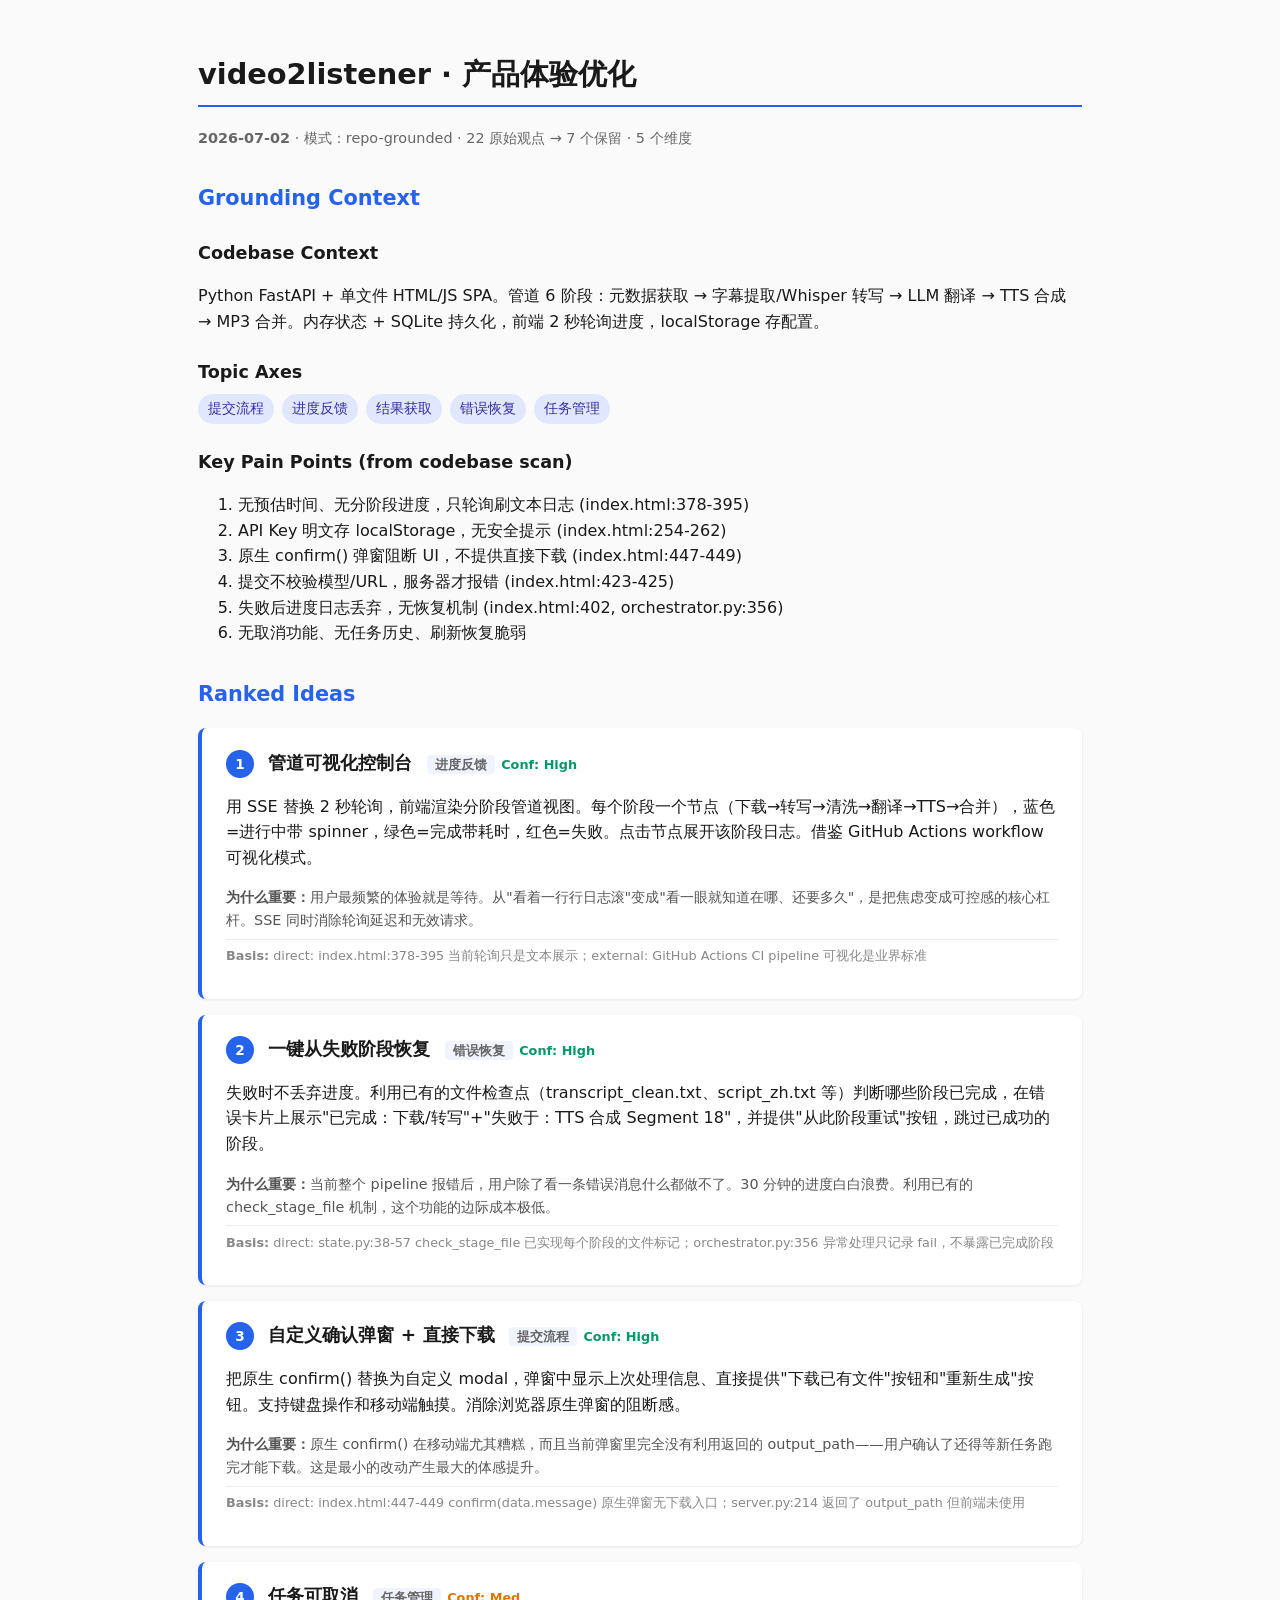
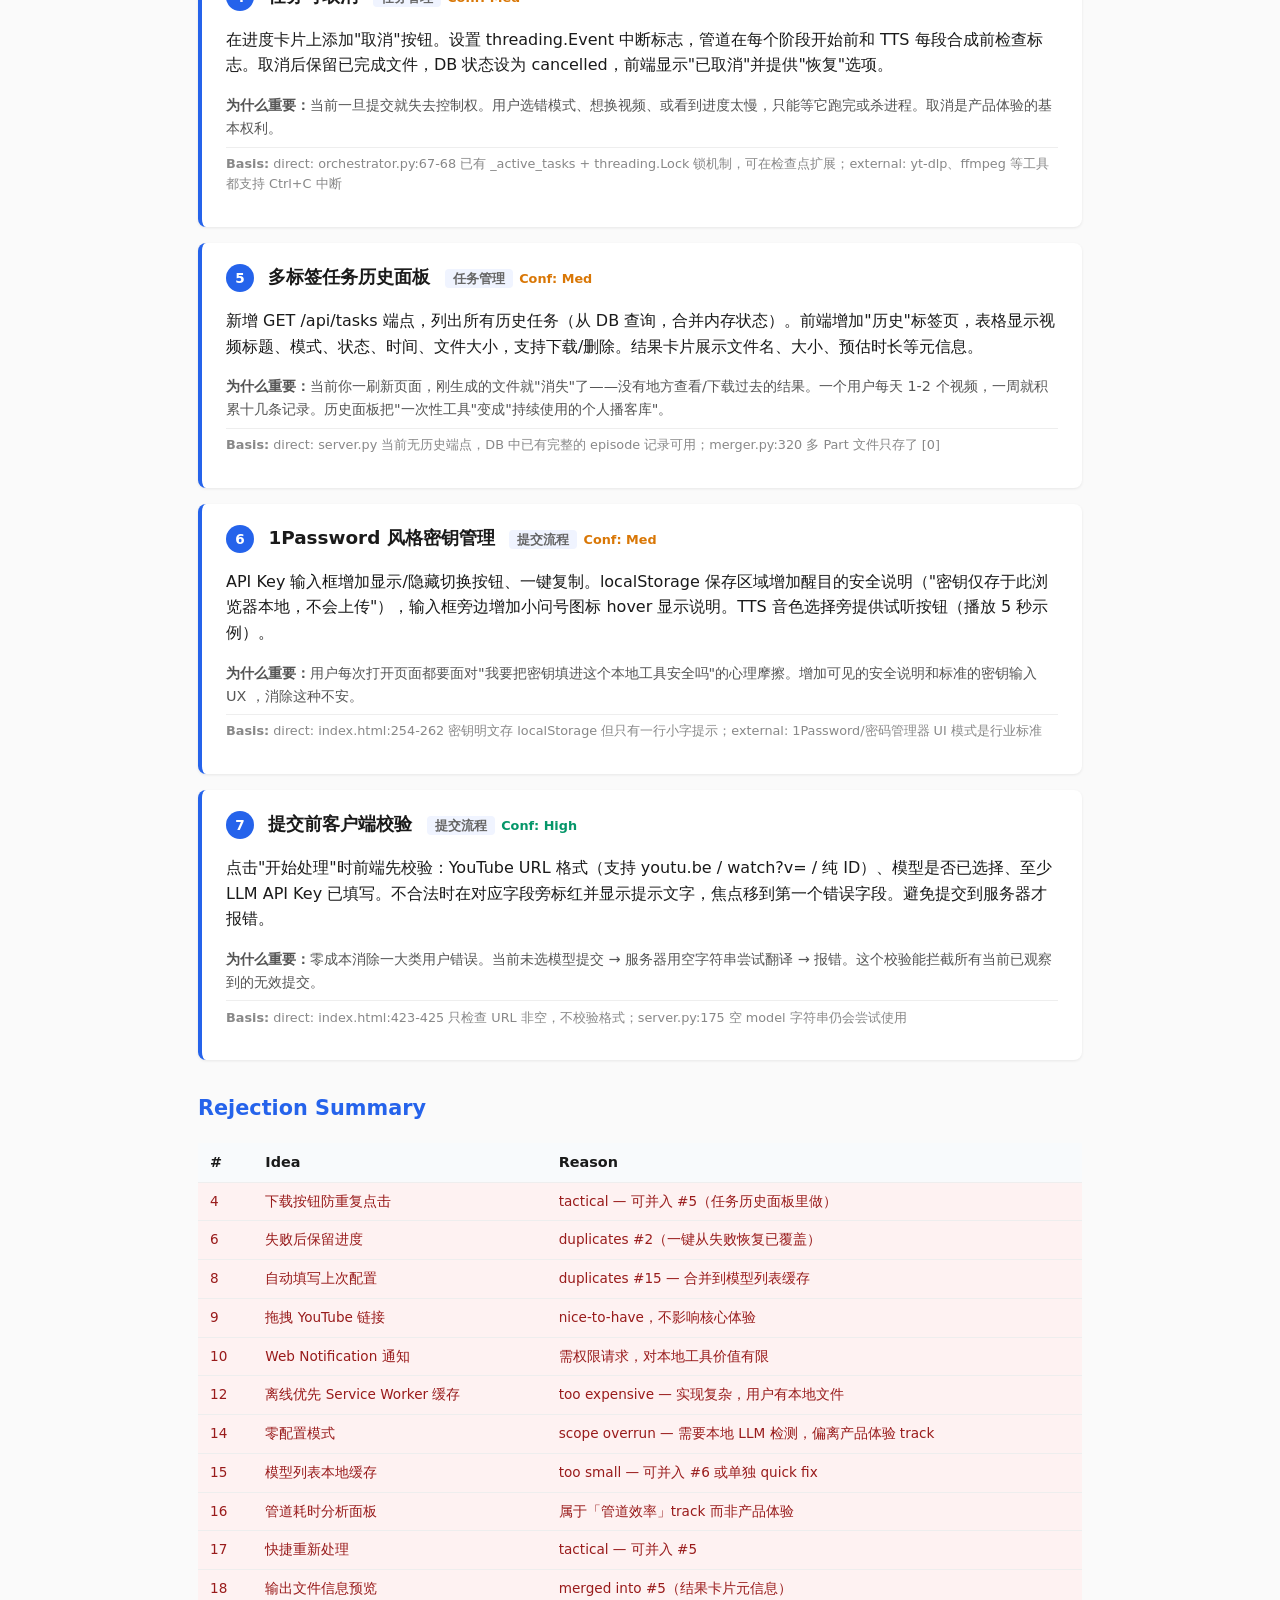
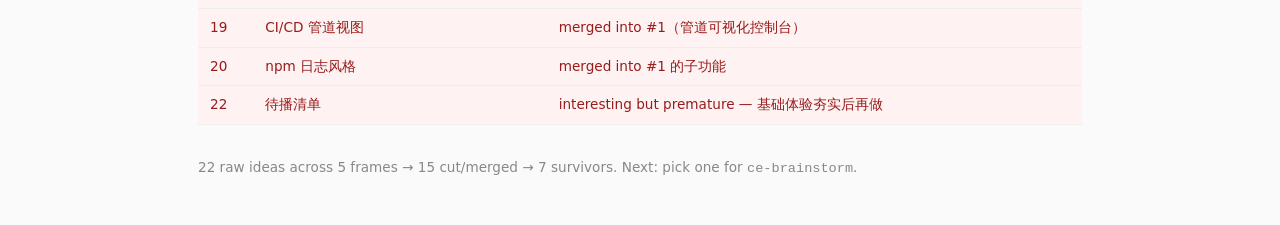
<file: docs/ideation/2026-07-02-product-experience-ideation.html>
<!DOCTYPE html>
<html lang="zh-CN">
<head>
<meta charset="UTF-8">
<meta name="viewport" content="width=device-width, initial-scale=1.0">
<title>video2listener 产品体验优化 — 创意输出</title>
<style>
  :root { font-family: system-ui, -apple-system, sans-serif; line-height: 1.6; color: #1a1a1a; max-width: 900px; margin: 0 auto; padding: 2rem 1rem; background: #fafafa; }
  h1 { font-size: 1.8rem; border-bottom: 2px solid #2563eb; padding-bottom: 0.5rem; }
  h2 { font-size: 1.3rem; margin-top: 2rem; color: #2563eb; }
  h3 { font-size: 1.1rem; margin: 1.5rem 0 0.5rem; }
  .meta { color: #666; font-size: 0.9rem; margin-bottom: 2rem; }
  .idea { background: #fff; border-radius: 8px; padding: 1.2rem 1.5rem; margin: 1rem 0; box-shadow: 0 1px 3px rgba(0,0,0,.08); border-left: 4px solid #2563eb; }
  .idea h3 { margin: 0 0 0.4rem; font-size: 1.15rem; }
  .idea .rank { display: inline-block; background: #2563eb; color: #fff; border-radius: 50%; width: 28px; height: 28px; text-align: center; line-height: 28px; font-weight: 700; font-size: 0.85rem; margin-right: 0.5rem; vertical-align: middle; }
  .idea .axis { font-size: 0.8rem; color: #666; background: #f0f4ff; padding: 2px 8px; border-radius: 4px; margin-left: 0.5rem; }
  .idea .conf { font-size: 0.8rem; font-weight: 600; }
  .conf-high { color: #059669; } .conf-med { color: #d97706; }
  .idea .rationale { color: #555; font-size: 0.9rem; margin: 0.6rem 0 0; }
  .idea .basis { font-size: 0.8rem; color: #888; margin-top: 0.4rem; border-top: 1px solid #eee; padding-top: 0.4rem; }
  table { width: 100%; border-collapse: collapse; margin: 1rem 0; font-size: 0.9rem; }
  th, td { text-align: left; padding: 8px 12px; border-bottom: 1px solid #eee; }
  th { background: #f8fafc; font-weight: 600; }
  .reject { background: #fef2f2; color: #991b1b; font-size: 0.85rem; }
  .axes { display: flex; gap: 0.5rem; flex-wrap: wrap; margin: 0.5rem 0; }
  .axis-tag { background: #e0e7ff; color: #3730a3; padding: 4px 10px; border-radius: 20px; font-size: 0.85rem; }
  .summary-box { background: #f0f9ff; border: 1px solid #bae6fd; border-radius: 8px; padding: 1rem 1.5rem; margin: 1rem 0; }
</style>
</head>
<body>

<h1>video2listener · 产品体验优化</h1>
<p class="meta">
  <strong>2026-07-02</strong> ·
  模式：repo-grounded ·
  22 原始观点 → 7 个保留 · 5 个维度
</p>

<h2>Grounding Context</h2>

<h3>Codebase Context</h3>
<p>Python FastAPI + 单文件 HTML/JS SPA。管道 6 阶段：元数据获取 → 字幕提取/Whisper 转写 → LLM 翻译 → TTS 合成 → MP3 合并。内存状态 + SQLite 持久化，前端 2 秒轮询进度，localStorage 存配置。</p>

<h3>Topic Axes</h3>
<div class="axes">
  <span class="axis-tag">提交流程</span>
  <span class="axis-tag">进度反馈</span>
  <span class="axis-tag">结果获取</span>
  <span class="axis-tag">错误恢复</span>
  <span class="axis-tag">任务管理</span>
</div>

<h3>Key Pain Points (from codebase scan)</h3>
<ol>
  <li>无预估时间、无分阶段进度，只轮询刷文本日志 (index.html:378-395)</li>
  <li>API Key 明文存 localStorage，无安全提示 (index.html:254-262)</li>
  <li>原生 confirm() 弹窗阻断 UI，不提供直接下载 (index.html:447-449)</li>
  <li>提交不校验模型/URL，服务器才报错 (index.html:423-425)</li>
  <li>失败后进度日志丢弃，无恢复机制 (index.html:402, orchestrator.py:356)</li>
  <li>无取消功能、无任务历史、刷新恢复脆弱</li>
</ol>

<h2>Ranked Ideas</h2>

<div class="idea">
  <h3><span class="rank">1</span> 管道可视化控制台 <span class="axis">进度反馈</span> <span class="conf conf-high">Conf: High</span></h3>
  <p>用 SSE 替换 2 秒轮询，前端渲染分阶段管道视图。每个阶段一个节点（下载→转写→清洗→翻译→TTS→合并），蓝色=进行中带 spinner，绿色=完成带耗时，红色=失败。点击节点展开该阶段日志。借鉴 GitHub Actions workflow 可视化模式。</p>
  <p class="rationale"><strong>为什么重要：</strong>用户最频繁的体验就是等待。从"看着一行行日志滚"变成"看一眼就知道在哪、还要多久"，是把焦虑变成可控感的核心杠杆。SSE 同时消除轮询延迟和无效请求。</p>
  <p class="basis"><strong>Basis:</strong> direct: index.html:378-395 当前轮询只是文本展示；external: GitHub Actions CI pipeline 可视化是业界标准</p>
</div>

<div class="idea">
  <h3><span class="rank">2</span> 一键从失败阶段恢复 <span class="axis">错误恢复</span> <span class="conf conf-high">Conf: High</span></h3>
  <p>失败时不丢弃进度。利用已有的文件检查点（transcript_clean.txt、script_zh.txt 等）判断哪些阶段已完成，在错误卡片上展示"已完成：下载/转写"+"失败于：TTS 合成 Segment 18"，并提供"从此阶段重试"按钮，跳过已成功的阶段。</p>
  <p class="rationale"><strong>为什么重要：</strong>当前整个 pipeline 报错后，用户除了看一条错误消息什么都做不了。30 分钟的进度白白浪费。利用已有的 check_stage_file 机制，这个功能的边际成本极低。</p>
  <p class="basis"><strong>Basis:</strong> direct: state.py:38-57 check_stage_file 已实现每个阶段的文件标记；orchestrator.py:356 异常处理只记录 fail，不暴露已完成阶段</p>
</div>

<div class="idea">
  <h3><span class="rank">3</span> 自定义确认弹窗 + 直接下载 <span class="axis">提交流程</span> <span class="conf conf-high">Conf: High</span></h3>
  <p>把原生 confirm() 替换为自定义 modal，弹窗中显示上次处理信息、直接提供"下载已有文件"按钮和"重新生成"按钮。支持键盘操作和移动端触摸。消除浏览器原生弹窗的阻断感。</p>
  <p class="rationale"><strong>为什么重要：</strong>原生 confirm() 在移动端尤其糟糕，而且当前弹窗里完全没有利用返回的 output_path——用户确认了还得等新任务跑完才能下载。这是最小的改动产生最大的体感提升。</p>
  <p class="basis"><strong>Basis:</strong> direct: index.html:447-449 confirm(data.message) 原生弹窗无下载入口；server.py:214 返回了 output_path 但前端未使用</p>
</div>

<div class="idea">
  <h3><span class="rank">4</span> 任务可取消 <span class="axis">任务管理</span> <span class="conf conf-med">Conf: Med</span></h3>
  <p>在进度卡片上添加"取消"按钮。设置 threading.Event 中断标志，管道在每个阶段开始前和 TTS 每段合成前检查标志。取消后保留已完成文件，DB 状态设为 cancelled，前端显示"已取消"并提供"恢复"选项。</p>
  <p class="rationale"><strong>为什么重要：</strong>当前一旦提交就失去控制权。用户选错模式、想换视频、或看到进度太慢，只能等它跑完或杀进程。取消是产品体验的基本权利。</p>
  <p class="basis"><strong>Basis:</strong> direct: orchestrator.py:67-68 已有 _active_tasks + threading.Lock 锁机制，可在检查点扩展；external: yt-dlp、ffmpeg 等工具都支持 Ctrl+C 中断</p>
</div>

<div class="idea">
  <h3><span class="rank">5</span> 多标签任务历史面板 <span class="axis">任务管理</span> <span class="conf conf-med">Conf: Med</span></h3>
  <p>新增 GET /api/tasks 端点，列出所有历史任务（从 DB 查询，合并内存状态）。前端增加"历史"标签页，表格显示视频标题、模式、状态、时间、文件大小，支持下载/删除。结果卡片展示文件名、大小、预估时长等元信息。</p>
  <p class="rationale"><strong>为什么重要：</strong>当前你一刷新页面，刚生成的文件就"消失"了——没有地方查看/下载过去的结果。一个用户每天 1-2 个视频，一周就积累十几条记录。历史面板把"一次性工具"变成"持续使用的个人播客库"。</p>
  <p class="basis"><strong>Basis:</strong> direct: server.py 当前无历史端点，DB 中已有完整的 episode 记录可用；merger.py:320 多 Part 文件只存了 [0]</p>
</div>

<div class="idea">
  <h3><span class="rank">6</span> 1Password 风格密钥管理 <span class="axis">提交流程</span> <span class="conf conf-med">Conf: Med</span></h3>
  <p>API Key 输入框增加显示/隐藏切换按钮、一键复制。localStorage 保存区域增加醒目的安全说明（"密钥仅存于此浏览器本地，不会上传"），输入框旁边增加小问号图标 hover 显示说明。TTS 音色选择旁提供试听按钮（播放 5 秒示例）。</p>
  <p class="rationale"><strong>为什么重要：</strong>用户每次打开页面都要面对"我要把密钥填进这个本地工具安全吗"的心理摩擦。增加可见的安全说明和标准的密钥输入 UX ，消除这种不安。</p>
  <p class="basis"><strong>Basis:</strong> direct: index.html:254-262 密钥明文存 localStorage 但只有一行小字提示；external: 1Password/密码管理器 UI 模式是行业标准</p>
</div>

<div class="idea">
  <h3><span class="rank">7</span> 提交前客户端校验 <span class="axis">提交流程</span> <span class="conf conf-high">Conf: High</span></h3>
  <p>点击"开始处理"时前端先校验：YouTube URL 格式（支持 youtu.be / watch?v= / 纯 ID）、模型是否已选择、至少 LLM API Key 已填写。不合法时在对应字段旁标红并显示提示文字，焦点移到第一个错误字段。避免提交到服务器才报错。</p>
  <p class="rationale"><strong>为什么重要：</strong>零成本消除一大类用户错误。当前未选模型提交 → 服务器用空字符串尝试翻译 → 报错。这个校验能拦截所有当前已观察到的无效提交。</p>
  <p class="basis"><strong>Basis:</strong> direct: index.html:423-425 只检查 URL 非空，不校验格式；server.py:175 空 model 字符串仍会尝试使用</p>
</div>

<h2>Rejection Summary</h2>
<table>
<thead><tr><th>#</th><th>Idea</th><th>Reason</th></tr></thead>
<tbody>
<tr class="reject"><td>4</td><td>下载按钮防重复点击</td><td>tactical — 可并入 #5（任务历史面板里做）</td></tr>
<tr class="reject"><td>6</td><td>失败后保留进度</td><td>duplicates #2（一键从失败恢复已覆盖）</td></tr>
<tr class="reject"><td>8</td><td>自动填写上次配置</td><td>duplicates #15 — 合并到模型列表缓存</td></tr>
<tr class="reject"><td>9</td><td>拖拽 YouTube 链接</td><td>nice-to-have，不影响核心体验</td></tr>
<tr class="reject"><td>10</td><td>Web Notification 通知</td><td>需权限请求，对本地工具价值有限</td></tr>
<tr class="reject"><td>12</td><td>离线优先 Service Worker 缓存</td><td>too expensive — 实现复杂，用户有本地文件</td></tr>
<tr class="reject"><td>14</td><td>零配置模式</td><td>scope overrun — 需要本地 LLM 检测，偏离产品体验 track</td></tr>
<tr class="reject"><td>15</td><td>模型列表本地缓存</td><td>too small — 可并入 #6 或单独 quick fix</td></tr>
<tr class="reject"><td>16</td><td>管道耗时分析面板</td><td>属于「管道效率」track 而非产品体验</td></tr>
<tr class="reject"><td>17</td><td>快捷重新处理</td><td>tactical — 可并入 #5</td></tr>
<tr class="reject"><td>18</td><td>输出文件信息预览</td><td>merged into #5（结果卡片元信息）</td></tr>
<tr class="reject"><td>19</td><td>CI/CD 管道视图</td><td>merged into #1（管道可视化控制台）</td></tr>
<tr class="reject"><td>20</td><td>npm 日志风格</td><td>merged into #1 的子功能</td></tr>
<tr class="reject"><td>22</td><td>待播清单</td><td>interesting but premature — 基础体验夯实后再做</td></tr>
</tbody>
</table>

<p style="margin-top: 2rem; color: #888; font-size: 0.85rem;">
  22 raw ideas across 5 frames → 15 cut/merged → 7 survivors. Next: pick one for <code>ce-brainstorm</code>.
</p>

</body>
</html>
</file>
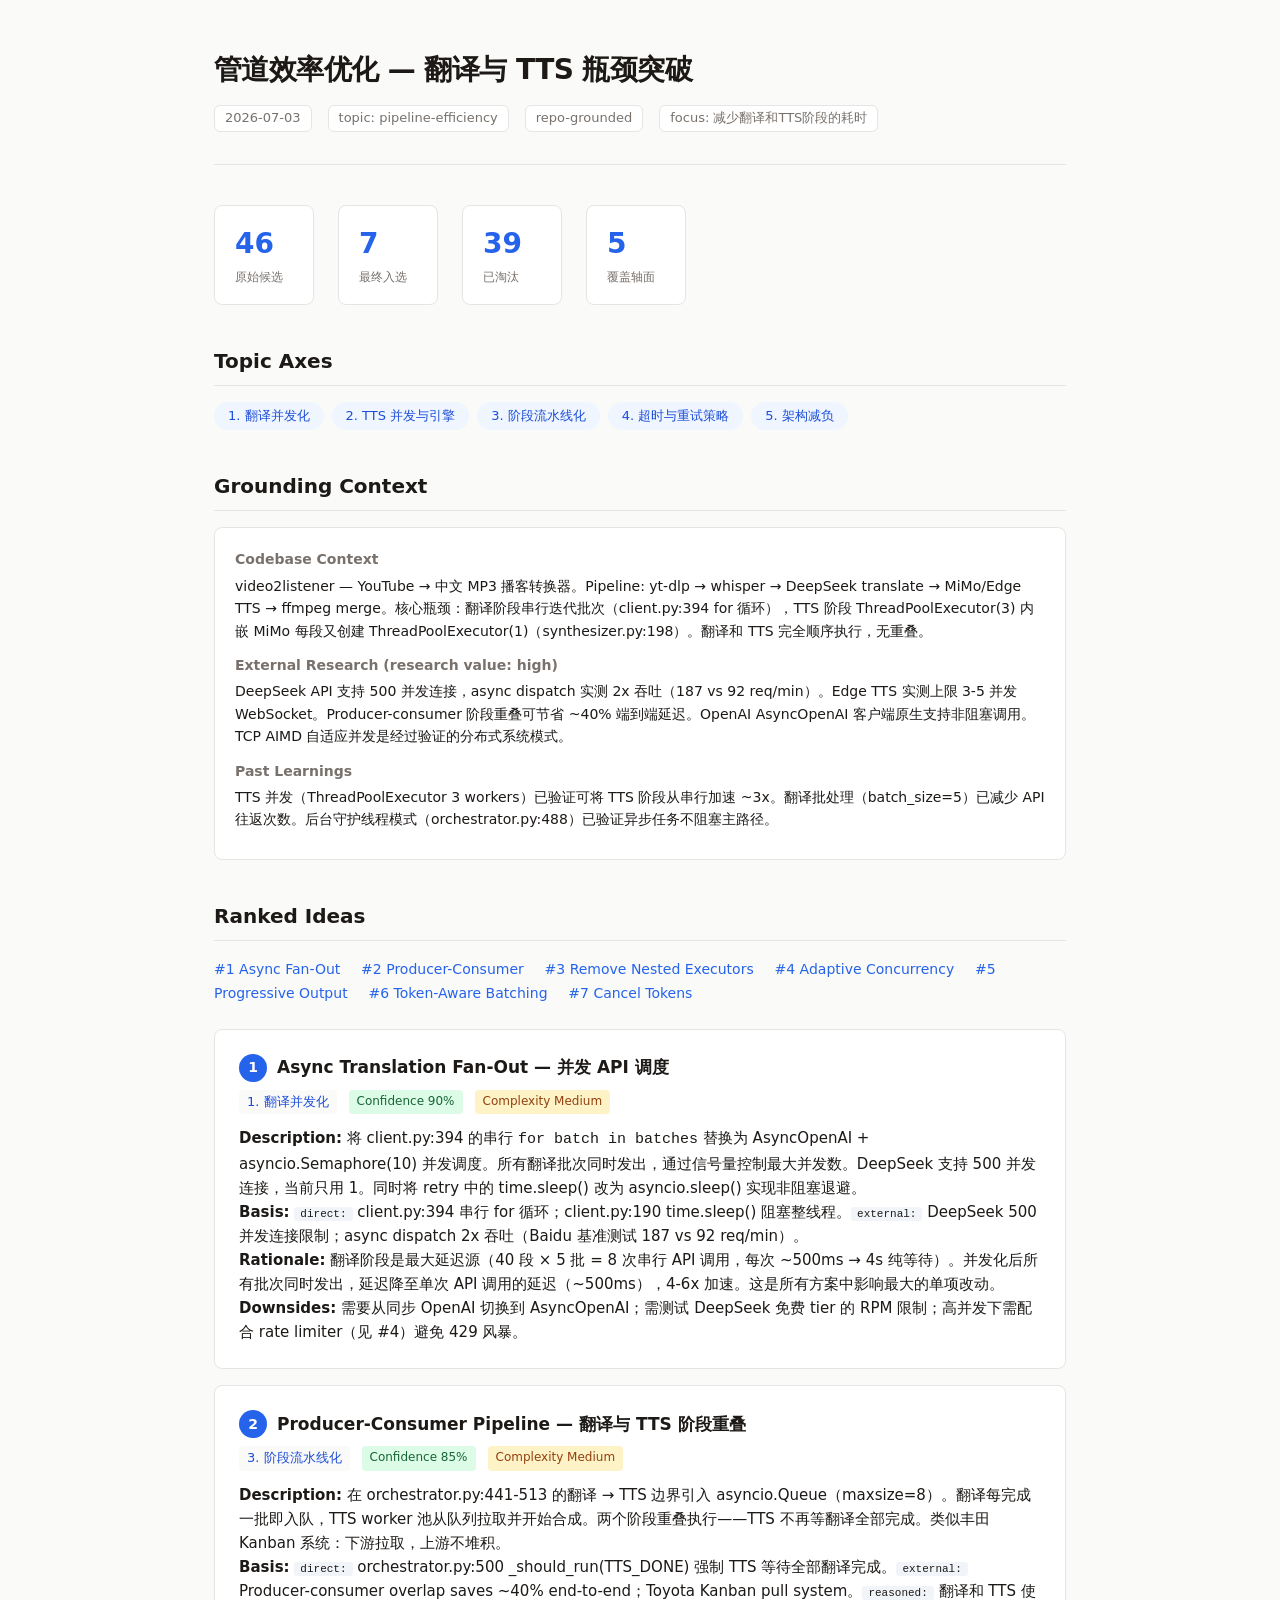
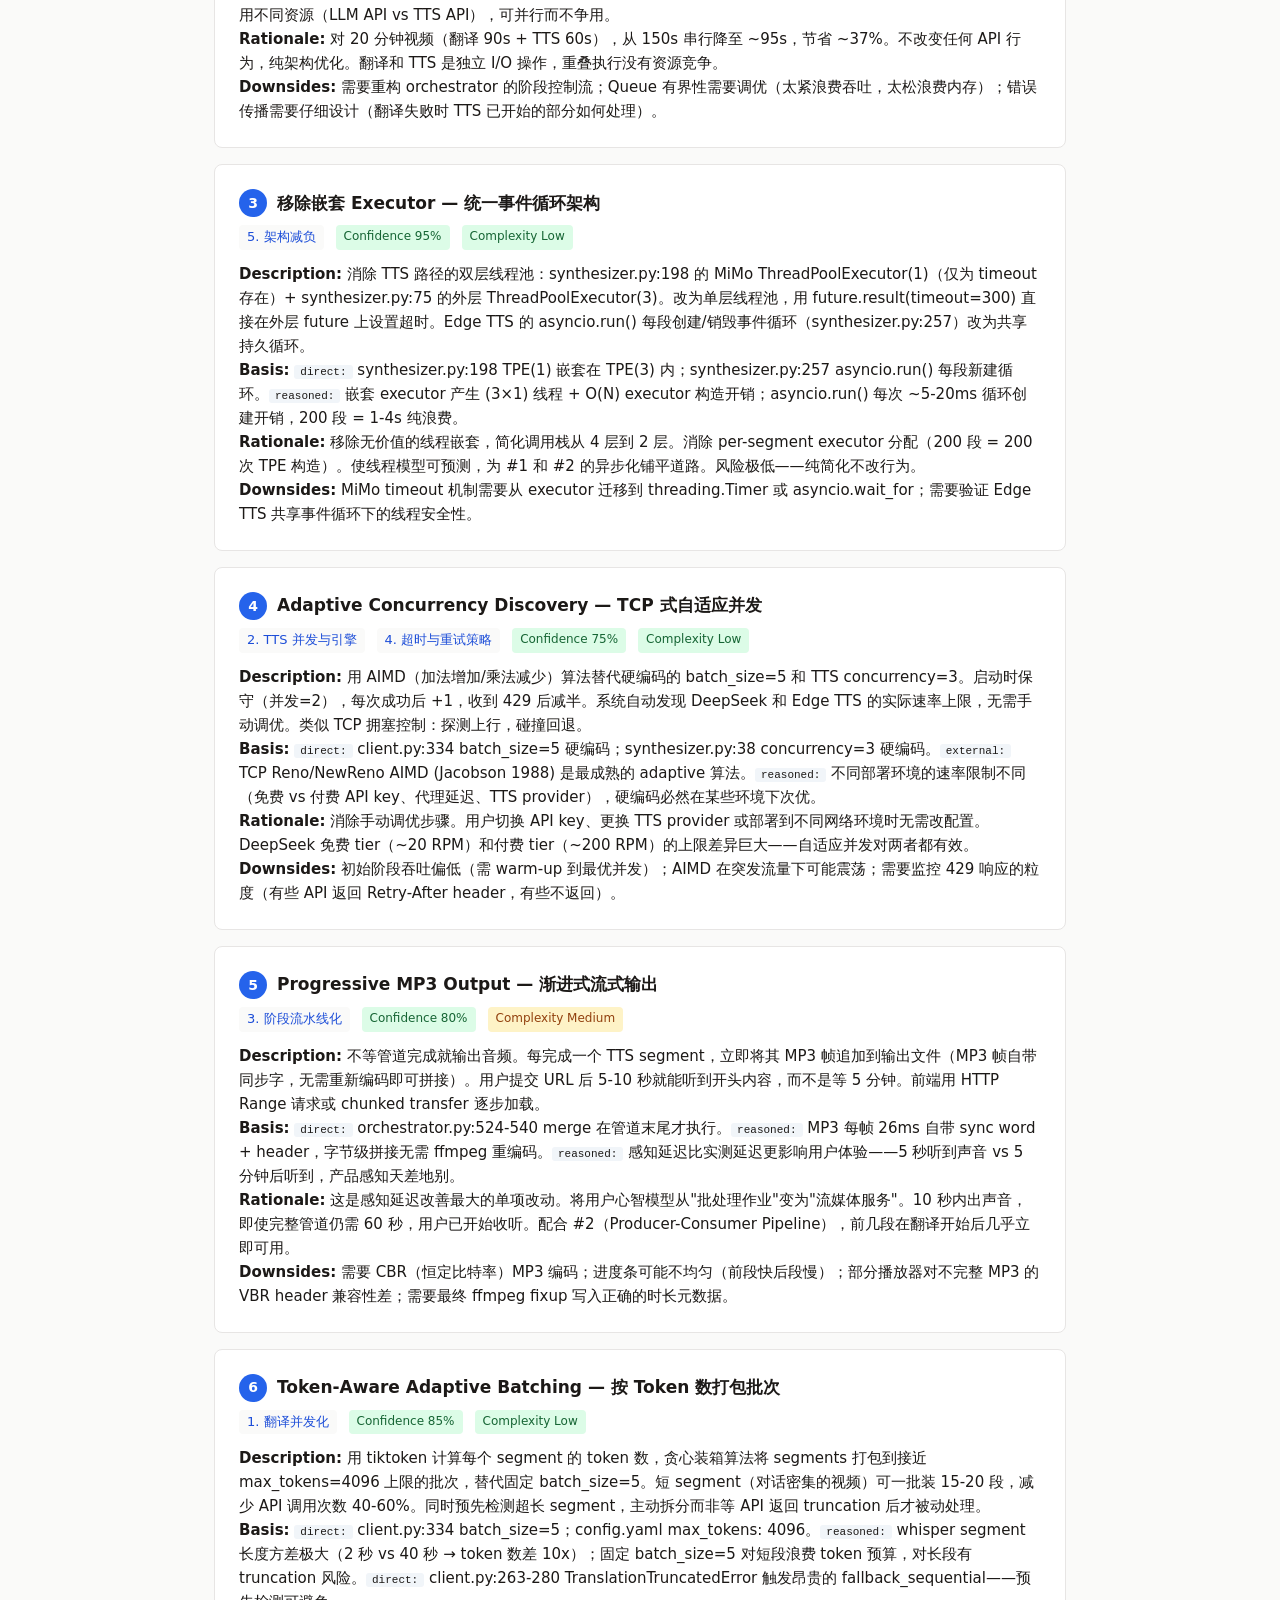
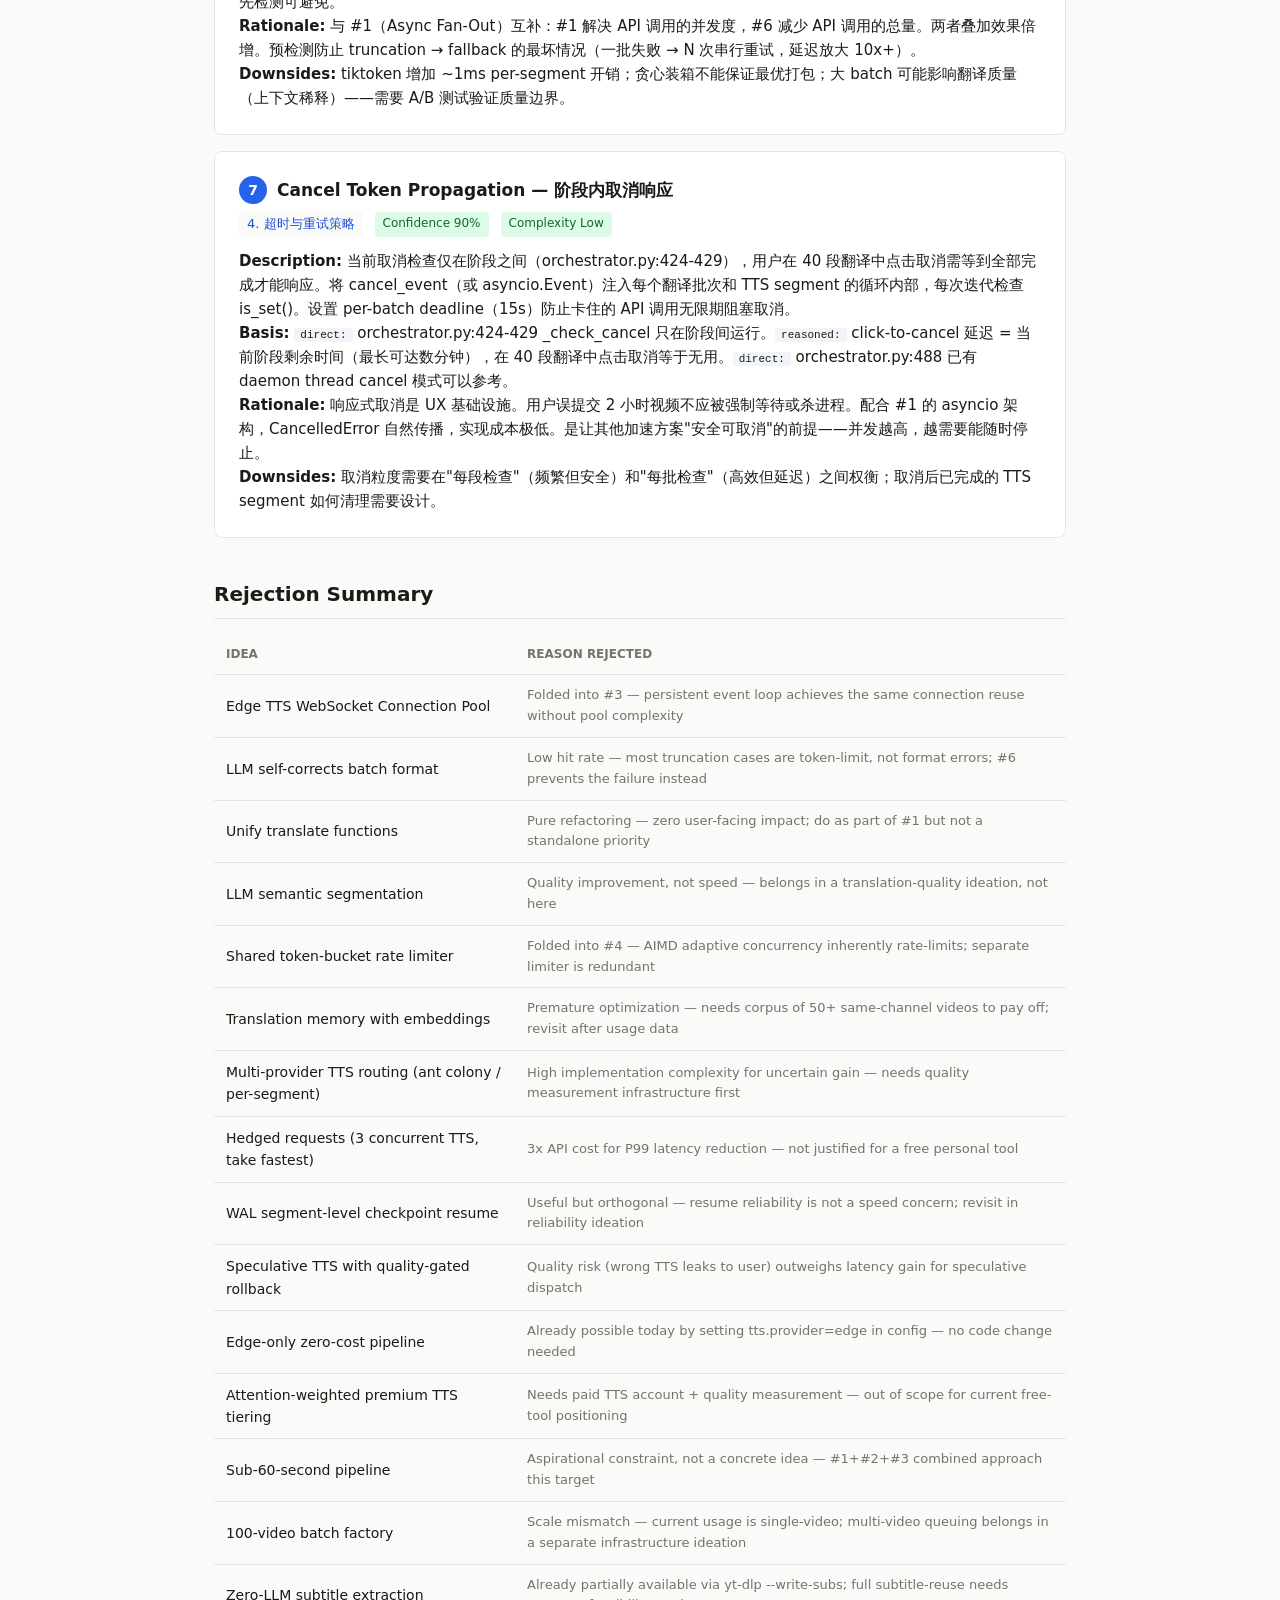
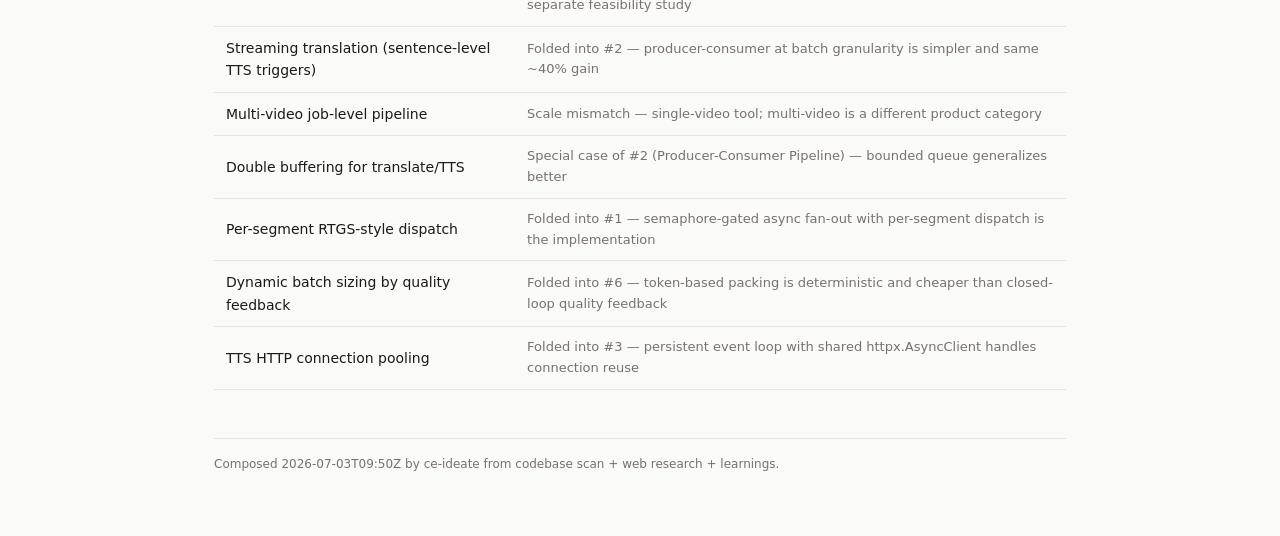
<file: docs/ideation/2026-07-03-pipeline-efficiency-ideation.html>
<!DOCTYPE html>
<html lang="zh-CN">
<head>
<meta charset="UTF-8">
<meta name="viewport" content="width=device-width, initial-scale=1.0">
<title>Ideation: 管道效率优化 — 翻译与 TTS 瓶颈突破</title>
<style>
  :root {
    --bg: #fafaf9;
    --surface: #ffffff;
    --text: #1c1917;
    --text-muted: #78716c;
    --accent: #2563eb;
    --accent-soft: #eff6ff;
    --accent-text: #1d4ed8;
    --border: #e7e5e4;
    --warn-soft: #fef3c7;
    --warn-text: #92400e;
    --success-soft: #dcfce7;
    --success-text: #166534;
    --radius: 8px;
  }
  *, *::before, *::after { box-sizing: border-box; margin: 0; padding: 0; }
  body {
    font-family: system-ui, -apple-system, "Segoe UI", Roboto, sans-serif;
    background: var(--bg);
    color: var(--text);
    line-height: 1.6;
    font-size: 15px;
  }
  .container {
    max-width: 900px;
    margin: 0 auto;
    padding: 48px 24px 64px;
  }
  header {
    margin-bottom: 40px;
    padding-bottom: 32px;
    border-bottom: 1px solid var(--border);
  }
  header h1 {
    font-size: 28px;
    font-weight: 700;
    letter-spacing: -0.02em;
    margin-bottom: 8px;
  }
  header .meta {
    display: flex; gap: 16px; flex-wrap: wrap;
    font-size: 13px; color: var(--text-muted);
    margin-top: 12px;
  }
  header .meta span {
    background: var(--surface);
    border: 1px solid var(--border);
    border-radius: 6px;
    padding: 2px 10px;
  }
  .stats {
    display: flex; gap: 24px; flex-wrap: wrap;
    margin-bottom: 40px;
  }
  .stat {
    background: var(--surface);
    border: 1px solid var(--border);
    border-radius: var(--radius);
    padding: 16px 20px;
    min-width: 100px;
  }
  .stat .num { font-size: 28px; font-weight: 700; color: var(--accent); }
  .stat .label { font-size: 12px; color: var(--text-muted); margin-top: 2px; }
  section {
    margin-bottom: 40px;
  }
  h2 {
    font-size: 20px;
    font-weight: 600;
    margin-bottom: 16px;
    padding-bottom: 8px;
    border-bottom: 1px solid var(--border);
  }
  h3 {
    font-size: 17px;
    font-weight: 600;
    margin-bottom: 8px;
  }
  .axes {
    display: flex; gap: 8px; flex-wrap: wrap;
    margin-bottom: 24px;
  }
  .axis-chip {
    background: var(--accent-soft);
    color: var(--accent-text);
    border-radius: 20px;
    padding: 4px 14px;
    font-size: 13px;
    font-weight: 500;
  }
  article.card {
    background: var(--surface);
    border: 1px solid var(--border);
    border-radius: var(--radius);
    padding: 24px;
    margin-bottom: 16px;
  }
  article.card h3 {
    display: flex; align-items: center; gap: 10px;
  }
  article.card h3 .rank {
    background: var(--accent);
    color: #fff;
    border-radius: 50%;
    width: 28px; height: 28px;
    display: flex; align-items: center; justify-content: center;
    font-size: 14px; font-weight: 700;
    flex-shrink: 0;
  }
  .card-meta {
    display: flex; gap: 12px; flex-wrap: wrap;
    font-size: 12px; color: var(--text-muted);
    margin: 8px 0 12px;
  }
  .card-meta span {
    background: var(--bg);
    border-radius: 4px;
    padding: 2px 8px;
  }
  .confidence-high { background: var(--success-soft) !important; color: var(--success-text) !important; }
  .complexity-low { background: #dcfce7 !important; color: #166534 !important; }
  .complexity-medium { background: #fef3c7 !important; color: #92400e !important; }
  .basis-tag {
    font-family: ui-monospace, monospace;
    font-size: 11px;
    background: #f1f5f9;
    border-radius: 3px;
    padding: 1px 6px;
  }
  table {
    width: 100%; border-collapse: collapse;
    font-size: 14px;
  }
  th, td {
    text-align: left; padding: 10px 12px;
    border-bottom: 1px solid var(--border);
  }
  th {
    font-size: 12px; color: var(--text-muted);
    font-weight: 600; text-transform: uppercase;
  }
  td.reason { color: var(--text-muted); font-size: 13px; }
  footer {
    margin-top: 48px; padding-top: 16px;
    border-top: 1px solid var(--border);
    font-size: 12px; color: var(--text-muted);
  }
  .jump-list { margin-bottom: 24px; }
  .jump-list a { color: var(--accent); text-decoration: none; margin-right: 16px; font-size: 14px; }
  .jump-list a:hover { text-decoration: underline; }
  .grounding-block {
    background: var(--surface);
    border: 1px solid var(--border);
    border-radius: var(--radius);
    padding: 20px;
    font-size: 14px;
  }
  .grounding-block h4 { font-size: 14px; margin: 12px 0 4px; color: var(--text-muted); }
  .grounding-block h4:first-child { margin-top: 0; }
  .grounding-block p { margin-bottom: 8px; }
  .grounding-block ul { margin: 4px 0 12px 20px; }
  .grounding-block li { margin-bottom: 4px; }
</style>
</head>
<body>
<div class="container">

<header>
  <h1>管道效率优化 — 翻译与 TTS 瓶颈突破</h1>
  <div class="meta">
    <span>2026-07-03</span>
    <span>topic: pipeline-efficiency</span>
    <span>repo-grounded</span>
    <span>focus: 减少翻译和TTS阶段的耗时</span>
  </div>
</header>

<div class="stats">
  <div class="stat"><div class="num">46</div><div class="label">原始候选</div></div>
  <div class="stat"><div class="num">7</div><div class="label">最终入选</div></div>
  <div class="stat"><div class="num">39</div><div class="label">已淘汰</div></div>
  <div class="stat"><div class="num">5</div><div class="label">覆盖轴面</div></div>
</div>

<section>
  <h2>Topic Axes</h2>
  <div class="axes">
    <span class="axis-chip">1. 翻译并发化</span>
    <span class="axis-chip">2. TTS 并发与引擎</span>
    <span class="axis-chip">3. 阶段流水线化</span>
    <span class="axis-chip">4. 超时与重试策略</span>
    <span class="axis-chip">5. 架构减负</span>
  </div>
</section>

<section>
  <h2>Grounding Context</h2>
  <div class="grounding-block">
    <h4>Codebase Context</h4>
    <p>video2listener — YouTube → 中文 MP3 播客转换器。Pipeline: yt-dlp → whisper → DeepSeek translate → MiMo/Edge TTS → ffmpeg merge。核心瓶颈：翻译阶段串行迭代批次（client.py:394 for 循环），TTS 阶段 ThreadPoolExecutor(3) 内嵌 MiMo 每段又创建 ThreadPoolExecutor(1)（synthesizer.py:198）。翻译和 TTS 完全顺序执行，无重叠。</p>

    <h4>External Research (research value: high)</h4>
    <p>DeepSeek API 支持 500 并发连接，async dispatch 实测 2x 吞吐（187 vs 92 req/min）。Edge TTS 实测上限 3-5 并发 WebSocket。Producer-consumer 阶段重叠可节省 ~40% 端到端延迟。OpenAI AsyncOpenAI 客户端原生支持非阻塞调用。TCP AIMD 自适应并发是经过验证的分布式系统模式。</p>

    <h4>Past Learnings</h4>
    <p>TTS 并发（ThreadPoolExecutor 3 workers）已验证可将 TTS 阶段从串行加速 ~3x。翻译批处理（batch_size=5）已减少 API 往返次数。后台守护线程模式（orchestrator.py:488）已验证异步任务不阻塞主路径。</p>
  </div>
</section>

<section id="ranked-ideas">
  <h2>Ranked Ideas</h2>
  <div class="jump-list">
    <a href="#idea1">#1 Async Fan-Out</a>
    <a href="#idea2">#2 Producer-Consumer</a>
    <a href="#idea3">#3 Remove Nested Executors</a>
    <a href="#idea4">#4 Adaptive Concurrency</a>
    <a href="#idea5">#5 Progressive Output</a>
    <a href="#idea6">#6 Token-Aware Batching</a>
    <a href="#idea7">#7 Cancel Tokens</a>
  </div>

  <article class="card" id="idea1">
    <h3><span class="rank">1</span>Async Translation Fan-Out — 并发 API 调度</h3>
    <div class="card-meta">
      <span class="axis-chip">1. 翻译并发化</span>
      <span class="confidence-high">Confidence 90%</span>
      <span class="complexity-medium">Complexity Medium</span>
    </div>
    <p><strong>Description:</strong> 将 client.py:394 的串行 <code>for batch in batches</code> 替换为 AsyncOpenAI + asyncio.Semaphore(10) 并发调度。所有翻译批次同时发出，通过信号量控制最大并发数。DeepSeek 支持 500 并发连接，当前只用 1。同时将 retry 中的 time.sleep() 改为 asyncio.sleep() 实现非阻塞退避。</p>
    <p><strong>Basis:</strong> <span class="basis-tag">direct:</span> client.py:394 串行 for 循环；client.py:190 time.sleep() 阻塞整线程。<span class="basis-tag">external:</span> DeepSeek 500 并发连接限制；async dispatch 2x 吞吐（Baidu 基准测试 187 vs 92 req/min）。</p>
    <p><strong>Rationale:</strong> 翻译阶段是最大延迟源（40 段 × 5 批 = 8 次串行 API 调用，每次 ~500ms → 4s 纯等待）。并发化后所有批次同时发出，延迟降至单次 API 调用的延迟（~500ms），4-6x 加速。这是所有方案中影响最大的单项改动。</p>
    <p><strong>Downsides:</strong> 需要从同步 OpenAI 切换到 AsyncOpenAI；需测试 DeepSeek 免费 tier 的 RPM 限制；高并发下需配合 rate limiter（见 #4）避免 429 风暴。</p>
  </article>

  <article class="card" id="idea2">
    <h3><span class="rank">2</span>Producer-Consumer Pipeline — 翻译与 TTS 阶段重叠</h3>
    <div class="card-meta">
      <span class="axis-chip">3. 阶段流水线化</span>
      <span class="confidence-high">Confidence 85%</span>
      <span class="complexity-medium">Complexity Medium</span>
    </div>
    <p><strong>Description:</strong> 在 orchestrator.py:441-513 的翻译 → TTS 边界引入 asyncio.Queue（maxsize=8）。翻译每完成一批即入队，TTS worker 池从队列拉取并开始合成。两个阶段重叠执行——TTS 不再等翻译全部完成。类似丰田 Kanban 系统：下游拉取，上游不堆积。</p>
    <p><strong>Basis:</strong> <span class="basis-tag">direct:</span> orchestrator.py:500 _should_run(TTS_DONE) 强制 TTS 等待全部翻译完成。<span class="basis-tag">external:</span> Producer-consumer overlap saves ~40% end-to-end；Toyota Kanban pull system。<span class="basis-tag">reasoned:</span> 翻译和 TTS 使用不同资源（LLM API vs TTS API），可并行而不争用。</p>
    <p><strong>Rationale:</strong> 对 20 分钟视频（翻译 90s + TTS 60s），从 150s 串行降至 ~95s，节省 ~37%。不改变任何 API 行为，纯架构优化。翻译和 TTS 是独立 I/O 操作，重叠执行没有资源竞争。</p>
    <p><strong>Downsides:</strong> 需要重构 orchestrator 的阶段控制流；Queue 有界性需要调优（太紧浪费吞吐，太松浪费内存）；错误传播需要仔细设计（翻译失败时 TTS 已开始的部分如何处理）。</p>
  </article>

  <article class="card" id="idea3">
    <h3><span class="rank">3</span>移除嵌套 Executor — 统一事件循环架构</h3>
    <div class="card-meta">
      <span class="axis-chip">5. 架构减负</span>
      <span class="confidence-high">Confidence 95%</span>
      <span class="complexity-low">Complexity Low</span>
    </div>
    <p><strong>Description:</strong> 消除 TTS 路径的双层线程池：synthesizer.py:198 的 MiMo ThreadPoolExecutor(1)（仅为 timeout 存在）+ synthesizer.py:75 的外层 ThreadPoolExecutor(3)。改为单层线程池，用 future.result(timeout=300) 直接在外层 future 上设置超时。Edge TTS 的 asyncio.run() 每段创建/销毁事件循环（synthesizer.py:257）改为共享持久循环。</p>
    <p><strong>Basis:</strong> <span class="basis-tag">direct:</span> synthesizer.py:198 TPE(1) 嵌套在 TPE(3) 内；synthesizer.py:257 asyncio.run() 每段新建循环。<span class="basis-tag">reasoned:</span> 嵌套 executor 产生 (3×1) 线程 + O(N) executor 构造开销；asyncio.run() 每次 ~5-20ms 循环创建开销，200 段 = 1-4s 纯浪费。</p>
    <p><strong>Rationale:</strong> 移除无价值的线程嵌套，简化调用栈从 4 层到 2 层。消除 per-segment executor 分配（200 段 = 200 次 TPE 构造）。使线程模型可预测，为 #1 和 #2 的异步化铺平道路。风险极低——纯简化不改行为。</p>
    <p><strong>Downsides:</strong> MiMo timeout 机制需要从 executor 迁移到 threading.Timer 或 asyncio.wait_for；需要验证 Edge TTS 共享事件循环下的线程安全性。</p>
  </article>

  <article class="card" id="idea4">
    <h3><span class="rank">4</span>Adaptive Concurrency Discovery — TCP 式自适应并发</h3>
    <div class="card-meta">
      <span class="axis-chip">2. TTS 并发与引擎</span>
      <span class="axis-chip">4. 超时与重试策略</span>
      <span class="confidence-high">Confidence 75%</span>
      <span class="complexity-low">Complexity Low</span>
    </div>
    <p><strong>Description:</strong> 用 AIMD（加法增加/乘法减少）算法替代硬编码的 batch_size=5 和 TTS concurrency=3。启动时保守（并发=2），每次成功后 +1，收到 429 后减半。系统自动发现 DeepSeek 和 Edge TTS 的实际速率上限，无需手动调优。类似 TCP 拥塞控制：探测上行，碰撞回退。</p>
    <p><strong>Basis:</strong> <span class="basis-tag">direct:</span> client.py:334 batch_size=5 硬编码；synthesizer.py:38 concurrency=3 硬编码。<span class="basis-tag">external:</span> TCP Reno/NewReno AIMD (Jacobson 1988) 是最成熟的 adaptive 算法。<span class="basis-tag">reasoned:</span> 不同部署环境的速率限制不同（免费 vs 付费 API key、代理延迟、TTS provider），硬编码必然在某些环境下次优。</p>
    <p><strong>Rationale:</strong> 消除手动调优步骤。用户切换 API key、更换 TTS provider 或部署到不同网络环境时无需改配置。DeepSeek 免费 tier（~20 RPM）和付费 tier（~200 RPM）的上限差异巨大——自适应并发对两者都有效。</p>
    <p><strong>Downsides:</strong> 初始阶段吞吐偏低（需 warm-up 到最优并发）；AIMD 在突发流量下可能震荡；需要监控 429 响应的粒度（有些 API 返回 Retry-After header，有些不返回）。</p>
  </article>

  <article class="card" id="idea5">
    <h3><span class="rank">5</span>Progressive MP3 Output — 渐进式流式输出</h3>
    <div class="card-meta">
      <span class="axis-chip">3. 阶段流水线化</span>
      <span class="confidence-high">Confidence 80%</span>
      <span class="complexity-medium">Complexity Medium</span>
    </div>
    <p><strong>Description:</strong> 不等管道完成就输出音频。每完成一个 TTS segment，立即将其 MP3 帧追加到输出文件（MP3 帧自带同步字，无需重新编码即可拼接）。用户提交 URL 后 5-10 秒就能听到开头内容，而不是等 5 分钟。前端用 HTTP Range 请求或 chunked transfer 逐步加载。</p>
    <p><strong>Basis:</strong> <span class="basis-tag">direct:</span> orchestrator.py:524-540 merge 在管道末尾才执行。<span class="basis-tag">reasoned:</span> MP3 每帧 26ms 自带 sync word + header，字节级拼接无需 ffmpeg 重编码。<span class="basis-tag">reasoned:</span> 感知延迟比实测延迟更影响用户体验——5 秒听到声音 vs 5 分钟后听到，产品感知天差地别。</p>
    <p><strong>Rationale:</strong> 这是感知延迟改善最大的单项改动。将用户心智模型从"批处理作业"变为"流媒体服务"。10 秒内出声音，即使完整管道仍需 60 秒，用户已开始收听。配合 #2（Producer-Consumer Pipeline），前几段在翻译开始后几乎立即可用。</p>
    <p><strong>Downsides:</strong> 需要 CBR（恒定比特率）MP3 编码；进度条可能不均匀（前段快后段慢）；部分播放器对不完整 MP3 的 VBR header 兼容性差；需要最终 ffmpeg fixup 写入正确的时长元数据。</p>
  </article>

  <article class="card" id="idea6">
    <h3><span class="rank">6</span>Token-Aware Adaptive Batching — 按 Token 数打包批次</h3>
    <div class="card-meta">
      <span class="axis-chip">1. 翻译并发化</span>
      <span class="confidence-high">Confidence 85%</span>
      <span class="complexity-low">Complexity Low</span>
    </div>
    <p><strong>Description:</strong> 用 tiktoken 计算每个 segment 的 token 数，贪心装箱算法将 segments 打包到接近 max_tokens=4096 上限的批次，替代固定 batch_size=5。短 segment（对话密集的视频）可一批装 15-20 段，减少 API 调用次数 40-60%。同时预先检测超长 segment，主动拆分而非等 API 返回 truncation 后才被动处理。</p>
    <p><strong>Basis:</strong> <span class="basis-tag">direct:</span> client.py:334 batch_size=5；config.yaml max_tokens: 4096。<span class="basis-tag">reasoned:</span> whisper segment 长度方差极大（2 秒 vs 40 秒 → token 数差 10x）；固定 batch_size=5 对短段浪费 token 预算，对长段有 truncation 风险。<span class="basis-tag">direct:</span> client.py:263-280 TranslationTruncatedError 触发昂贵的 fallback_sequential——预先检测可避免。</p>
    <p><strong>Rationale:</strong> 与 #1（Async Fan-Out）互补：#1 解决 API 调用的并发度，#6 减少 API 调用的总量。两者叠加效果倍增。预检测防止 truncation → fallback 的最坏情况（一批失败 → N 次串行重试，延迟放大 10x+）。</p>
    <p><strong>Downsides:</strong> tiktoken 增加 ~1ms per-segment 开销；贪心装箱不能保证最优打包；大 batch 可能影响翻译质量（上下文稀释）——需要 A/B 测试验证质量边界。</p>
  </article>

  <article class="card" id="idea7">
    <h3><span class="rank">7</span>Cancel Token Propagation — 阶段内取消响应</h3>
    <div class="card-meta">
      <span class="axis-chip">4. 超时与重试策略</span>
      <span class="confidence-high">Confidence 90%</span>
      <span class="complexity-low">Complexity Low</span>
    </div>
    <p><strong>Description:</strong> 当前取消检查仅在阶段之间（orchestrator.py:424-429），用户在 40 段翻译中点击取消需等到全部完成才能响应。将 cancel_event（或 asyncio.Event）注入每个翻译批次和 TTS segment 的循环内部，每次迭代检查 is_set()。设置 per-batch deadline（15s）防止卡住的 API 调用无限期阻塞取消。</p>
    <p><strong>Basis:</strong> <span class="basis-tag">direct:</span> orchestrator.py:424-429 _check_cancel 只在阶段间运行。<span class="basis-tag">reasoned:</span> click-to-cancel 延迟 = 当前阶段剩余时间（最长可达数分钟），在 40 段翻译中点击取消等于无用。<span class="basis-tag">direct:</span> orchestrator.py:488 已有 daemon thread cancel 模式可以参考。</p>
    <p><strong>Rationale:</strong> 响应式取消是 UX 基础设施。用户误提交 2 小时视频不应被强制等待或杀进程。配合 #1 的 asyncio 架构，CancelledError 自然传播，实现成本极低。是让其他加速方案"安全可取消"的前提——并发越高，越需要能随时停止。</p>
    <p><strong>Downsides:</strong> 取消粒度需要在"每段检查"（频繁但安全）和"每批检查"（高效但延迟）之间权衡；取消后已完成的 TTS segment 如何清理需要设计。</p>
  </article>
</section>

<section>
  <h2>Rejection Summary</h2>
  <table>
    <thead>
      <tr><th>Idea</th><th>Reason Rejected</th></tr>
    </thead>
    <tbody>
      <tr><td>Edge TTS WebSocket Connection Pool</td><td class="reason">Folded into #3 — persistent event loop achieves the same connection reuse without pool complexity</td></tr>
      <tr><td>LLM self-corrects batch format</td><td class="reason">Low hit rate — most truncation cases are token-limit, not format errors; #6 prevents the failure instead</td></tr>
      <tr><td>Unify translate functions</td><td class="reason">Pure refactoring — zero user-facing impact; do as part of #1 but not a standalone priority</td></tr>
      <tr><td>LLM semantic segmentation</td><td class="reason">Quality improvement, not speed — belongs in a translation-quality ideation, not here</td></tr>
      <tr><td>Shared token-bucket rate limiter</td><td class="reason">Folded into #4 — AIMD adaptive concurrency inherently rate-limits; separate limiter is redundant</td></tr>
      <tr><td>Translation memory with embeddings</td><td class="reason">Premature optimization — needs corpus of 50+ same-channel videos to pay off; revisit after usage data</td></tr>
      <tr><td>Multi-provider TTS routing (ant colony / per-segment)</td><td class="reason">High implementation complexity for uncertain gain — needs quality measurement infrastructure first</td></tr>
      <tr><td>Hedged requests (3 concurrent TTS, take fastest)</td><td class="reason">3x API cost for P99 latency reduction — not justified for a free personal tool</td></tr>
      <tr><td>WAL segment-level checkpoint resume</td><td class="reason">Useful but orthogonal — resume reliability is not a speed concern; revisit in reliability ideation</td></tr>
      <tr><td>Speculative TTS with quality-gated rollback</td><td class="reason">Quality risk (wrong TTS leaks to user) outweighs latency gain for speculative dispatch</td></tr>
      <tr><td>Edge-only zero-cost pipeline</td><td class="reason">Already possible today by setting tts.provider=edge in config — no code change needed</td></tr>
      <tr><td>Attention-weighted premium TTS tiering</td><td class="reason">Needs paid TTS account + quality measurement — out of scope for current free-tool positioning</td></tr>
      <tr><td>Sub-60-second pipeline</td><td class="reason">Aspirational constraint, not a concrete idea — #1+#2+#3 combined approach this target</td></tr>
      <tr><td>100-video batch factory</td><td class="reason">Scale mismatch — current usage is single-video; multi-video queuing belongs in a separate infrastructure ideation</td></tr>
      <tr><td>Zero-LLM subtitle extraction</td><td class="reason">Already partially available via yt-dlp --write-subs; full subtitle-reuse needs separate feasibility study</td></tr>
      <tr><td>Streaming translation (sentence-level TTS triggers)</td><td class="reason">Folded into #2 — producer-consumer at batch granularity is simpler and same ~40% gain</td></tr>
      <tr><td>Multi-video job-level pipeline</td><td class="reason">Scale mismatch — single-video tool; multi-video is a different product category</td></tr>
      <tr><td>Double buffering for translate/TTS</td><td class="reason">Special case of #2 (Producer-Consumer Pipeline) — bounded queue generalizes better</td></tr>
      <tr><td>Per-segment RTGS-style dispatch</td><td class="reason">Folded into #1 — semaphore-gated async fan-out with per-segment dispatch is the implementation</td></tr>
      <tr><td>Dynamic batch sizing by quality feedback</td><td class="reason">Folded into #6 — token-based packing is deterministic and cheaper than closed-loop quality feedback</td></tr>
      <tr><td>TTS HTTP connection pooling</td><td class="reason">Folded into #3 — persistent event loop with shared httpx.AsyncClient handles connection reuse</td></tr>
    </tbody>
  </table>
</section>

<footer class="composition-signal">
  Composed 2026-07-03T09:50Z by ce-ideate from codebase scan + web research + learnings.
</footer>

</div>
</body>
</html>
</file>
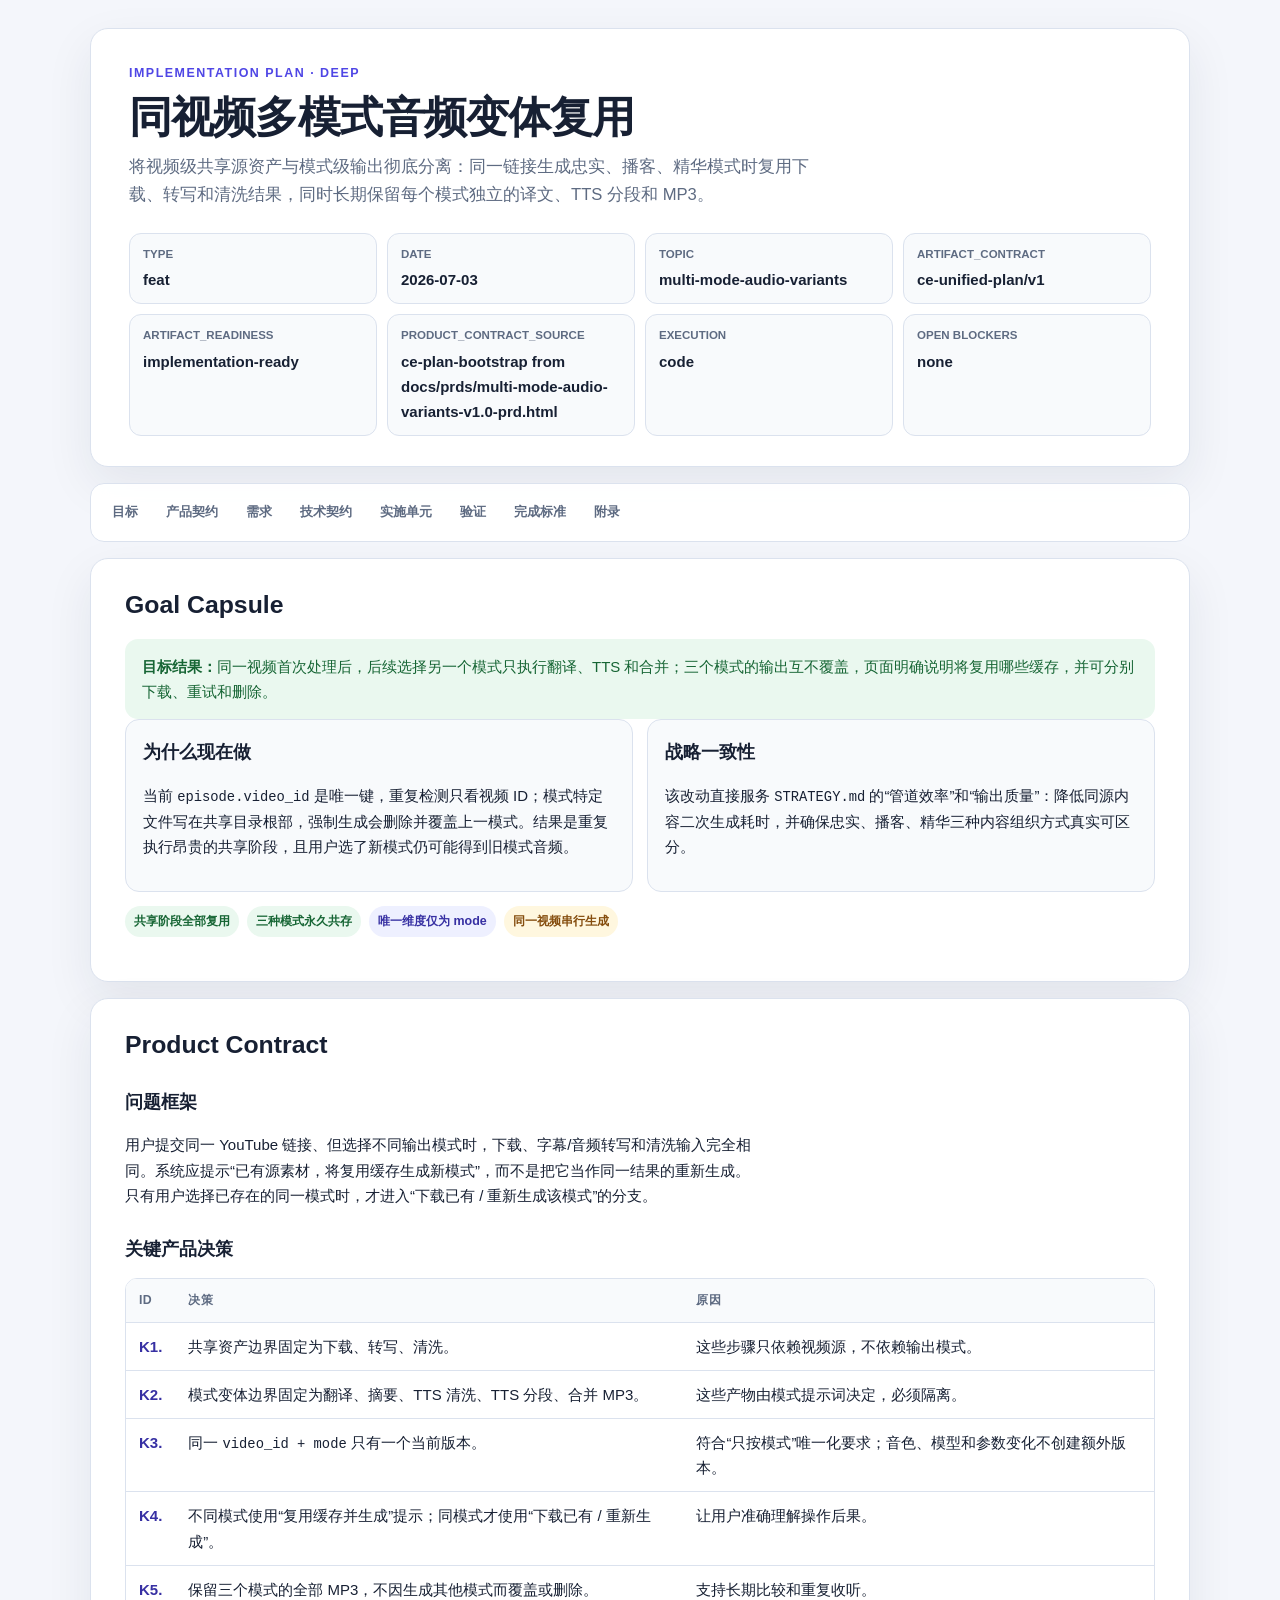
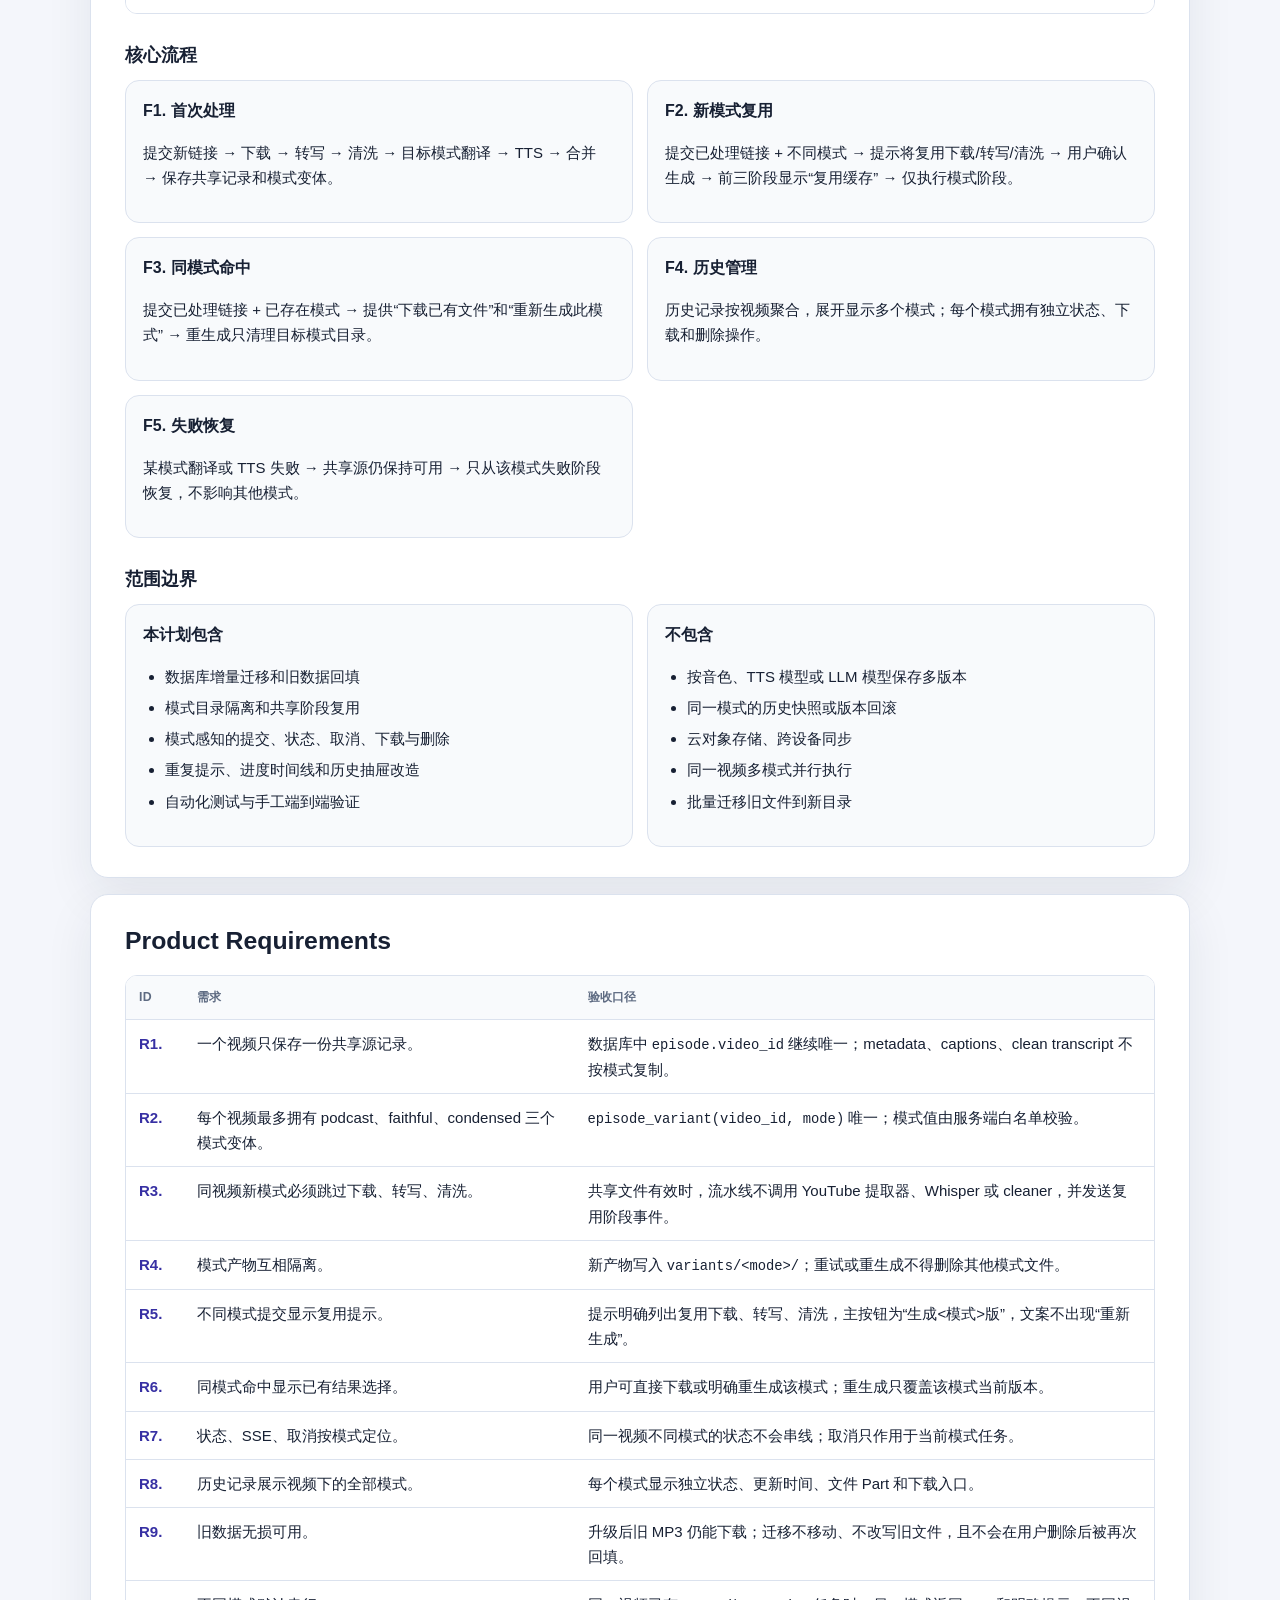
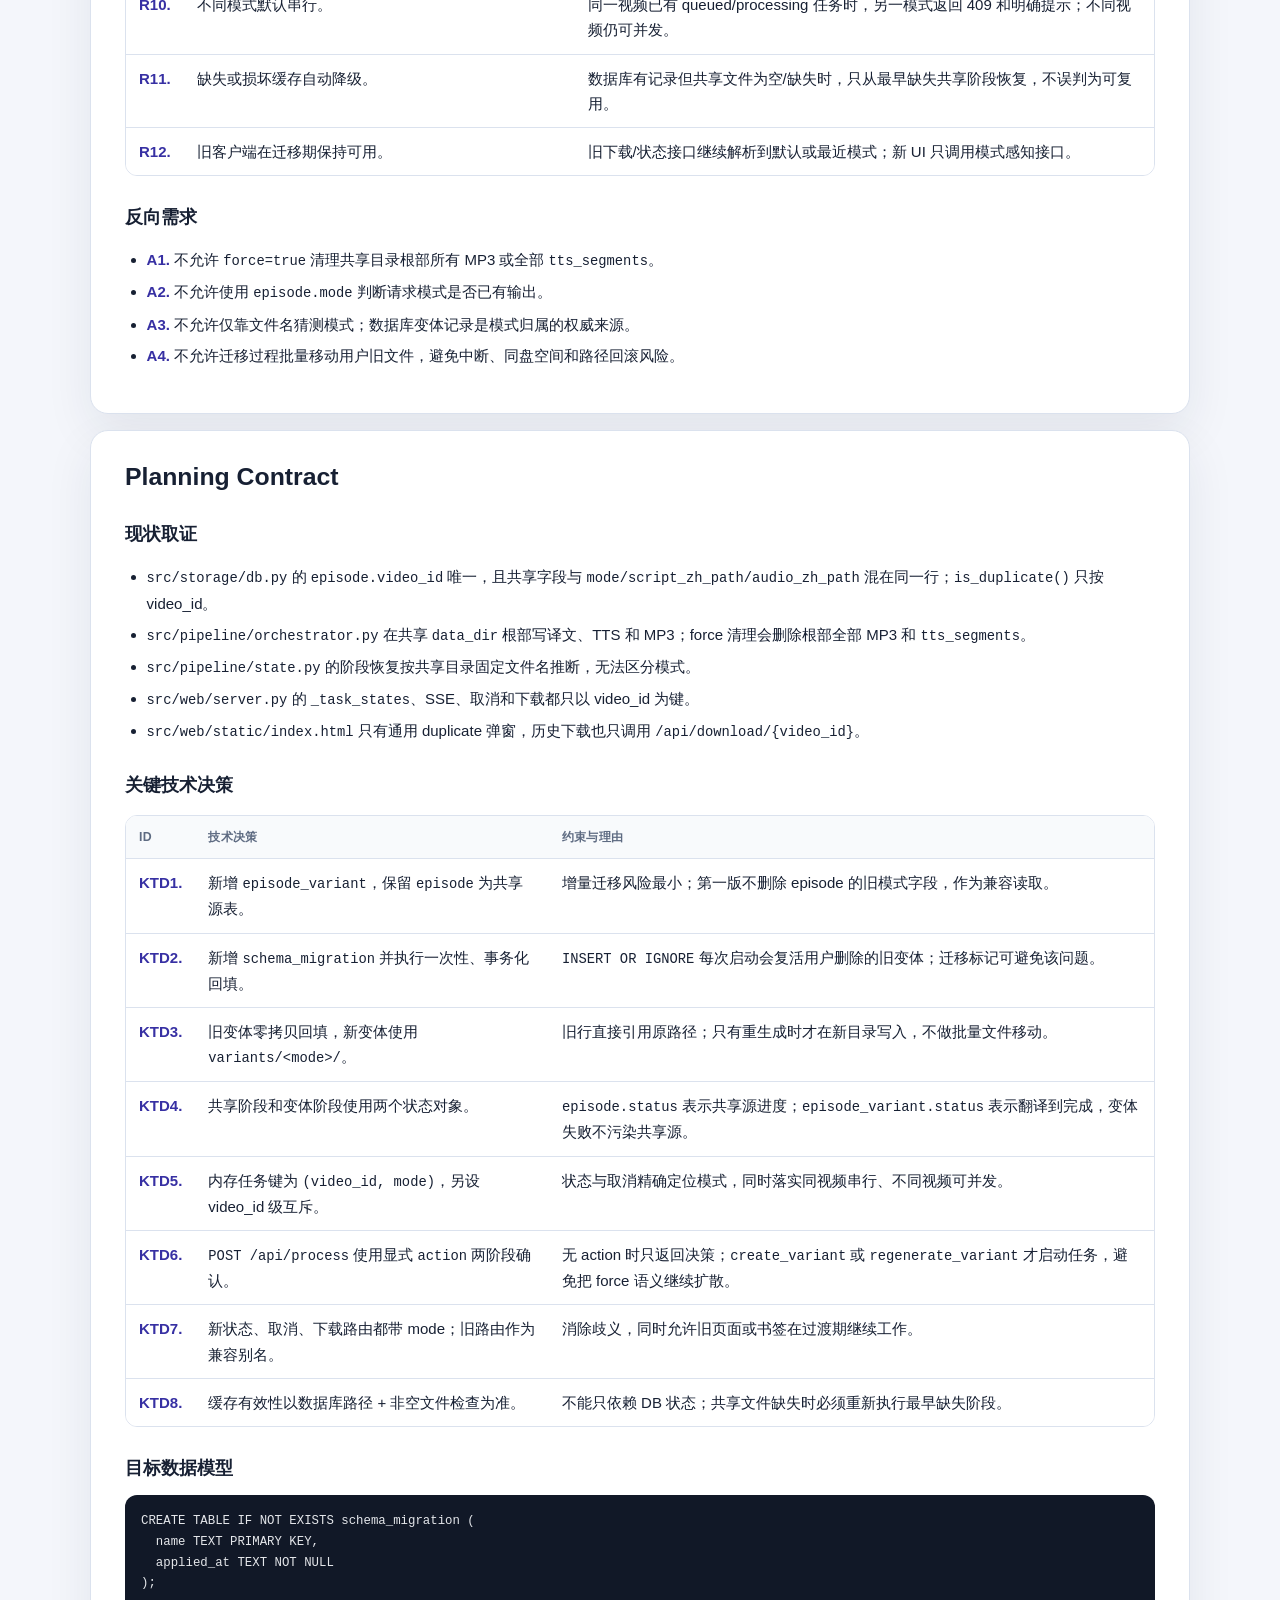
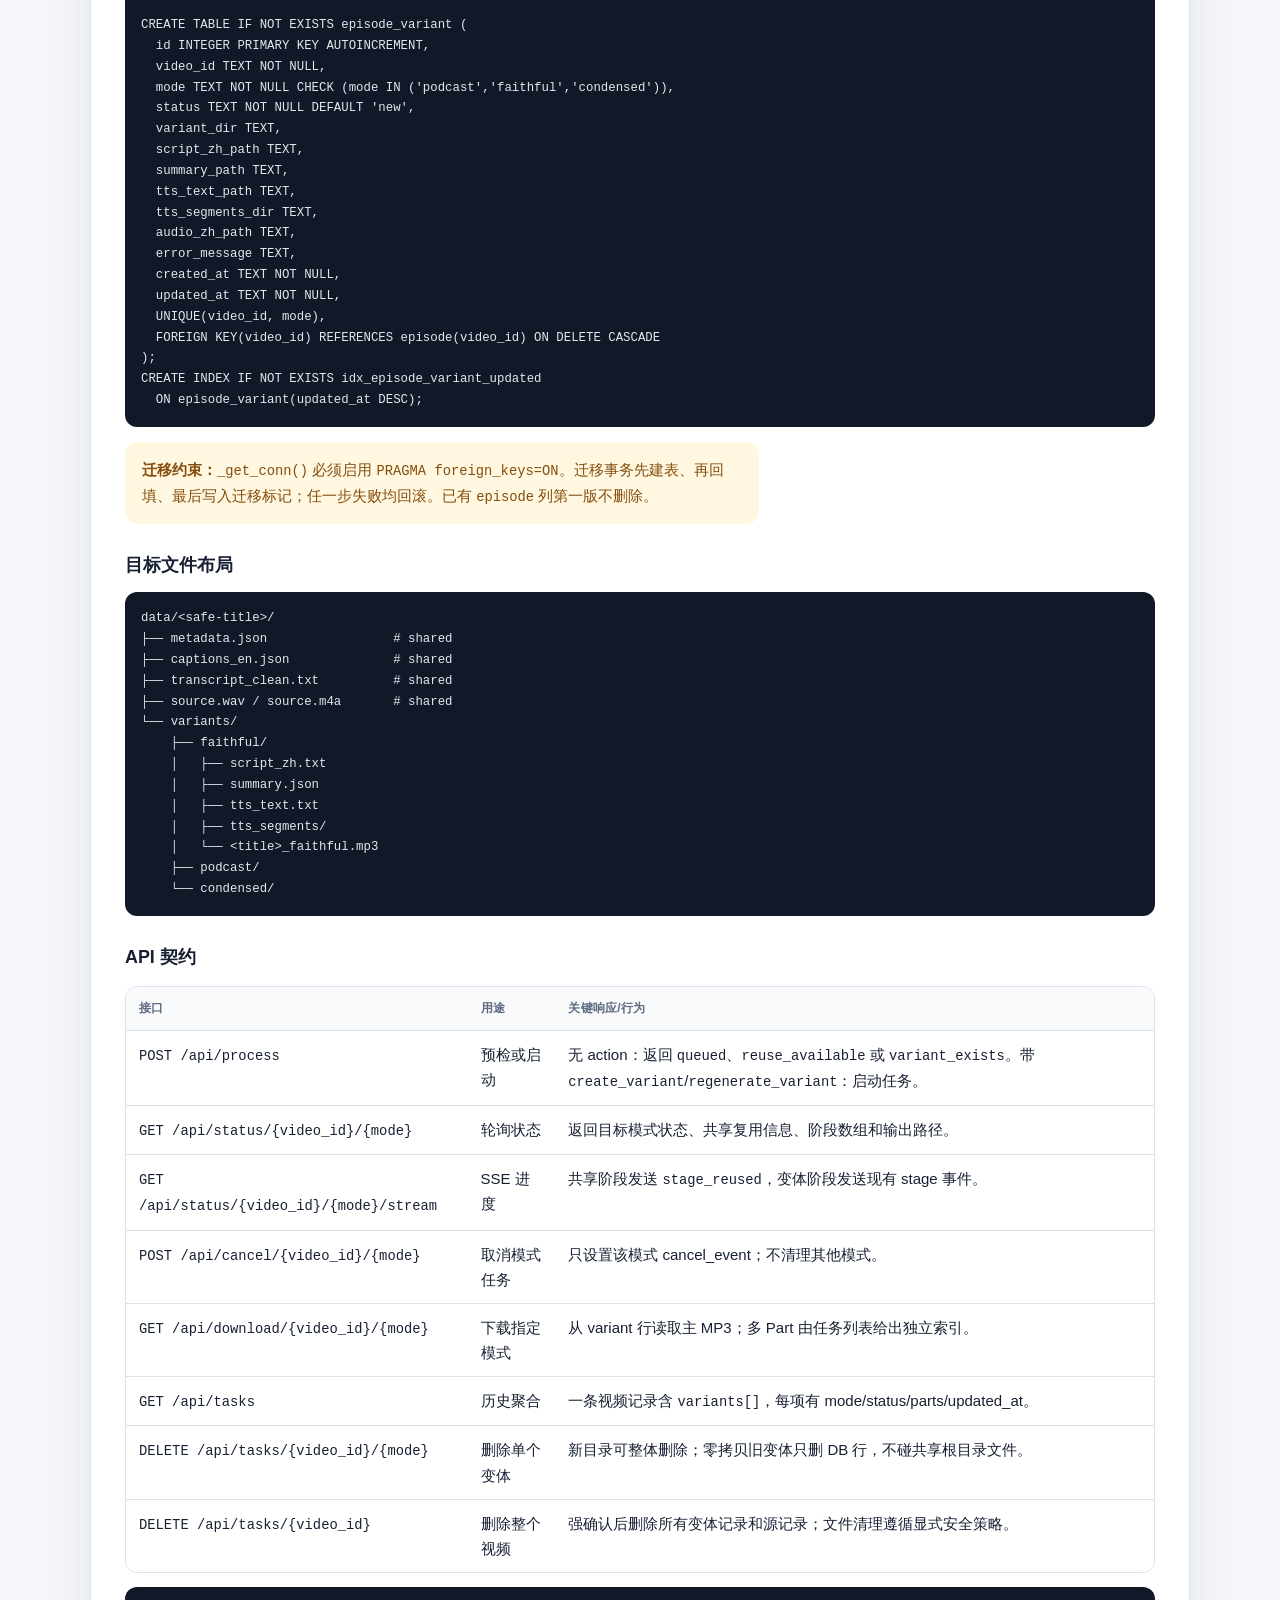
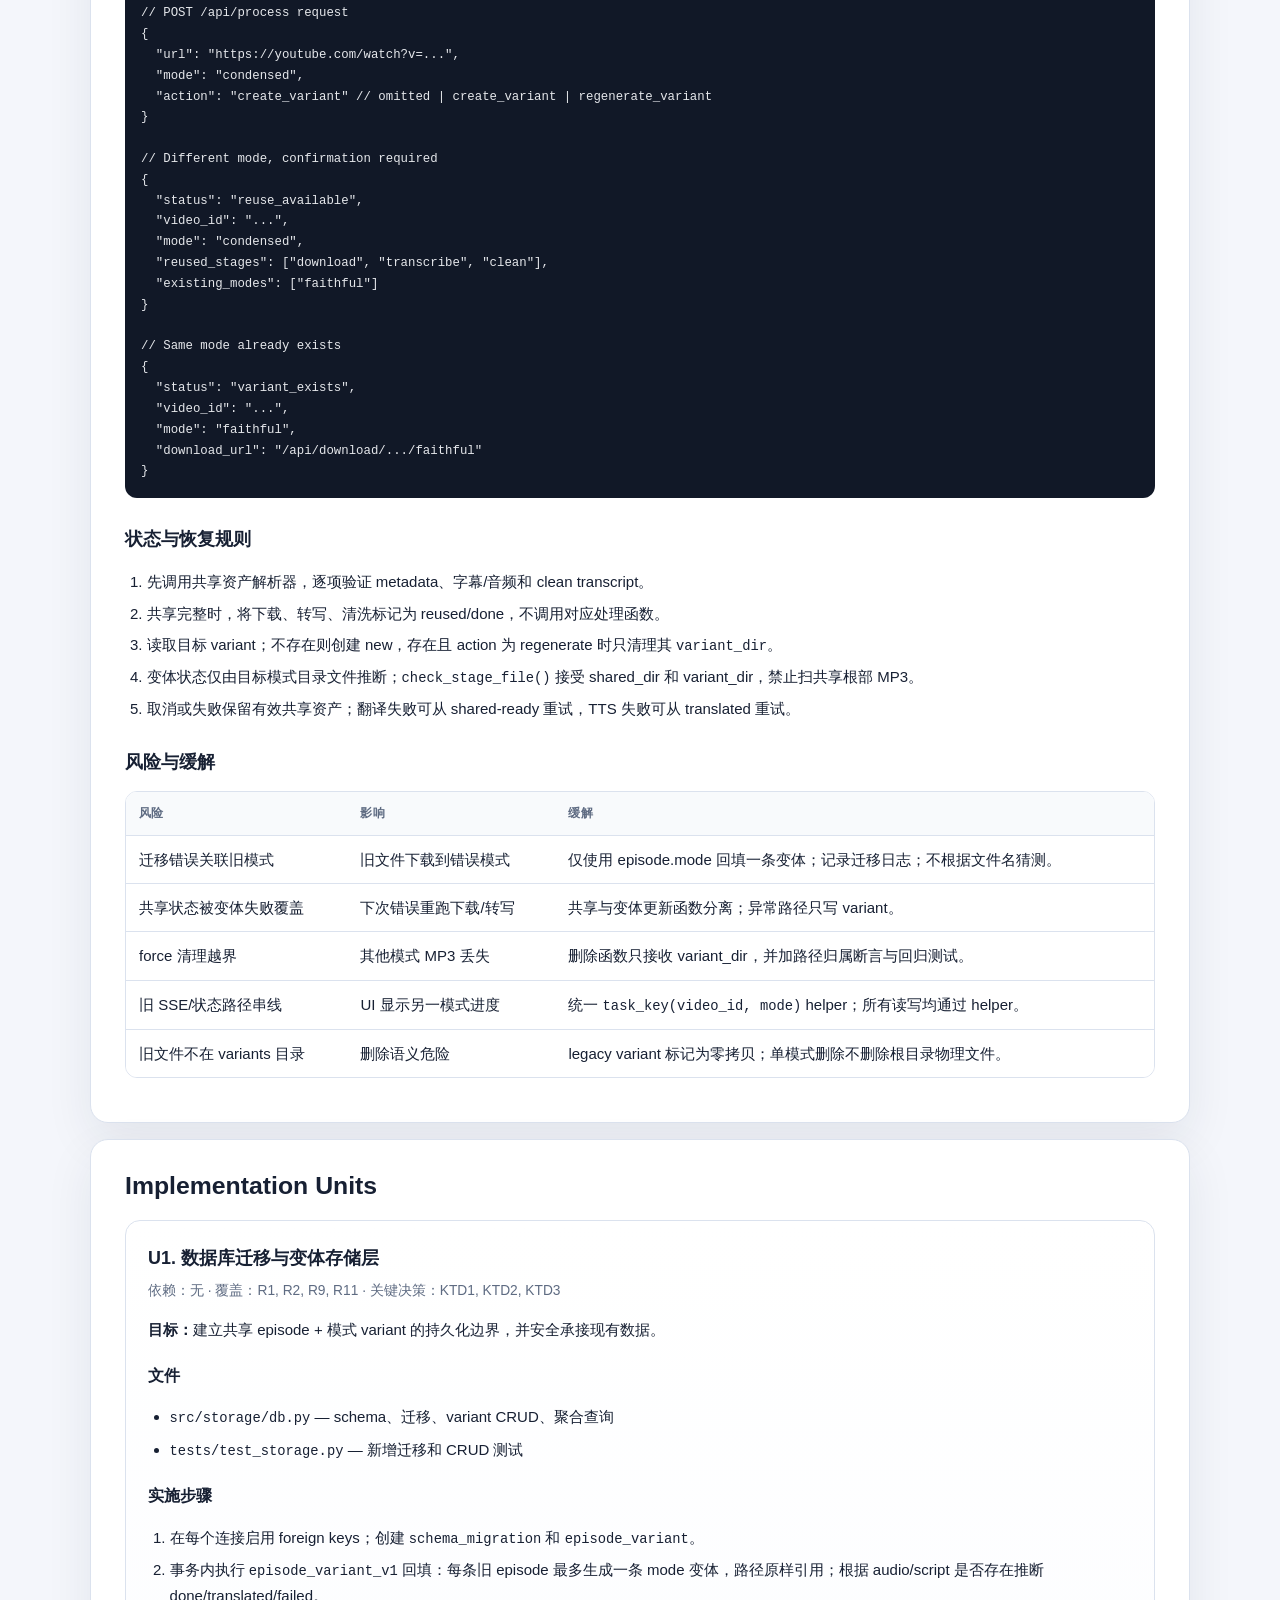
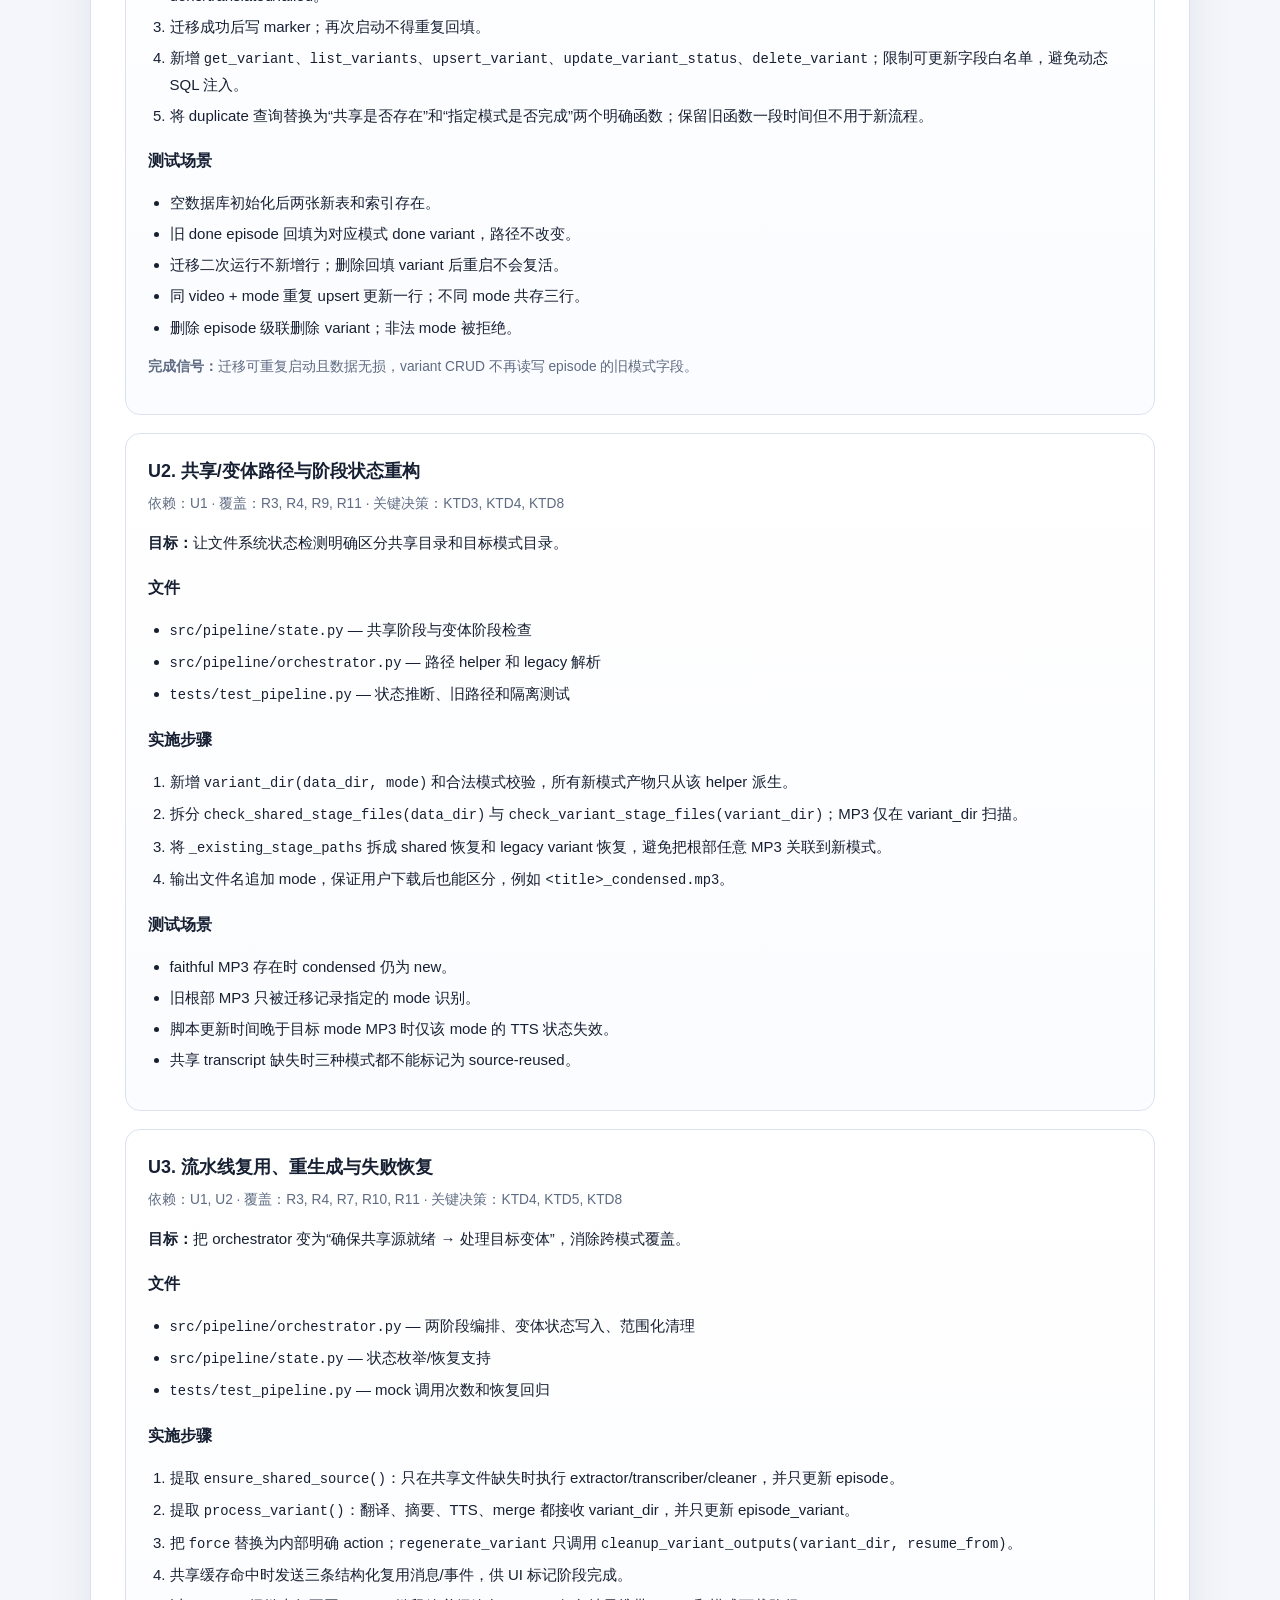
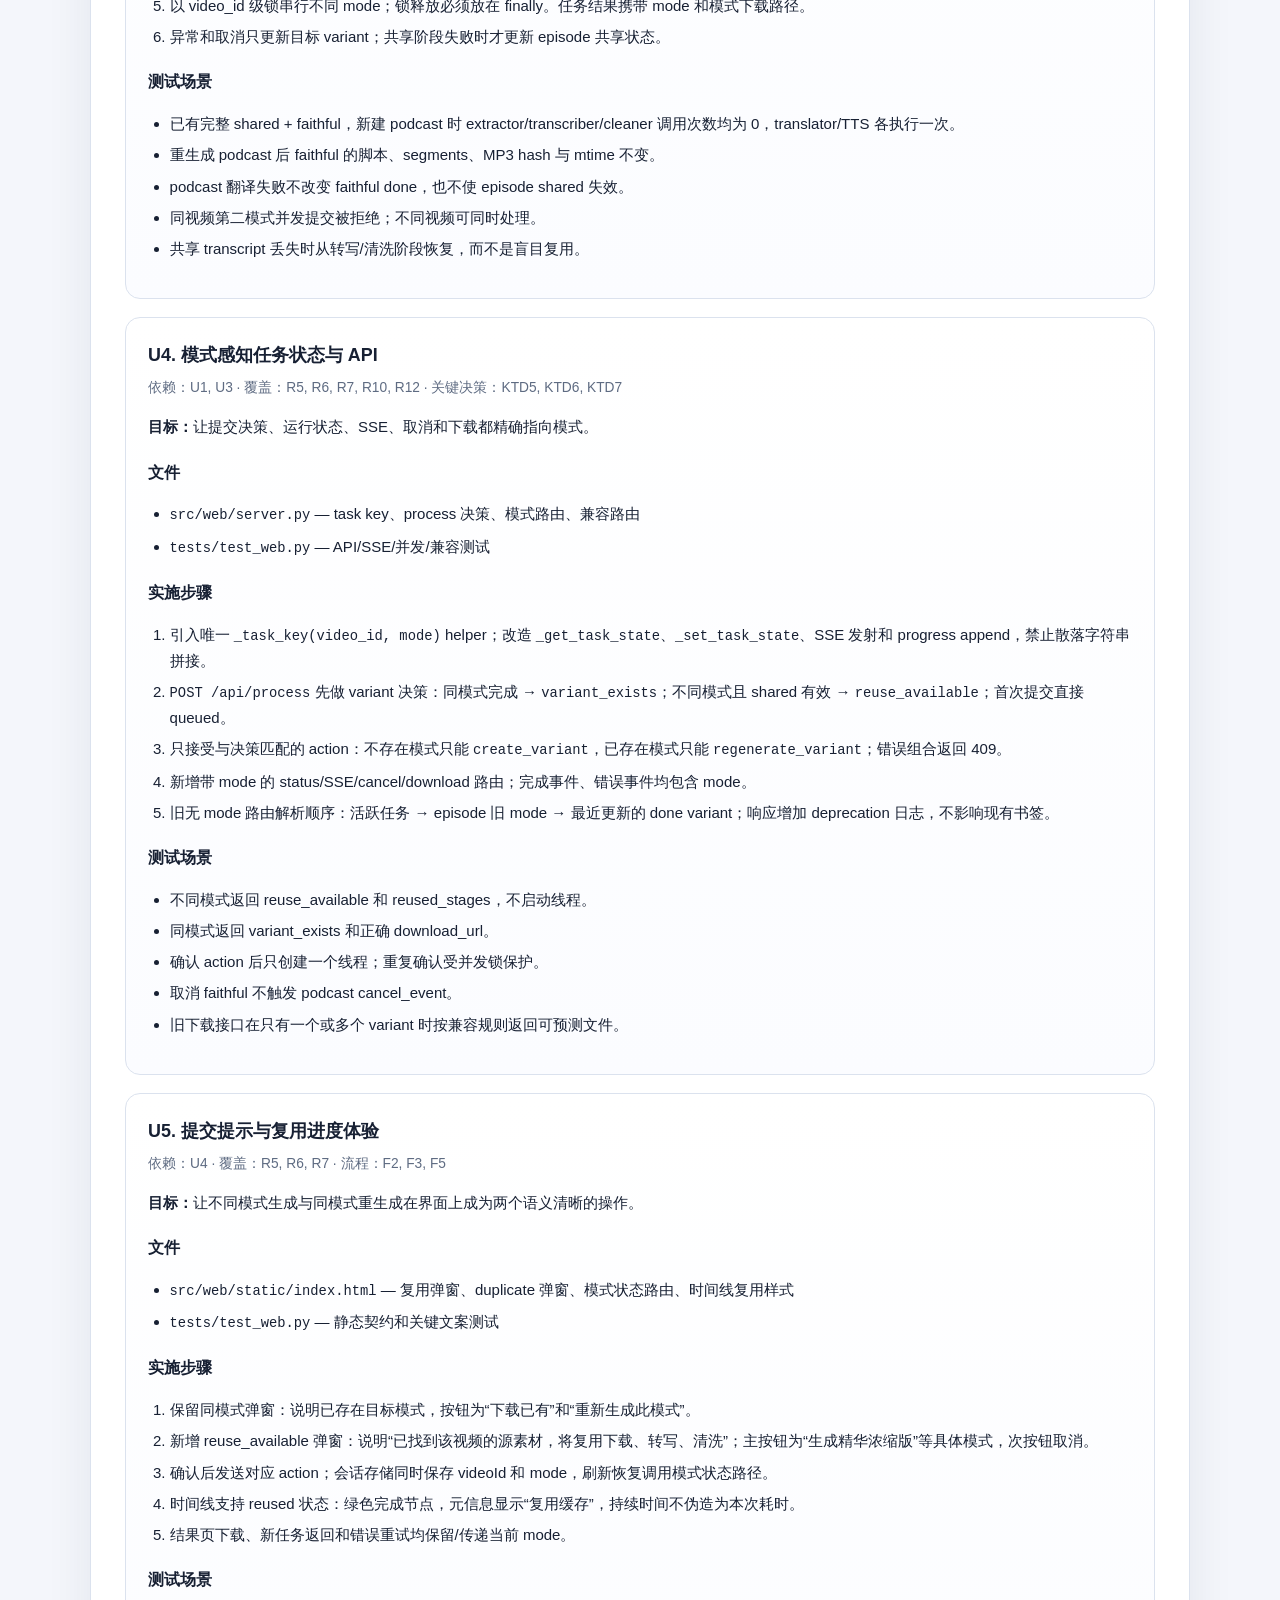
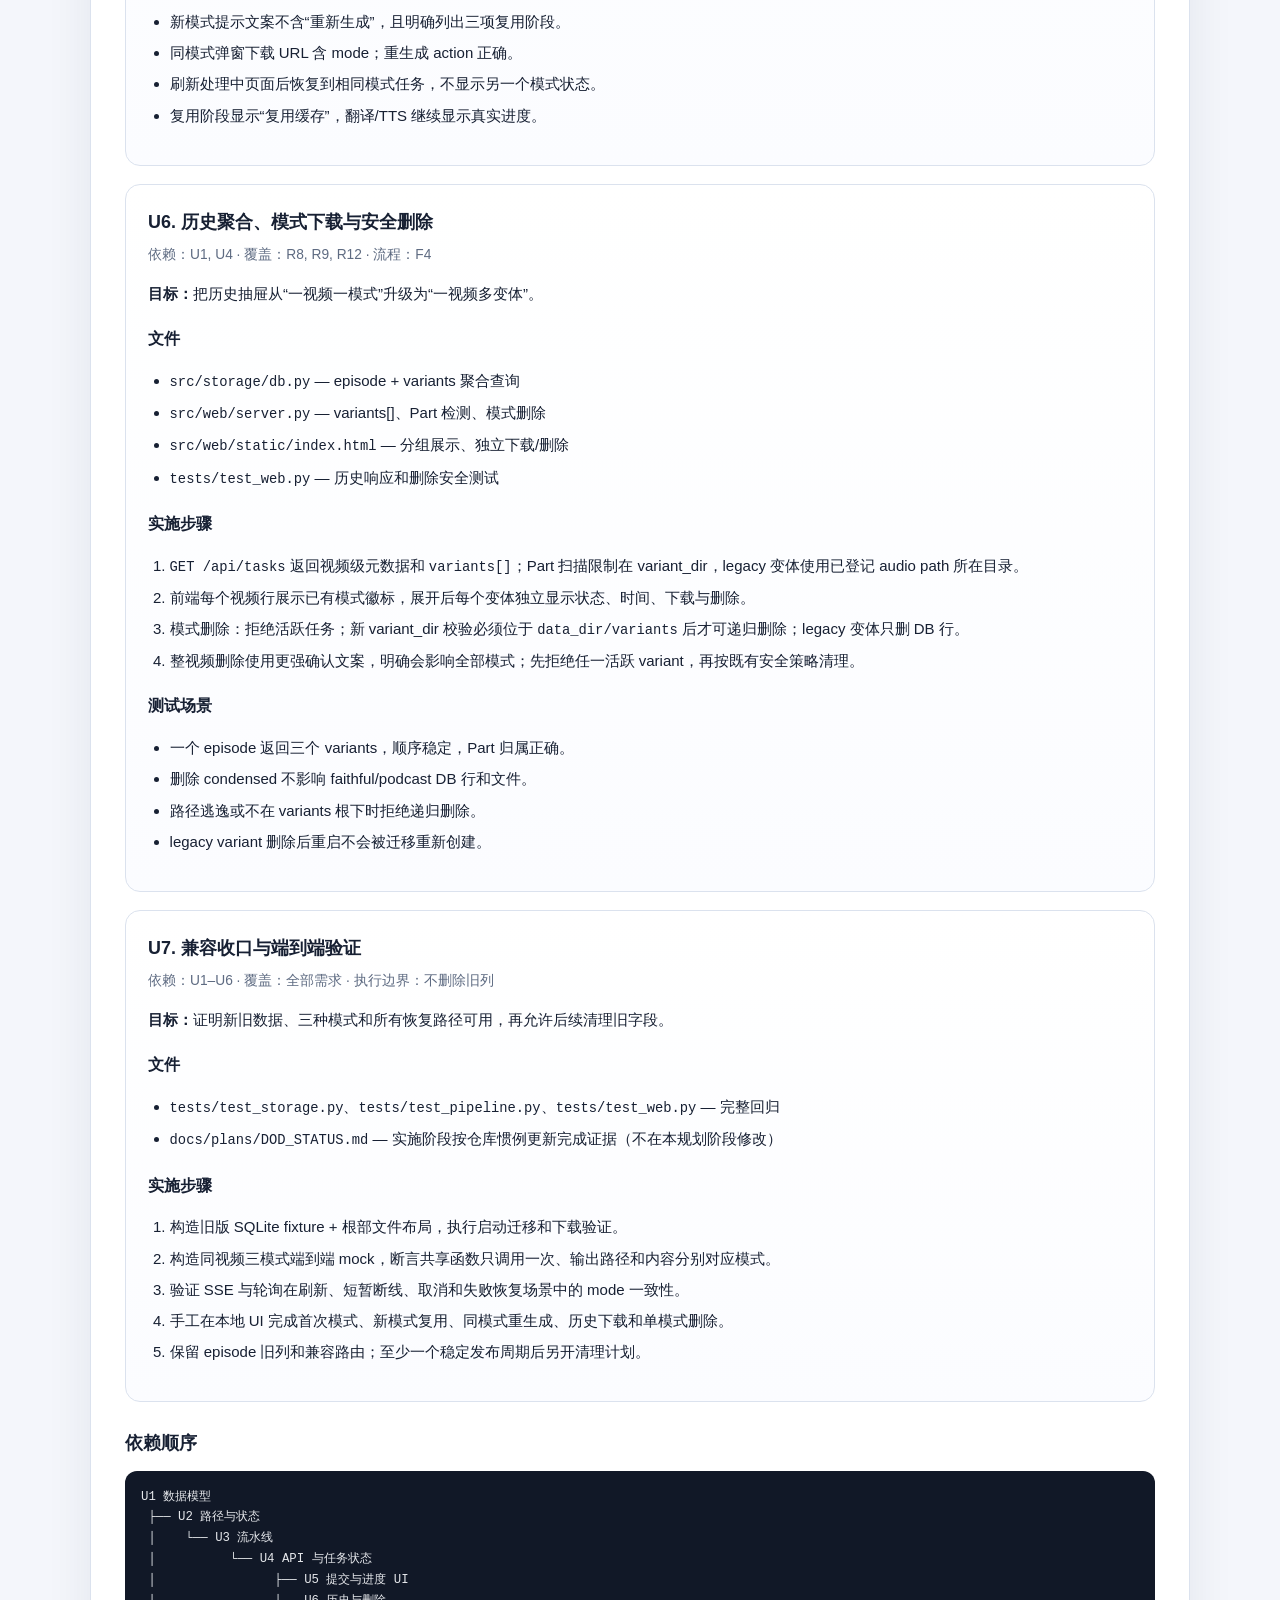
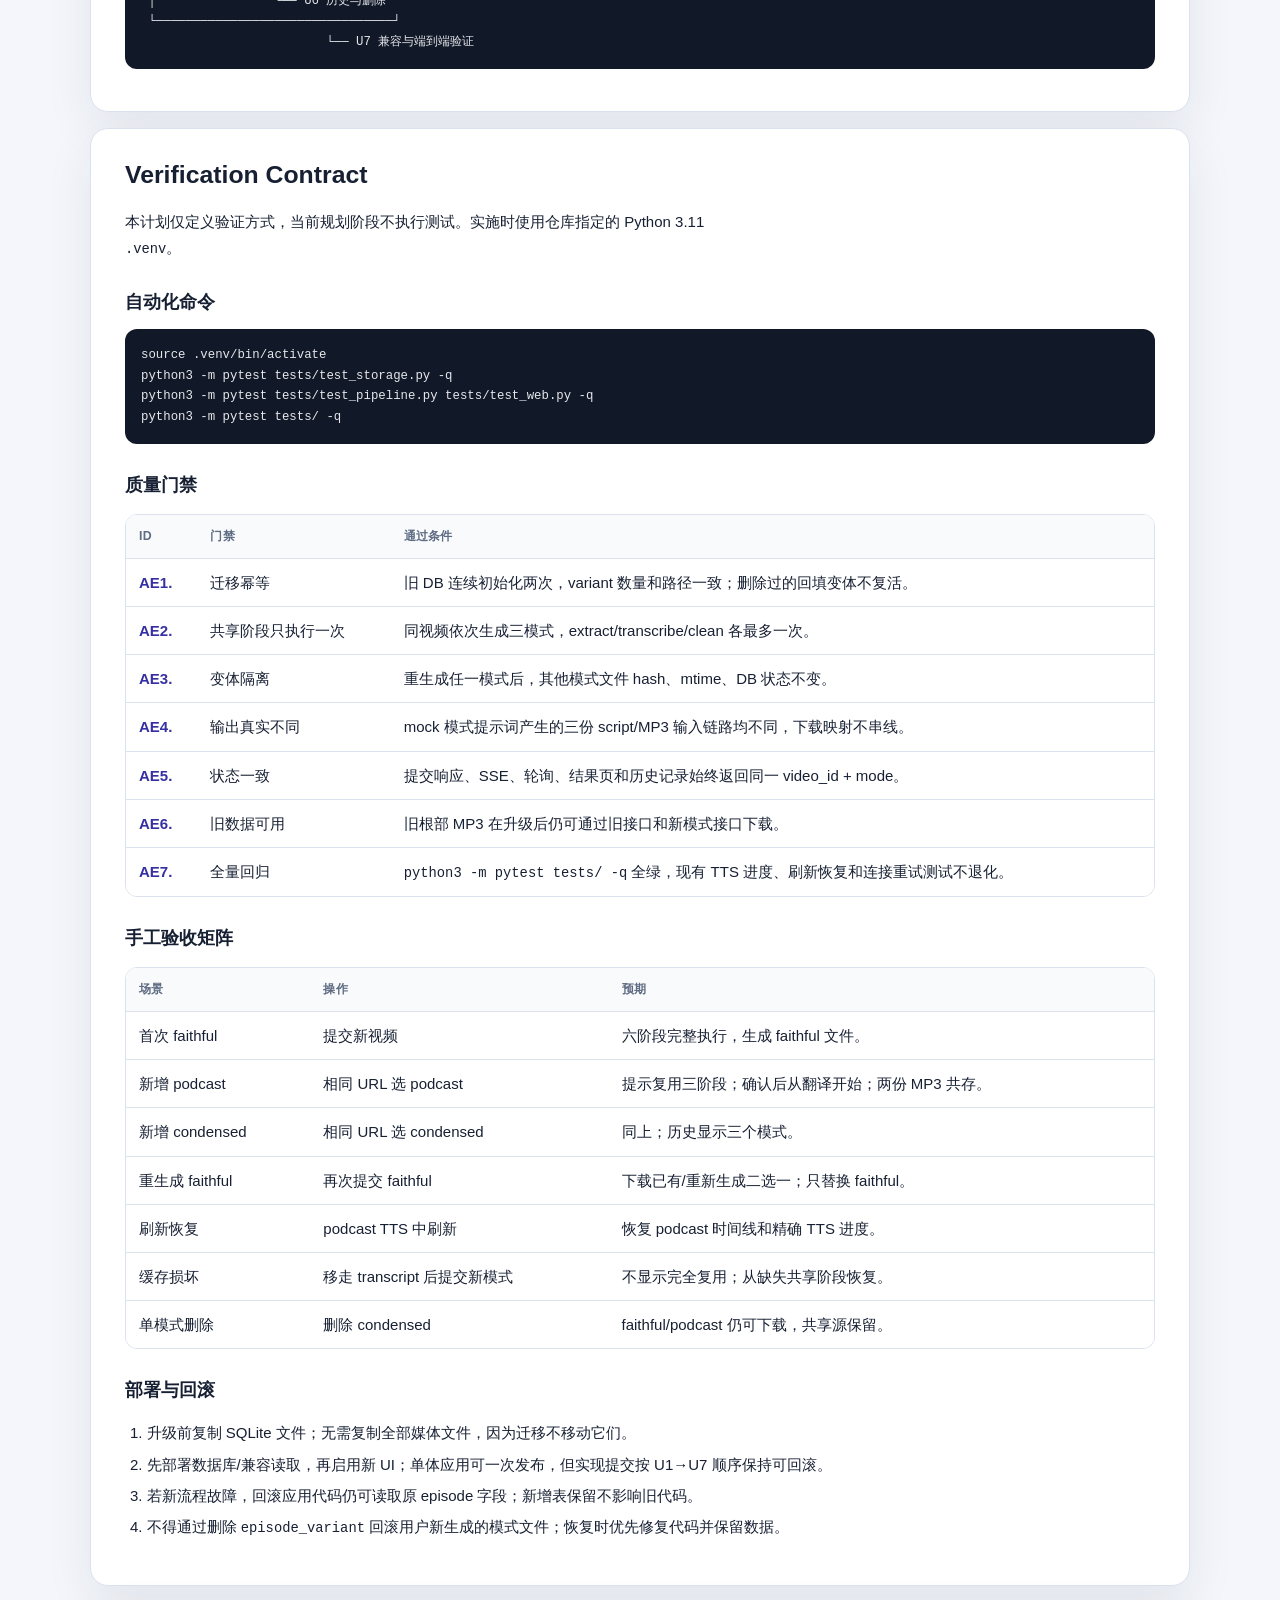
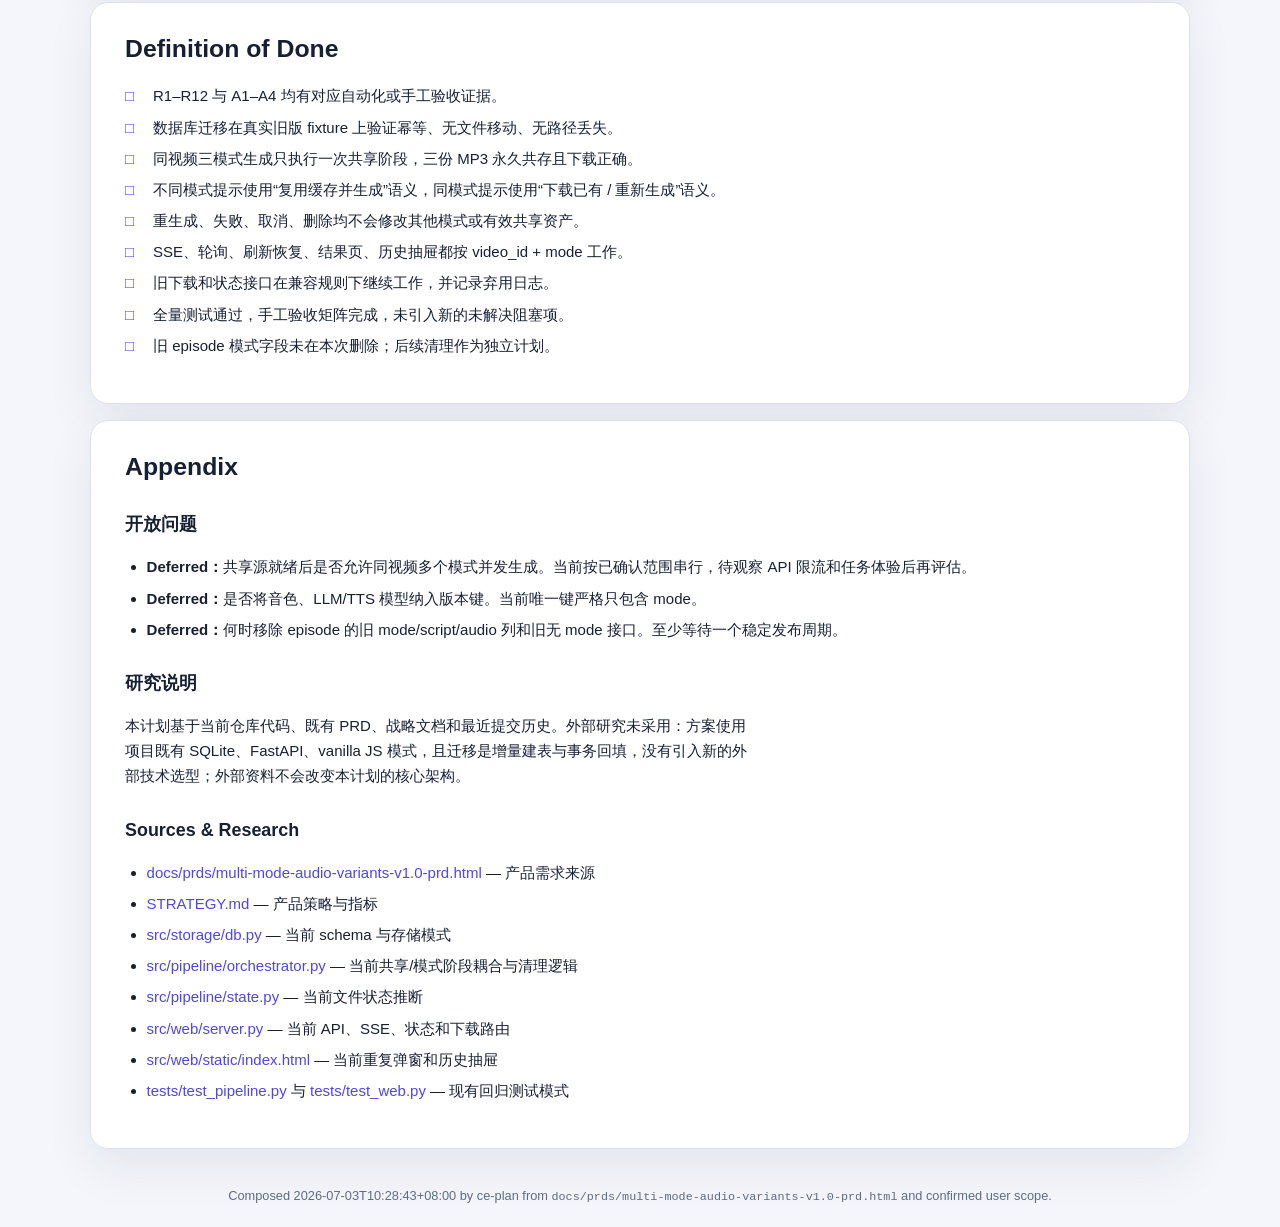
<file: docs/plans/2026-07-03-001-feat-multi-mode-audio-variants-plan.html>
<!doctype html>
<html lang="zh-CN">
<head>
  <meta charset="utf-8">
  <meta name="viewport" content="width=device-width, initial-scale=1">
  <title>同视频多模式音频变体复用 — 实施计划</title>
  <style>
    :root {
      --bg: #f4f6fb;
      --surface: #ffffff;
      --surface-2: #f8fafc;
      --ink: #172033;
      --muted: #5e6b82;
      --line: #dbe2ee;
      --accent: #4f46e5;
      --accent-soft: #eef0ff;
      --accent-text: #3730a3;
      --green-soft: #eaf8ef;
      --green-text: #166534;
      --amber-soft: #fff7df;
      --amber-text: #854d0e;
      --red-soft: #fff0f0;
      --red-text: #991b1b;
      --code-bg: #111827;
      --code-ink: #e5e7eb;
      --shadow: 0 18px 48px rgba(30, 41, 59, .08);
      --radius: 18px;
    }
    * { box-sizing: border-box; }
    html { scroll-behavior: smooth; }
    body {
      margin: 0;
      color: var(--ink);
      background: var(--bg);
      font: 15px/1.68 -apple-system, BlinkMacSystemFont, "Segoe UI", "PingFang SC", "Microsoft YaHei", sans-serif;
    }
    a { color: var(--accent); text-decoration: none; }
    a:hover { text-decoration: underline; }
    code, pre { font-family: ui-monospace, SFMono-Regular, Menlo, Consolas, monospace; }
    code { font-size: .92em; }
    .page { width: min(1100px, calc(100% - 32px)); margin: 28px auto 64px; }
    .hero, .section {
      background: var(--surface);
      border: 1px solid var(--line);
      border-radius: var(--radius);
      box-shadow: var(--shadow);
    }
    .hero { padding: 34px 38px 30px; }
    .eyebrow { color: var(--accent); font-size: .78rem; font-weight: 800; letter-spacing: .12em; text-transform: uppercase; }
    h1 { margin: 8px 0 10px; font-size: clamp(1.8rem, 4vw, 2.7rem); line-height: 1.18; letter-spacing: -.02em; }
    .subtitle { margin: 0; max-width: 74ch; color: var(--muted); font-size: 1.04rem; }
    .meta-grid { display: grid; grid-template-columns: repeat(4, minmax(0, 1fr)); gap: 10px; margin-top: 24px; }
    .meta {
      padding: 11px 13px;
      background: var(--surface-2);
      border: 1px solid var(--line);
      border-radius: 12px;
    }
    .meta b { display: block; color: var(--muted); font-size: .72rem; font-weight: 700; text-transform: uppercase; }
    .meta span { display: block; margin-top: 3px; font-weight: 700; overflow-wrap: anywhere; }
    nav {
      position: sticky;
      top: 10px;
      z-index: 5;
      display: flex;
      flex-wrap: wrap;
      gap: 8px;
      margin: 16px 0;
      padding: 11px;
      background: rgba(255, 255, 255, .94);
      border: 1px solid var(--line);
      border-radius: 14px;
      backdrop-filter: blur(10px);
    }
    nav a { padding: 6px 10px; color: var(--muted); border-radius: 8px; font-size: .84rem; font-weight: 700; }
    nav a:hover { color: var(--accent-text); background: var(--accent-soft); text-decoration: none; }
    .section { margin-top: 16px; padding: 30px 34px; }
    h2 { margin: 0 0 18px; font-size: 1.55rem; line-height: 1.3; }
    h3 { margin: 26px 0 10px; font-size: 1.12rem; }
    h4 { margin: 20px 0 8px; font-size: 1rem; }
    p { max-width: 76ch; }
    ul, ol { padding-left: 1.35rem; }
    li + li { margin-top: 6px; }
    .callout { padding: 15px 17px; border-radius: 13px; background: var(--accent-soft); color: var(--accent-text); }
    .callout.warn { background: var(--amber-soft); color: var(--amber-text); }
    .callout.danger { background: var(--red-soft); color: var(--red-text); }
    .callout.success { background: var(--green-soft); color: var(--green-text); }
    .chips { display: flex; flex-wrap: wrap; gap: 8px; margin: 14px 0; }
    .chip { display: inline-flex; align-items: center; padding: 5px 9px; border-radius: 999px; background: var(--accent-soft); color: var(--accent-text); font-size: .78rem; font-weight: 800; }
    .chip.green { background: var(--green-soft); color: var(--green-text); }
    .chip.amber { background: var(--amber-soft); color: var(--amber-text); }
    .grid-2 { display: grid; grid-template-columns: repeat(2, minmax(0, 1fr)); gap: 14px; }
    .card { padding: 17px; background: var(--surface-2); border: 1px solid var(--line); border-radius: 14px; }
    .card h3, .card h4 { margin-top: 0; }
    .table-wrap { overflow-x: auto; margin: 14px 0; border: 1px solid var(--line); border-radius: 12px; }
    table { width: 100%; border-collapse: collapse; min-width: 720px; background: var(--surface); }
    th, td { padding: 11px 13px; border-bottom: 1px solid var(--line); text-align: left; vertical-align: top; }
    th { background: var(--surface-2); color: var(--muted); font-size: .77rem; letter-spacing: .02em; }
    tr:last-child td { border-bottom: 0; }
    .id { white-space: nowrap; color: var(--accent-text); font-weight: 850; }
    pre { overflow-x: auto; margin: 12px 0; padding: 16px; color: var(--code-ink); background: var(--code-bg); border-radius: 12px; font-size: .84rem; line-height: 1.55; }
    .unit { margin-top: 18px; padding: 22px; border: 1px solid var(--line); border-radius: 15px; background: linear-gradient(180deg, #fff, #fbfcff); }
    .unit h3 { margin: 0 0 6px; }
    .unit-meta { color: var(--muted); font-size: .86rem; }
    .trace { font-size: .86rem; color: var(--muted); }
    .checklist { list-style: none; padding-left: 0; }
    .checklist li { position: relative; padding-left: 1.75rem; }
    .checklist li::before { content: "□"; position: absolute; left: 0; color: var(--accent); font-weight: 900; }
    footer { margin-top: 18px; padding: 18px 4px; color: var(--muted); font-size: .8rem; text-align: center; overflow-wrap: anywhere; }
    @media (max-width: 760px) {
      .page { width: min(100% - 18px, 1100px); margin-top: 10px; }
      .hero, .section { padding: 23px 19px; border-radius: 14px; }
      .meta-grid, .grid-2 { grid-template-columns: 1fr; }
      nav { position: static; }
    }
    @media print {
      body { background: #fff; }
      .page { width: 100%; margin: 0; }
      .hero, .section { box-shadow: none; break-inside: avoid; }
      nav { display: none; }
    }
  </style>
</head>
<body>
<main class="page">
  <header class="hero">
    <div class="eyebrow">Implementation Plan · Deep</div>
    <h1>同视频多模式音频变体复用</h1>
    <p class="subtitle">将视频级共享源资产与模式级输出彻底分离：同一链接生成忠实、播客、精华模式时复用下载、转写和清洗结果，同时长期保留每个模式独立的译文、TTS 分段和 MP3。</p>
    <div class="meta-grid" aria-label="计划元数据">
      <div class="meta"><b>Type</b><span>feat</span></div>
      <div class="meta"><b>Date</b><span><time datetime="2026-07-03">2026-07-03</time></span></div>
      <div class="meta"><b>Topic</b><span>multi-mode-audio-variants</span></div>
      <div class="meta"><b>artifact_contract</b><span>ce-unified-plan/v1</span></div>
      <div class="meta"><b>artifact_readiness</b><span>implementation-ready</span></div>
      <div class="meta"><b>product_contract_source</b><span>ce-plan-bootstrap from docs/prds/multi-mode-audio-variants-v1.0-prd.html</span></div>
      <div class="meta"><b>execution</b><span>code</span></div>
      <div class="meta"><b>Open blockers</b><span>none</span></div>
    </div>
  </header>

  <nav aria-label="计划导航">
    <a href="#goal-capsule">目标</a>
    <a href="#product-contract">产品契约</a>
    <a href="#product-requirements">需求</a>
    <a href="#planning-contract">技术契约</a>
    <a href="#implementation-units">实施单元</a>
    <a href="#verification-contract">验证</a>
    <a href="#definition-of-done">完成标准</a>
    <a href="#appendix">附录</a>
  </nav>

  <section class="section" id="goal-capsule">
    <h2>Goal Capsule</h2>
    <div class="callout success"><strong>目标结果：</strong>同一视频首次处理后，后续选择另一个模式只执行翻译、TTS 和合并；三个模式的输出互不覆盖，页面明确说明将复用哪些缓存，并可分别下载、重试和删除。</div>
    <div class="grid-2">
      <article class="card">
        <h3>为什么现在做</h3>
        <p>当前 <code>episode.video_id</code> 是唯一键，重复检测只看视频 ID；模式特定文件写在共享目录根部，强制生成会删除并覆盖上一模式。结果是重复执行昂贵的共享阶段，且用户选了新模式仍可能得到旧模式音频。</p>
      </article>
      <article class="card">
        <h3>战略一致性</h3>
        <p>该改动直接服务 <code>STRATEGY.md</code> 的“管道效率”和“输出质量”：降低同源内容二次生成耗时，并确保忠实、播客、精华三种内容组织方式真实可区分。</p>
      </article>
    </div>
    <div class="chips">
      <span class="chip green">共享阶段全部复用</span>
      <span class="chip green">三种模式永久共存</span>
      <span class="chip">唯一维度仅为 mode</span>
      <span class="chip amber">同一视频串行生成</span>
    </div>
  </section>

  <section class="section" id="product-contract">
    <h2>Product Contract</h2>
    <h3>问题框架</h3>
    <p>用户提交同一 YouTube 链接、但选择不同输出模式时，下载、字幕/音频转写和清洗输入完全相同。系统应提示“已有源素材，将复用缓存生成新模式”，而不是把它当作同一结果的重新生成。只有用户选择已存在的同一模式时，才进入“下载已有 / 重新生成该模式”的分支。</p>

    <h3>关键产品决策</h3>
    <div class="table-wrap">
      <table>
        <thead><tr><th>ID</th><th>决策</th><th>原因</th></tr></thead>
        <tbody>
          <tr id="k1"><td class="id">K1.</td><td>共享资产边界固定为下载、转写、清洗。</td><td>这些步骤只依赖视频源，不依赖输出模式。</td></tr>
          <tr id="k2"><td class="id">K2.</td><td>模式变体边界固定为翻译、摘要、TTS 清洗、TTS 分段、合并 MP3。</td><td>这些产物由模式提示词决定，必须隔离。</td></tr>
          <tr id="k3"><td class="id">K3.</td><td>同一 <code>video_id + mode</code> 只有一个当前版本。</td><td>符合“只按模式”唯一化要求；音色、模型和参数变化不创建额外版本。</td></tr>
          <tr id="k4"><td class="id">K4.</td><td>不同模式使用“复用缓存并生成”提示；同模式才使用“下载已有 / 重新生成”。</td><td>让用户准确理解操作后果。</td></tr>
          <tr id="k5"><td class="id">K5.</td><td>保留三个模式的全部 MP3，不因生成其他模式而覆盖或删除。</td><td>支持长期比较和重复收听。</td></tr>
        </tbody>
      </table>
    </div>

    <h3>核心流程</h3>
    <div class="grid-2">
      <article class="card" id="f1"><h4>F1. 首次处理</h4><p>提交新链接 → 下载 → 转写 → 清洗 → 目标模式翻译 → TTS → 合并 → 保存共享记录和模式变体。</p></article>
      <article class="card" id="f2"><h4>F2. 新模式复用</h4><p>提交已处理链接 + 不同模式 → 提示将复用下载/转写/清洗 → 用户确认生成 → 前三阶段显示“复用缓存” → 仅执行模式阶段。</p></article>
      <article class="card" id="f3"><h4>F3. 同模式命中</h4><p>提交已处理链接 + 已存在模式 → 提供“下载已有文件”和“重新生成此模式” → 重生成只清理目标模式目录。</p></article>
      <article class="card" id="f4"><h4>F4. 历史管理</h4><p>历史记录按视频聚合，展开显示多个模式；每个模式拥有独立状态、下载和删除操作。</p></article>
      <article class="card" id="f5"><h4>F5. 失败恢复</h4><p>某模式翻译或 TTS 失败 → 共享源仍保持可用 → 只从该模式失败阶段恢复，不影响其他模式。</p></article>
    </div>

    <h3>范围边界</h3>
    <div class="grid-2">
      <article class="card"><h4>本计划包含</h4><ul><li>数据库增量迁移和旧数据回填</li><li>模式目录隔离和共享阶段复用</li><li>模式感知的提交、状态、取消、下载与删除</li><li>重复提示、进度时间线和历史抽屉改造</li><li>自动化测试与手工端到端验证</li></ul></article>
      <article class="card"><h4>不包含</h4><ul><li>按音色、TTS 模型或 LLM 模型保存多版本</li><li>同一模式的历史快照或版本回滚</li><li>云对象存储、跨设备同步</li><li>同一视频多模式并行执行</li><li>批量迁移旧文件到新目录</li></ul></article>
    </div>
  </section>

  <section class="section" id="product-requirements">
    <h2>Product Requirements</h2>
    <div class="table-wrap">
      <table>
        <thead><tr><th>ID</th><th>需求</th><th>验收口径</th></tr></thead>
        <tbody>
          <tr id="r1"><td class="id">R1.</td><td>一个视频只保存一份共享源记录。</td><td>数据库中 <code>episode.video_id</code> 继续唯一；metadata、captions、clean transcript 不按模式复制。</td></tr>
          <tr id="r2"><td class="id">R2.</td><td>每个视频最多拥有 podcast、faithful、condensed 三个模式变体。</td><td><code>episode_variant(video_id, mode)</code> 唯一；模式值由服务端白名单校验。</td></tr>
          <tr id="r3"><td class="id">R3.</td><td>同视频新模式必须跳过下载、转写、清洗。</td><td>共享文件有效时，流水线不调用 YouTube 提取器、Whisper 或 cleaner，并发送复用阶段事件。</td></tr>
          <tr id="r4"><td class="id">R4.</td><td>模式产物互相隔离。</td><td>新产物写入 <code>variants/&lt;mode&gt;/</code>；重试或重生成不得删除其他模式文件。</td></tr>
          <tr id="r5"><td class="id">R5.</td><td>不同模式提交显示复用提示。</td><td>提示明确列出复用下载、转写、清洗，主按钮为“生成&lt;模式&gt;版”，文案不出现“重新生成”。</td></tr>
          <tr id="r6"><td class="id">R6.</td><td>同模式命中显示已有结果选择。</td><td>用户可直接下载或明确重生成该模式；重生成只覆盖该模式当前版本。</td></tr>
          <tr id="r7"><td class="id">R7.</td><td>状态、SSE、取消按模式定位。</td><td>同一视频不同模式的状态不会串线；取消只作用于当前模式任务。</td></tr>
          <tr id="r8"><td class="id">R8.</td><td>历史记录展示视频下的全部模式。</td><td>每个模式显示独立状态、更新时间、文件 Part 和下载入口。</td></tr>
          <tr id="r9"><td class="id">R9.</td><td>旧数据无损可用。</td><td>升级后旧 MP3 仍能下载；迁移不移动、不改写旧文件，且不会在用户删除后被再次回填。</td></tr>
          <tr id="r10"><td class="id">R10.</td><td>不同模式默认串行。</td><td>同一视频已有 queued/processing 任务时，另一模式返回 409 和明确提示；不同视频仍可并发。</td></tr>
          <tr id="r11"><td class="id">R11.</td><td>缺失或损坏缓存自动降级。</td><td>数据库有记录但共享文件为空/缺失时，只从最早缺失共享阶段恢复，不误判为可复用。</td></tr>
          <tr id="r12"><td class="id">R12.</td><td>旧客户端在迁移期保持可用。</td><td>旧下载/状态接口继续解析到默认或最近模式；新 UI 只调用模式感知接口。</td></tr>
        </tbody>
      </table>
    </div>

    <h3>反向需求</h3>
    <ul>
      <li id="a1"><span class="id">A1.</span> 不允许 <code>force=true</code> 清理共享目录根部所有 MP3 或全部 <code>tts_segments</code>。</li>
      <li id="a2"><span class="id">A2.</span> 不允许使用 <code>episode.mode</code> 判断请求模式是否已有输出。</li>
      <li id="a3"><span class="id">A3.</span> 不允许仅靠文件名猜测模式；数据库变体记录是模式归属的权威来源。</li>
      <li id="a4"><span class="id">A4.</span> 不允许迁移过程批量移动用户旧文件，避免中断、同盘空间和路径回滚风险。</li>
    </ul>
  </section>

  <section class="section" id="planning-contract">
    <h2>Planning Contract</h2>
    <h3>现状取证</h3>
    <ul>
      <li><code>src/storage/db.py</code> 的 <code>episode.video_id</code> 唯一，且共享字段与 <code>mode/script_zh_path/audio_zh_path</code> 混在同一行；<code>is_duplicate()</code> 只按 video_id。</li>
      <li><code>src/pipeline/orchestrator.py</code> 在共享 <code>data_dir</code> 根部写译文、TTS 和 MP3；force 清理会删除根部全部 MP3 和 <code>tts_segments</code>。</li>
      <li><code>src/pipeline/state.py</code> 的阶段恢复按共享目录固定文件名推断，无法区分模式。</li>
      <li><code>src/web/server.py</code> 的 <code>_task_states</code>、SSE、取消和下载都只以 video_id 为键。</li>
      <li><code>src/web/static/index.html</code> 只有通用 duplicate 弹窗，历史下载也只调用 <code>/api/download/{video_id}</code>。</li>
    </ul>

    <h3>关键技术决策</h3>
    <div class="table-wrap">
      <table>
        <thead><tr><th>ID</th><th>技术决策</th><th>约束与理由</th></tr></thead>
        <tbody>
          <tr id="ktd1"><td class="id">KTD1.</td><td>新增 <code>episode_variant</code>，保留 <code>episode</code> 为共享源表。</td><td>增量迁移风险最小；第一版不删除 episode 的旧模式字段，作为兼容读取。</td></tr>
          <tr id="ktd2"><td class="id">KTD2.</td><td>新增 <code>schema_migration</code> 并执行一次性、事务化回填。</td><td><code>INSERT OR IGNORE</code> 每次启动会复活用户删除的旧变体；迁移标记可避免该问题。</td></tr>
          <tr id="ktd3"><td class="id">KTD3.</td><td>旧变体零拷贝回填，新变体使用 <code>variants/&lt;mode&gt;/</code>。</td><td>旧行直接引用原路径；只有重生成时才在新目录写入，不做批量文件移动。</td></tr>
          <tr id="ktd4"><td class="id">KTD4.</td><td>共享阶段和变体阶段使用两个状态对象。</td><td><code>episode.status</code> 表示共享源进度；<code>episode_variant.status</code> 表示翻译到完成，变体失败不污染共享源。</td></tr>
          <tr id="ktd5"><td class="id">KTD5.</td><td>内存任务键为 <code>(video_id, mode)</code>，另设 video_id 级互斥。</td><td>状态与取消精确定位模式，同时落实同视频串行、不同视频可并发。</td></tr>
          <tr id="ktd6"><td class="id">KTD6.</td><td><code>POST /api/process</code> 使用显式 <code>action</code> 两阶段确认。</td><td>无 action 时只返回决策；<code>create_variant</code> 或 <code>regenerate_variant</code> 才启动任务，避免把 force 语义继续扩散。</td></tr>
          <tr id="ktd7"><td class="id">KTD7.</td><td>新状态、取消、下载路由都带 mode；旧路由作为兼容别名。</td><td>消除歧义，同时允许旧页面或书签在过渡期继续工作。</td></tr>
          <tr id="ktd8"><td class="id">KTD8.</td><td>缓存有效性以数据库路径 + 非空文件检查为准。</td><td>不能只依赖 DB 状态；共享文件缺失时必须重新执行最早缺失阶段。</td></tr>
        </tbody>
      </table>
    </div>

    <h3>目标数据模型</h3>
    <pre><code>CREATE TABLE IF NOT EXISTS schema_migration (
  name TEXT PRIMARY KEY,
  applied_at TEXT NOT NULL
);

CREATE TABLE IF NOT EXISTS episode_variant (
  id INTEGER PRIMARY KEY AUTOINCREMENT,
  video_id TEXT NOT NULL,
  mode TEXT NOT NULL CHECK (mode IN ('podcast','faithful','condensed')),
  status TEXT NOT NULL DEFAULT 'new',
  variant_dir TEXT,
  script_zh_path TEXT,
  summary_path TEXT,
  tts_text_path TEXT,
  tts_segments_dir TEXT,
  audio_zh_path TEXT,
  error_message TEXT,
  created_at TEXT NOT NULL,
  updated_at TEXT NOT NULL,
  UNIQUE(video_id, mode),
  FOREIGN KEY(video_id) REFERENCES episode(video_id) ON DELETE CASCADE
);
CREATE INDEX IF NOT EXISTS idx_episode_variant_updated
  ON episode_variant(updated_at DESC);</code></pre>
    <p class="callout warn"><strong>迁移约束：</strong><code>_get_conn()</code> 必须启用 <code>PRAGMA foreign_keys=ON</code>。迁移事务先建表、再回填、最后写入迁移标记；任一步失败均回滚。已有 <code>episode</code> 列第一版不删除。</p>

    <h3>目标文件布局</h3>
    <pre><code>data/&lt;safe-title&gt;/
├── metadata.json                 # shared
├── captions_en.json              # shared
├── transcript_clean.txt          # shared
├── source.wav / source.m4a       # shared
└── variants/
    ├── faithful/
    │   ├── script_zh.txt
    │   ├── summary.json
    │   ├── tts_text.txt
    │   ├── tts_segments/
    │   └── &lt;title&gt;_faithful.mp3
    ├── podcast/
    └── condensed/</code></pre>

    <h3>API 契约</h3>
    <div class="table-wrap">
      <table>
        <thead><tr><th>接口</th><th>用途</th><th>关键响应/行为</th></tr></thead>
        <tbody>
          <tr><td><code>POST /api/process</code></td><td>预检或启动</td><td>无 action：返回 <code>queued</code>、<code>reuse_available</code> 或 <code>variant_exists</code>。带 <code>create_variant</code>/<code>regenerate_variant</code>：启动任务。</td></tr>
          <tr><td><code>GET /api/status/{video_id}/{mode}</code></td><td>轮询状态</td><td>返回目标模式状态、共享复用信息、阶段数组和输出路径。</td></tr>
          <tr><td><code>GET /api/status/{video_id}/{mode}/stream</code></td><td>SSE 进度</td><td>共享阶段发送 <code>stage_reused</code>，变体阶段发送现有 stage 事件。</td></tr>
          <tr><td><code>POST /api/cancel/{video_id}/{mode}</code></td><td>取消模式任务</td><td>只设置该模式 cancel_event；不清理其他模式。</td></tr>
          <tr><td><code>GET /api/download/{video_id}/{mode}</code></td><td>下载指定模式</td><td>从 variant 行读取主 MP3；多 Part 由任务列表给出独立索引。</td></tr>
          <tr><td><code>GET /api/tasks</code></td><td>历史聚合</td><td>一条视频记录含 <code>variants[]</code>，每项有 mode/status/parts/updated_at。</td></tr>
          <tr><td><code>DELETE /api/tasks/{video_id}/{mode}</code></td><td>删除单个变体</td><td>新目录可整体删除；零拷贝旧变体只删 DB 行，不碰共享根目录文件。</td></tr>
          <tr><td><code>DELETE /api/tasks/{video_id}</code></td><td>删除整个视频</td><td>强确认后删除所有变体记录和源记录；文件清理遵循显式安全策略。</td></tr>
        </tbody>
      </table>
    </div>
    <pre><code>// POST /api/process request
{
  "url": "https://youtube.com/watch?v=...",
  "mode": "condensed",
  "action": "create_variant" // omitted | create_variant | regenerate_variant
}

// Different mode, confirmation required
{
  "status": "reuse_available",
  "video_id": "...",
  "mode": "condensed",
  "reused_stages": ["download", "transcribe", "clean"],
  "existing_modes": ["faithful"]
}

// Same mode already exists
{
  "status": "variant_exists",
  "video_id": "...",
  "mode": "faithful",
  "download_url": "/api/download/.../faithful"
}</code></pre>

    <h3>状态与恢复规则</h3>
    <ol>
      <li>先调用共享资产解析器，逐项验证 metadata、字幕/音频和 clean transcript。</li>
      <li>共享完整时，将下载、转写、清洗标记为 reused/done，不调用对应处理函数。</li>
      <li>读取目标 variant；不存在则创建 new，存在且 action 为 regenerate 时只清理其 <code>variant_dir</code>。</li>
      <li>变体状态仅由目标模式目录文件推断；<code>check_stage_file()</code> 接受 shared_dir 和 variant_dir，禁止扫共享根部 MP3。</li>
      <li>取消或失败保留有效共享资产；翻译失败可从 shared-ready 重试，TTS 失败可从 translated 重试。</li>
    </ol>

    <h3>风险与缓解</h3>
    <div class="table-wrap">
      <table>
        <thead><tr><th>风险</th><th>影响</th><th>缓解</th></tr></thead>
        <tbody>
          <tr><td>迁移错误关联旧模式</td><td>旧文件下载到错误模式</td><td>仅使用 episode.mode 回填一条变体；记录迁移日志；不根据文件名猜测。</td></tr>
          <tr><td>共享状态被变体失败覆盖</td><td>下次错误重跑下载/转写</td><td>共享与变体更新函数分离；异常路径只写 variant。</td></tr>
          <tr><td>force 清理越界</td><td>其他模式 MP3 丢失</td><td>删除函数只接收 variant_dir，并加路径归属断言与回归测试。</td></tr>
          <tr><td>旧 SSE/状态路径串线</td><td>UI 显示另一模式进度</td><td>统一 <code>task_key(video_id, mode)</code> helper；所有读写均通过 helper。</td></tr>
          <tr><td>旧文件不在 variants 目录</td><td>删除语义危险</td><td>legacy variant 标记为零拷贝；单模式删除不删除根目录物理文件。</td></tr>
        </tbody>
      </table>
    </div>
  </section>

  <section class="section" id="implementation-units">
    <h2>Implementation Units</h2>

    <article class="unit" id="u1">
      <h3>U1. 数据库迁移与变体存储层</h3>
      <div class="unit-meta">依赖：无 · 覆盖：R1, R2, R9, R11 · 关键决策：KTD1, KTD2, KTD3</div>
      <p><strong>目标：</strong>建立共享 episode + 模式 variant 的持久化边界，并安全承接现有数据。</p>
      <h4>文件</h4>
      <ul><li><code>src/storage/db.py</code> — schema、迁移、variant CRUD、聚合查询</li><li><code>tests/test_storage.py</code> — 新增迁移和 CRUD 测试</li></ul>
      <h4>实施步骤</h4>
      <ol>
        <li>在每个连接启用 foreign keys；创建 <code>schema_migration</code> 和 <code>episode_variant</code>。</li>
        <li>事务内执行 <code>episode_variant_v1</code> 回填：每条旧 episode 最多生成一条 mode 变体，路径原样引用；根据 audio/script 是否存在推断 done/translated/failed。</li>
        <li>迁移成功后写 marker；再次启动不得重复回填。</li>
        <li>新增 <code>get_variant</code>、<code>list_variants</code>、<code>upsert_variant</code>、<code>update_variant_status</code>、<code>delete_variant</code>；限制可更新字段白名单，避免动态 SQL 注入。</li>
        <li>将 duplicate 查询替换为“共享是否存在”和“指定模式是否完成”两个明确函数；保留旧函数一段时间但不用于新流程。</li>
      </ol>
      <h4>测试场景</h4>
      <ul><li>空数据库初始化后两张新表和索引存在。</li><li>旧 done episode 回填为对应模式 done variant，路径不改变。</li><li>迁移二次运行不新增行；删除回填 variant 后重启不会复活。</li><li>同 video + mode 重复 upsert 更新一行；不同 mode 共存三行。</li><li>删除 episode 级联删除 variant；非法 mode 被拒绝。</li></ul>
      <p class="trace"><strong>完成信号：</strong>迁移可重复启动且数据无损，variant CRUD 不再读写 episode 的旧模式字段。</p>
    </article>

    <article class="unit" id="u2">
      <h3>U2. 共享/变体路径与阶段状态重构</h3>
      <div class="unit-meta">依赖：U1 · 覆盖：R3, R4, R9, R11 · 关键决策：KTD3, KTD4, KTD8</div>
      <p><strong>目标：</strong>让文件系统状态检测明确区分共享目录和目标模式目录。</p>
      <h4>文件</h4>
      <ul><li><code>src/pipeline/state.py</code> — 共享阶段与变体阶段检查</li><li><code>src/pipeline/orchestrator.py</code> — 路径 helper 和 legacy 解析</li><li><code>tests/test_pipeline.py</code> — 状态推断、旧路径和隔离测试</li></ul>
      <h4>实施步骤</h4>
      <ol>
        <li>新增 <code>variant_dir(data_dir, mode)</code> 和合法模式校验，所有新模式产物只从该 helper 派生。</li>
        <li>拆分 <code>check_shared_stage_files(data_dir)</code> 与 <code>check_variant_stage_files(variant_dir)</code>；MP3 仅在 variant_dir 扫描。</li>
        <li>将 <code>_existing_stage_paths</code> 拆成 shared 恢复和 legacy variant 恢复，避免把根部任意 MP3 关联到新模式。</li>
        <li>输出文件名追加 mode，保证用户下载后也能区分，例如 <code>&lt;title&gt;_condensed.mp3</code>。</li>
      </ol>
      <h4>测试场景</h4>
      <ul><li>faithful MP3 存在时 condensed 仍为 new。</li><li>旧根部 MP3 只被迁移记录指定的 mode 识别。</li><li>脚本更新时间晚于目标 mode MP3 时仅该 mode 的 TTS 状态失效。</li><li>共享 transcript 缺失时三种模式都不能标记为 source-reused。</li></ul>
    </article>

    <article class="unit" id="u3">
      <h3>U3. 流水线复用、重生成与失败恢复</h3>
      <div class="unit-meta">依赖：U1, U2 · 覆盖：R3, R4, R7, R10, R11 · 关键决策：KTD4, KTD5, KTD8</div>
      <p><strong>目标：</strong>把 orchestrator 变为“确保共享源就绪 → 处理目标变体”，消除跨模式覆盖。</p>
      <h4>文件</h4>
      <ul><li><code>src/pipeline/orchestrator.py</code> — 两阶段编排、变体状态写入、范围化清理</li><li><code>src/pipeline/state.py</code> — 状态枚举/恢复支持</li><li><code>tests/test_pipeline.py</code> — mock 调用次数和恢复回归</li></ul>
      <h4>实施步骤</h4>
      <ol>
        <li>提取 <code>ensure_shared_source()</code>：只在共享文件缺失时执行 extractor/transcriber/cleaner，并只更新 episode。</li>
        <li>提取 <code>process_variant()</code>：翻译、摘要、TTS、merge 都接收 variant_dir，并只更新 episode_variant。</li>
        <li>把 <code>force</code> 替换为内部明确 action；<code>regenerate_variant</code> 只调用 <code>cleanup_variant_outputs(variant_dir, resume_from)</code>。</li>
        <li>共享缓存命中时发送三条结构化复用消息/事件，供 UI 标记阶段完成。</li>
        <li>以 video_id 级锁串行不同 mode；锁释放必须放在 finally。任务结果携带 mode 和模式下载路径。</li>
        <li>异常和取消只更新目标 variant；共享阶段失败时才更新 episode 共享状态。</li>
      </ol>
      <h4>测试场景</h4>
      <ul><li>已有完整 shared + faithful，新建 podcast 时 extractor/transcriber/cleaner 调用次数均为 0，translator/TTS 各执行一次。</li><li>重生成 podcast 后 faithful 的脚本、segments、MP3 hash 与 mtime 不变。</li><li>podcast 翻译失败不改变 faithful done，也不使 episode shared 失效。</li><li>同视频第二模式并发提交被拒绝；不同视频可同时处理。</li><li>共享 transcript 丢失时从转写/清洗阶段恢复，而不是盲目复用。</li></ul>
    </article>

    <article class="unit" id="u4">
      <h3>U4. 模式感知任务状态与 API</h3>
      <div class="unit-meta">依赖：U1, U3 · 覆盖：R5, R6, R7, R10, R12 · 关键决策：KTD5, KTD6, KTD7</div>
      <p><strong>目标：</strong>让提交决策、运行状态、SSE、取消和下载都精确指向模式。</p>
      <h4>文件</h4>
      <ul><li><code>src/web/server.py</code> — task key、process 决策、模式路由、兼容路由</li><li><code>tests/test_web.py</code> — API/SSE/并发/兼容测试</li></ul>
      <h4>实施步骤</h4>
      <ol>
        <li>引入唯一 <code>_task_key(video_id, mode)</code> helper；改造 <code>_get_task_state</code>、<code>_set_task_state</code>、SSE 发射和 progress append，禁止散落字符串拼接。</li>
        <li><code>POST /api/process</code> 先做 variant 决策：同模式完成 → <code>variant_exists</code>；不同模式且 shared 有效 → <code>reuse_available</code>；首次提交直接 queued。</li>
        <li>只接受与决策匹配的 action：不存在模式只能 <code>create_variant</code>，已存在模式只能 <code>regenerate_variant</code>；错误组合返回 409。</li>
        <li>新增带 mode 的 status/SSE/cancel/download 路由；完成事件、错误事件均包含 mode。</li>
        <li>旧无 mode 路由解析顺序：活跃任务 → episode 旧 mode → 最近更新的 done variant；响应增加 deprecation 日志，不影响现有书签。</li>
      </ol>
      <h4>测试场景</h4>
      <ul><li>不同模式返回 reuse_available 和 reused_stages，不启动线程。</li><li>同模式返回 variant_exists 和正确 download_url。</li><li>确认 action 后只创建一个线程；重复确认受并发锁保护。</li><li>取消 faithful 不触发 podcast cancel_event。</li><li>旧下载接口在只有一个或多个 variant 时按兼容规则返回可预测文件。</li></ul>
    </article>

    <article class="unit" id="u5">
      <h3>U5. 提交提示与复用进度体验</h3>
      <div class="unit-meta">依赖：U4 · 覆盖：R5, R6, R7 · 流程：F2, F3, F5</div>
      <p><strong>目标：</strong>让不同模式生成与同模式重生成在界面上成为两个语义清晰的操作。</p>
      <h4>文件</h4>
      <ul><li><code>src/web/static/index.html</code> — 复用弹窗、duplicate 弹窗、模式状态路由、时间线复用样式</li><li><code>tests/test_web.py</code> — 静态契约和关键文案测试</li></ul>
      <h4>实施步骤</h4>
      <ol>
        <li>保留同模式弹窗：说明已存在目标模式，按钮为“下载已有”和“重新生成此模式”。</li>
        <li>新增 reuse_available 弹窗：说明“已找到该视频的源素材，将复用下载、转写、清洗”；主按钮为“生成精华浓缩版”等具体模式，次按钮取消。</li>
        <li>确认后发送对应 action；会话存储同时保存 videoId 和 mode，刷新恢复调用模式状态路径。</li>
        <li>时间线支持 reused 状态：绿色完成节点，元信息显示“复用缓存”，持续时间不伪造为本次耗时。</li>
        <li>结果页下载、新任务返回和错误重试均保留/传递当前 mode。</li>
      </ol>
      <h4>测试场景</h4>
      <ul><li>新模式提示文案不含“重新生成”，且明确列出三项复用阶段。</li><li>同模式弹窗下载 URL 含 mode；重生成 action 正确。</li><li>刷新处理中页面后恢复到相同模式任务，不显示另一个模式状态。</li><li>复用阶段显示“复用缓存”，翻译/TTS 继续显示真实进度。</li></ul>
    </article>

    <article class="unit" id="u6">
      <h3>U6. 历史聚合、模式下载与安全删除</h3>
      <div class="unit-meta">依赖：U1, U4 · 覆盖：R8, R9, R12 · 流程：F4</div>
      <p><strong>目标：</strong>把历史抽屉从“一视频一模式”升级为“一视频多变体”。</p>
      <h4>文件</h4>
      <ul><li><code>src/storage/db.py</code> — episode + variants 聚合查询</li><li><code>src/web/server.py</code> — variants[]、Part 检测、模式删除</li><li><code>src/web/static/index.html</code> — 分组展示、独立下载/删除</li><li><code>tests/test_web.py</code> — 历史响应和删除安全测试</li></ul>
      <h4>实施步骤</h4>
      <ol>
        <li><code>GET /api/tasks</code> 返回视频级元数据和 <code>variants[]</code>；Part 扫描限制在 variant_dir，legacy 变体使用已登记 audio path 所在目录。</li>
        <li>前端每个视频行展示已有模式徽标，展开后每个变体独立显示状态、时间、下载与删除。</li>
        <li>模式删除：拒绝活跃任务；新 variant_dir 校验必须位于 <code>data_dir/variants</code> 后才可递归删除；legacy 变体只删 DB 行。</li>
        <li>整视频删除使用更强确认文案，明确会影响全部模式；先拒绝任一活跃 variant，再按既有安全策略清理。</li>
      </ol>
      <h4>测试场景</h4>
      <ul><li>一个 episode 返回三个 variants，顺序稳定，Part 归属正确。</li><li>删除 condensed 不影响 faithful/podcast DB 行和文件。</li><li>路径逃逸或不在 variants 根下时拒绝递归删除。</li><li>legacy variant 删除后重启不会被迁移重新创建。</li></ul>
    </article>

    <article class="unit" id="u7">
      <h3>U7. 兼容收口与端到端验证</h3>
      <div class="unit-meta">依赖：U1–U6 · 覆盖：全部需求 · 执行边界：不删除旧列</div>
      <p><strong>目标：</strong>证明新旧数据、三种模式和所有恢复路径可用，再允许后续清理旧字段。</p>
      <h4>文件</h4>
      <ul><li><code>tests/test_storage.py</code>、<code>tests/test_pipeline.py</code>、<code>tests/test_web.py</code> — 完整回归</li><li><code>docs/plans/DOD_STATUS.md</code> — 实施阶段按仓库惯例更新完成证据（不在本规划阶段修改）</li></ul>
      <h4>实施步骤</h4>
      <ol>
        <li>构造旧版 SQLite fixture + 根部文件布局，执行启动迁移和下载验证。</li>
        <li>构造同视频三模式端到端 mock，断言共享函数只调用一次、输出路径和内容分别对应模式。</li>
        <li>验证 SSE 与轮询在刷新、短暂断线、取消和失败恢复场景中的 mode 一致性。</li>
        <li>手工在本地 UI 完成首次模式、新模式复用、同模式重生成、历史下载和单模式删除。</li>
        <li>保留 episode 旧列和兼容路由；至少一个稳定发布周期后另开清理计划。</li>
      </ol>
    </article>

    <h3>依赖顺序</h3>
    <pre><code>U1 数据模型
 ├── U2 路径与状态
 │    └── U3 流水线
 │          └── U4 API 与任务状态
 │                ├── U5 提交与进度 UI
 │                └── U6 历史与删除
 └────────────────────────────────┘
                         └── U7 兼容与端到端验证</code></pre>
  </section>

  <section class="section" id="verification-contract">
    <h2>Verification Contract</h2>
    <p>本计划仅定义验证方式，当前规划阶段不执行测试。实施时使用仓库指定的 Python 3.11 <code>.venv</code>。</p>

    <h3>自动化命令</h3>
    <pre><code>source .venv/bin/activate
python3 -m pytest tests/test_storage.py -q
python3 -m pytest tests/test_pipeline.py tests/test_web.py -q
python3 -m pytest tests/ -q</code></pre>

    <h3>质量门禁</h3>
    <div class="table-wrap">
      <table>
        <thead><tr><th>ID</th><th>门禁</th><th>通过条件</th></tr></thead>
        <tbody>
          <tr id="ae1"><td class="id">AE1.</td><td>迁移幂等</td><td>旧 DB 连续初始化两次，variant 数量和路径一致；删除过的回填变体不复活。</td></tr>
          <tr id="ae2"><td class="id">AE2.</td><td>共享阶段只执行一次</td><td>同视频依次生成三模式，extract/transcribe/clean 各最多一次。</td></tr>
          <tr id="ae3"><td class="id">AE3.</td><td>变体隔离</td><td>重生成任一模式后，其他模式文件 hash、mtime、DB 状态不变。</td></tr>
          <tr id="ae4"><td class="id">AE4.</td><td>输出真实不同</td><td>mock 模式提示词产生的三份 script/MP3 输入链路均不同，下载映射不串线。</td></tr>
          <tr id="ae5"><td class="id">AE5.</td><td>状态一致</td><td>提交响应、SSE、轮询、结果页和历史记录始终返回同一 video_id + mode。</td></tr>
          <tr id="ae6"><td class="id">AE6.</td><td>旧数据可用</td><td>旧根部 MP3 在升级后仍可通过旧接口和新模式接口下载。</td></tr>
          <tr id="ae7"><td class="id">AE7.</td><td>全量回归</td><td><code>python3 -m pytest tests/ -q</code> 全绿，现有 TTS 进度、刷新恢复和连接重试测试不退化。</td></tr>
        </tbody>
      </table>
    </div>

    <h3>手工验收矩阵</h3>
    <div class="table-wrap">
      <table>
        <thead><tr><th>场景</th><th>操作</th><th>预期</th></tr></thead>
        <tbody>
          <tr><td>首次 faithful</td><td>提交新视频</td><td>六阶段完整执行，生成 faithful 文件。</td></tr>
          <tr><td>新增 podcast</td><td>相同 URL 选 podcast</td><td>提示复用三阶段；确认后从翻译开始；两份 MP3 共存。</td></tr>
          <tr><td>新增 condensed</td><td>相同 URL 选 condensed</td><td>同上；历史显示三个模式。</td></tr>
          <tr><td>重生成 faithful</td><td>再次提交 faithful</td><td>下载已有/重新生成二选一；只替换 faithful。</td></tr>
          <tr><td>刷新恢复</td><td>podcast TTS 中刷新</td><td>恢复 podcast 时间线和精确 TTS 进度。</td></tr>
          <tr><td>缓存损坏</td><td>移走 transcript 后提交新模式</td><td>不显示完全复用；从缺失共享阶段恢复。</td></tr>
          <tr><td>单模式删除</td><td>删除 condensed</td><td>faithful/podcast 仍可下载，共享源保留。</td></tr>
        </tbody>
      </table>
    </div>

    <h3>部署与回滚</h3>
    <ol>
      <li>升级前复制 SQLite 文件；无需复制全部媒体文件，因为迁移不移动它们。</li>
      <li>先部署数据库/兼容读取，再启用新 UI；单体应用可一次发布，但实现提交按 U1→U7 顺序保持可回滚。</li>
      <li>若新流程故障，回滚应用代码仍可读取原 episode 字段；新增表保留不影响旧代码。</li>
      <li>不得通过删除 <code>episode_variant</code> 回滚用户新生成的模式文件；恢复时优先修复代码并保留数据。</li>
    </ol>
  </section>

  <section class="section" id="definition-of-done">
    <h2>Definition of Done</h2>
    <ul class="checklist">
      <li>R1–R12 与 A1–A4 均有对应自动化或手工验收证据。</li>
      <li>数据库迁移在真实旧版 fixture 上验证幂等、无文件移动、无路径丢失。</li>
      <li>同视频三模式生成只执行一次共享阶段，三份 MP3 永久共存且下载正确。</li>
      <li>不同模式提示使用“复用缓存并生成”语义，同模式提示使用“下载已有 / 重新生成”语义。</li>
      <li>重生成、失败、取消、删除均不会修改其他模式或有效共享资产。</li>
      <li>SSE、轮询、刷新恢复、结果页、历史抽屉都按 video_id + mode 工作。</li>
      <li>旧下载和状态接口在兼容规则下继续工作，并记录弃用日志。</li>
      <li>全量测试通过，手工验收矩阵完成，未引入新的未解决阻塞项。</li>
      <li>旧 episode 模式字段未在本次删除；后续清理作为独立计划。</li>
    </ul>
  </section>

  <section class="section" id="appendix">
    <h2>Appendix</h2>
    <h3>开放问题</h3>
    <ul>
      <li><strong>Deferred：</strong>共享源就绪后是否允许同视频多个模式并发生成。当前按已确认范围串行，待观察 API 限流和任务体验后再评估。</li>
      <li><strong>Deferred：</strong>是否将音色、LLM/TTS 模型纳入版本键。当前唯一键严格只包含 mode。</li>
      <li><strong>Deferred：</strong>何时移除 episode 的旧 mode/script/audio 列和旧无 mode 接口。至少等待一个稳定发布周期。</li>
    </ul>

    <h3>研究说明</h3>
    <p>本计划基于当前仓库代码、既有 PRD、战略文档和最近提交历史。外部研究未采用：方案使用项目既有 SQLite、FastAPI、vanilla JS 模式，且迁移是增量建表与事务回填，没有引入新的外部技术选型；外部资料不会改变本计划的核心架构。</p>

    <h3>Sources &amp; Research</h3>
    <ul>
      <li><a href="https://github.com/allin2/video2listener/blob/main/docs/prds/multi-mode-audio-variants-v1.0-prd.html">docs/prds/multi-mode-audio-variants-v1.0-prd.html</a> — 产品需求来源</li>
      <li><a href="https://github.com/allin2/video2listener/blob/main/STRATEGY.md">STRATEGY.md</a> — 产品策略与指标</li>
      <li><a href="https://github.com/allin2/video2listener/blob/main/src/storage/db.py">src/storage/db.py</a> — 当前 schema 与存储模式</li>
      <li><a href="https://github.com/allin2/video2listener/blob/main/src/pipeline/orchestrator.py">src/pipeline/orchestrator.py</a> — 当前共享/模式阶段耦合与清理逻辑</li>
      <li><a href="https://github.com/allin2/video2listener/blob/main/src/pipeline/state.py">src/pipeline/state.py</a> — 当前文件状态推断</li>
      <li><a href="https://github.com/allin2/video2listener/blob/main/src/web/server.py">src/web/server.py</a> — 当前 API、SSE、状态和下载路由</li>
      <li><a href="https://github.com/allin2/video2listener/blob/main/src/web/static/index.html">src/web/static/index.html</a> — 当前重复弹窗和历史抽屉</li>
      <li><a href="https://github.com/allin2/video2listener/blob/main/tests/test_pipeline.py">tests/test_pipeline.py</a> 与 <a href="https://github.com/allin2/video2listener/blob/main/tests/test_web.py">tests/test_web.py</a> — 现有回归测试模式</li>
    </ul>
  </section>

  <footer class="composition-signal">Composed 2026-07-03T10:28:43+08:00 by ce-plan from <code>docs/prds/multi-mode-audio-variants-v1.0-prd.html</code> and confirmed user scope.</footer>
</main>
</body>
</html>
</file>
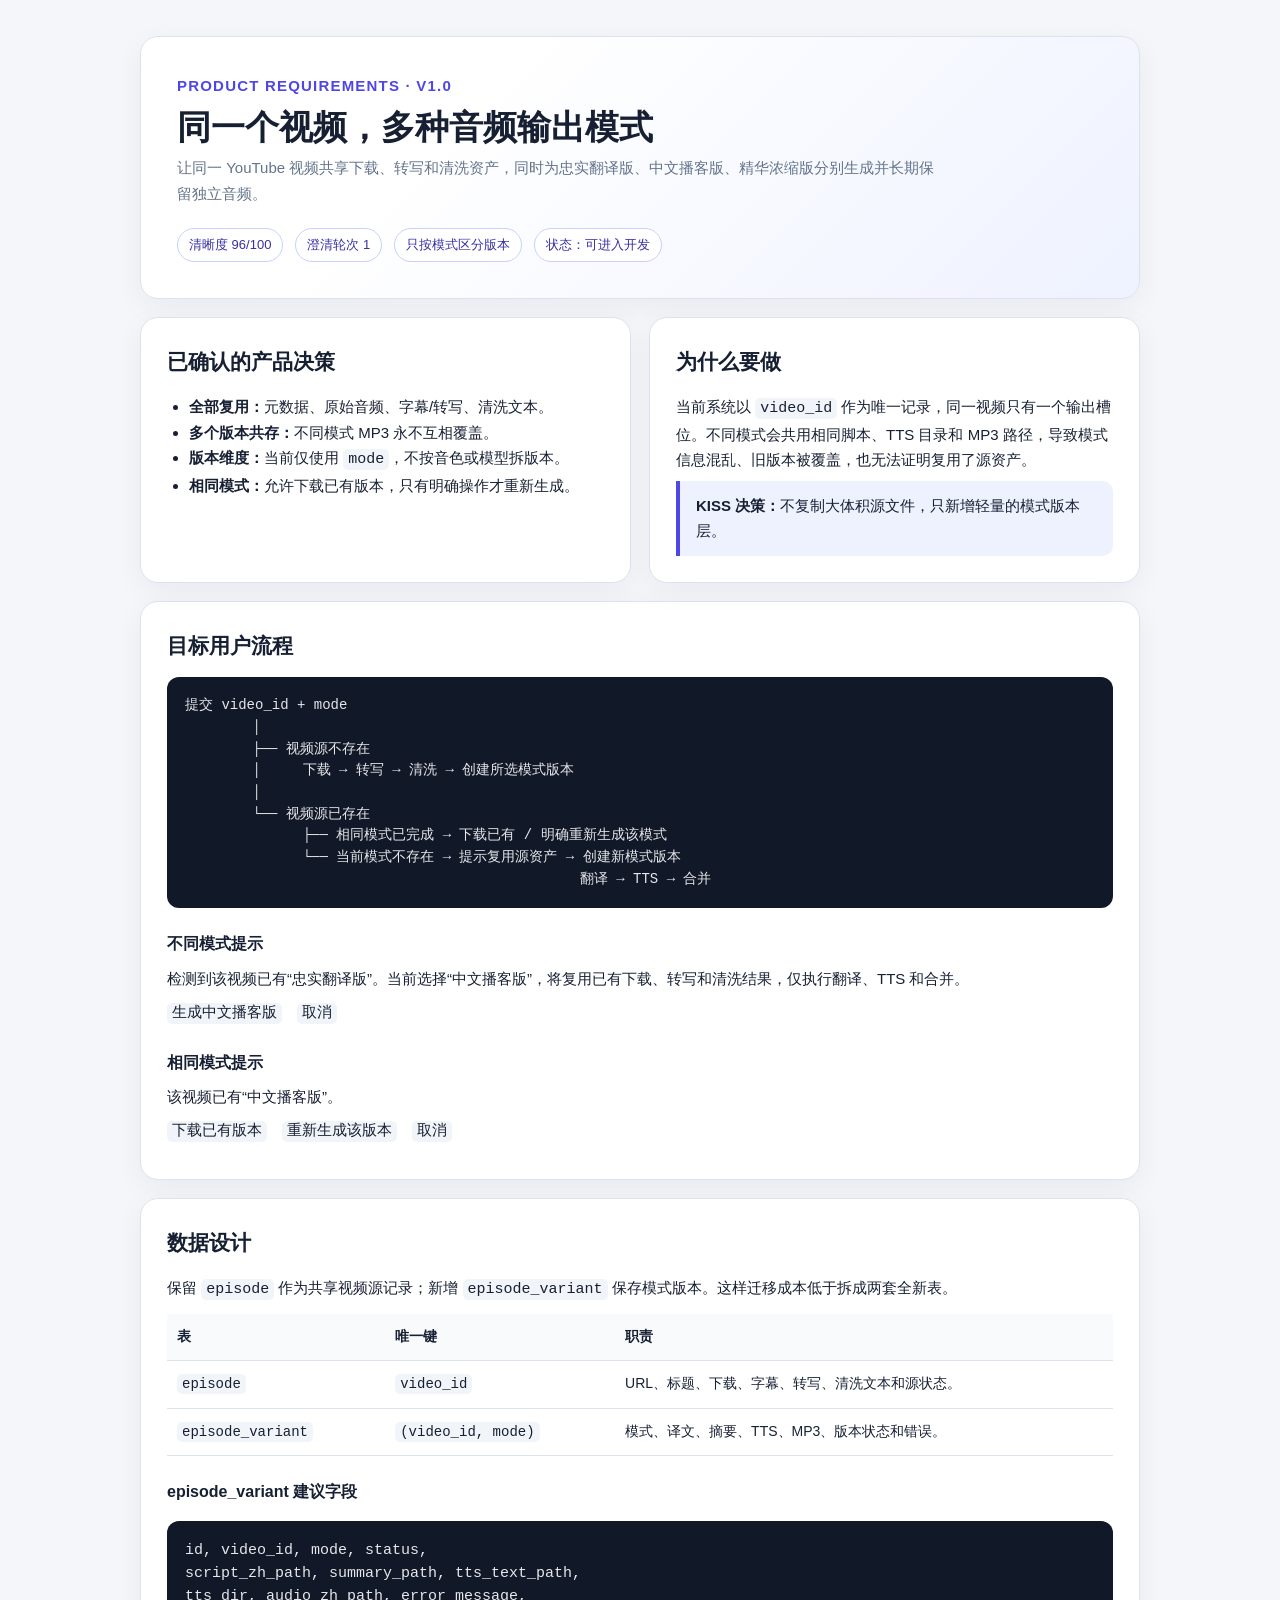
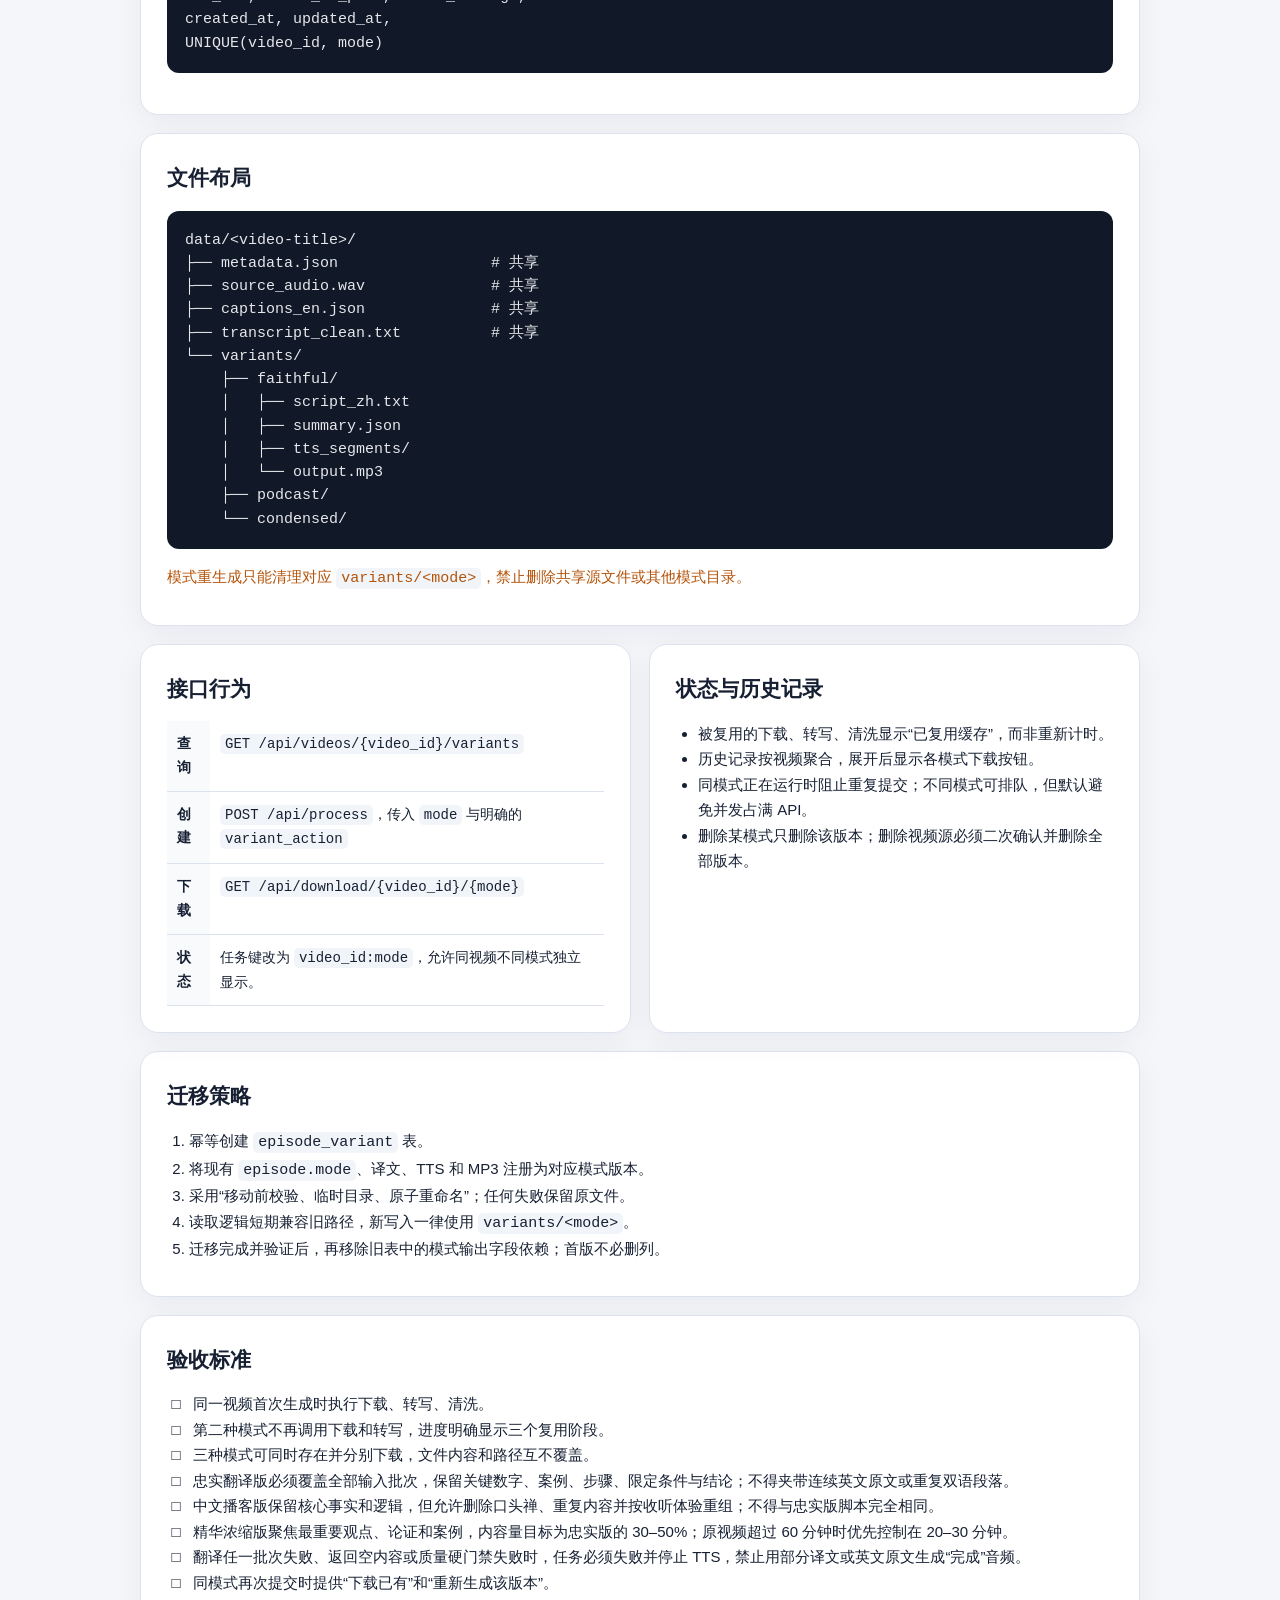
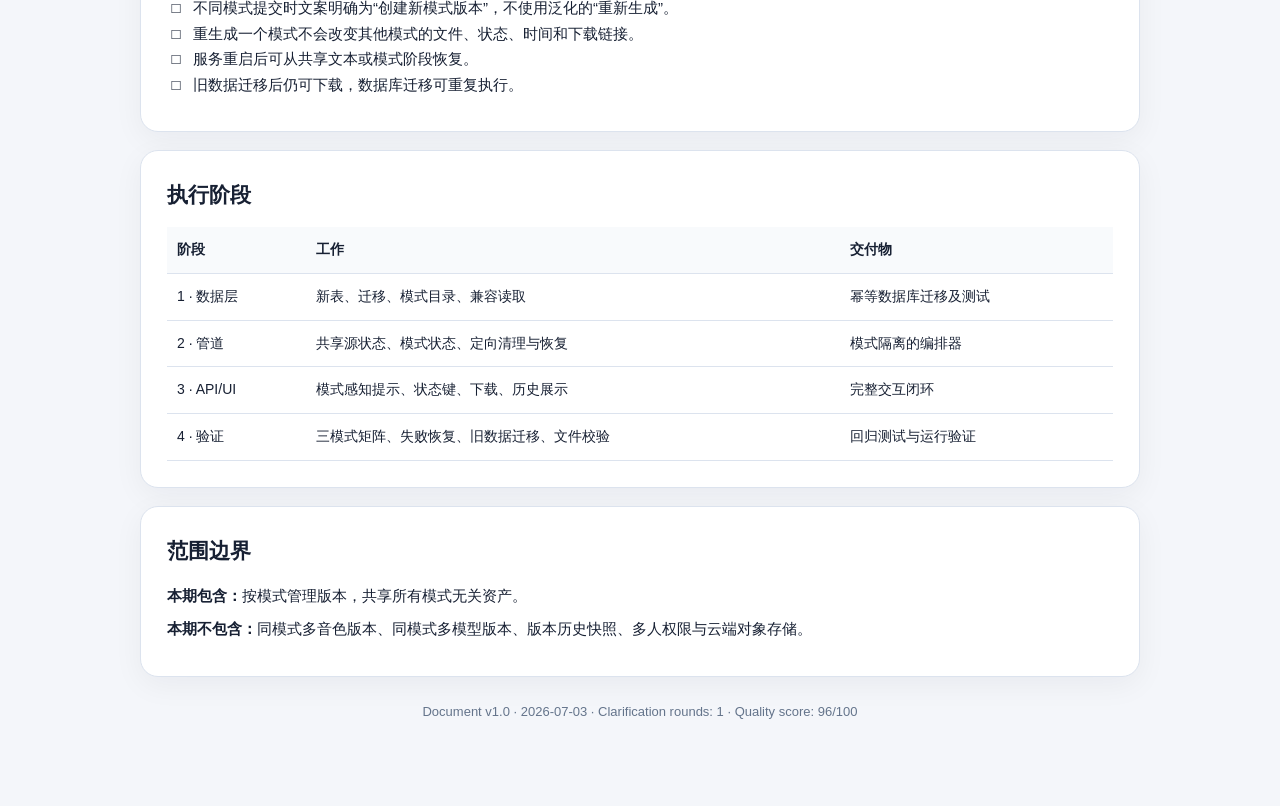
<file: docs/prds/multi-mode-audio-variants-v1.0-prd.html>
<!doctype html>
<html lang="zh-CN">
<head>
  <meta charset="utf-8">
  <meta name="viewport" content="width=device-width,initial-scale=1">
  <title>同视频多模式音频版本 · PRD v1.0</title>
  <style>
    :root{--ink:#172033;--muted:#64748b;--line:#dce3ee;--brand:#4f46e5;--soft:#eef2ff;--ok:#047857;--warn:#b45309}
    *{box-sizing:border-box} body{margin:0;background:#f4f6fa;color:var(--ink);font:15px/1.7 -apple-system,BlinkMacSystemFont,"PingFang SC","Microsoft YaHei",sans-serif}
    main{max-width:1040px;margin:36px auto;padding:0 20px 60px}.hero,.card{background:#fff;border:1px solid var(--line);border-radius:18px;box-shadow:0 8px 30px rgba(15,23,42,.05)}
    .hero{padding:36px;background:linear-gradient(135deg,#fff 30%,var(--soft))}.eyebrow{color:var(--brand);font-weight:750;letter-spacing:.08em}.hero h1{font-size:34px;line-height:1.2;margin:8px 0}.hero p{color:var(--muted);max-width:760px;margin:0}
    .meta{display:flex;gap:12px;flex-wrap:wrap;margin-top:22px}.pill{padding:5px 11px;border-radius:999px;background:#fff;border:1px solid #c7d2fe;color:#3730a3;font-size:13px}
    .grid{display:grid;grid-template-columns:repeat(2,minmax(0,1fr));gap:18px;margin-top:18px}.card{padding:26px;margin-top:18px}.grid .card{margin-top:0}
    h2{font-size:21px;margin:0 0 14px}h3{font-size:16px;margin:22px 0 8px}p{margin:8px 0}ul,ol{margin:8px 0;padding-left:22px}.ok{color:var(--ok)}.warn{color:var(--warn)}
    table{width:100%;border-collapse:collapse;margin-top:12px;font-size:14px}th,td{text-align:left;vertical-align:top;border-bottom:1px solid var(--line);padding:11px 10px}th{background:#f8fafc}
    pre{overflow:auto;background:#111827;color:#e5e7eb;padding:18px;border-radius:12px;line-height:1.55}.flow{font-size:14px}
    code{background:#f1f5f9;padding:2px 5px;border-radius:5px}.check li{list-style:"□  ";padding-left:4px}.decision{border-left:4px solid var(--brand);padding:12px 16px;background:var(--soft);border-radius:0 10px 10px 0}
    footer{text-align:center;color:var(--muted);font-size:13px;margin-top:24px}@media(max-width:760px){.grid{grid-template-columns:1fr}.hero{padding:26px}.hero h1{font-size:27px}}
  </style>
</head>
<body><main>
  <section class="hero">
    <div class="eyebrow">PRODUCT REQUIREMENTS · V1.0</div>
    <h1>同一个视频，多种音频输出模式</h1>
    <p>让同一 YouTube 视频共享下载、转写和清洗资产，同时为忠实翻译版、中文播客版、精华浓缩版分别生成并长期保留独立音频。</p>
    <div class="meta"><span class="pill">清晰度 96/100</span><span class="pill">澄清轮次 1</span><span class="pill">只按模式区分版本</span><span class="pill">状态：可进入开发</span></div>
  </section>

  <section class="grid">
    <article class="card"><h2>已确认的产品决策</h2><ul>
      <li><strong>全部复用：</strong>元数据、原始音频、字幕/转写、清洗文本。</li>
      <li><strong>多个版本共存：</strong>不同模式 MP3 永不互相覆盖。</li>
      <li><strong>版本维度：</strong>当前仅使用 <code>mode</code>，不按音色或模型拆版本。</li>
      <li><strong>相同模式：</strong>允许下载已有版本，只有明确操作才重新生成。</li>
    </ul></article>
    <article class="card"><h2>为什么要做</h2><p>当前系统以 <code>video_id</code> 作为唯一记录，同一视频只有一个输出槽位。不同模式会共用相同脚本、TTS 目录和 MP3 路径，导致模式信息混乱、旧版本被覆盖，也无法证明复用了源资产。</p><div class="decision"><strong>KISS 决策：</strong>不复制大体积源文件，只新增轻量的模式版本层。</div></article>
  </section>

  <section class="card"><h2>目标用户流程</h2>
    <pre class="flow">提交 video_id + mode
        │
        ├── 视频源不存在
        │     下载 → 转写 → 清洗 → 创建所选模式版本
        │
        └── 视频源已存在
              ├── 相同模式已完成 → 下载已有 / 明确重新生成该模式
              └── 当前模式不存在 → 提示复用源资产 → 创建新模式版本
                                               翻译 → TTS → 合并</pre>
    <h3>不同模式提示</h3><p>检测到该视频已有“忠实翻译版”。当前选择“中文播客版”，将复用已有下载、转写和清洗结果，仅执行翻译、TTS 和合并。</p><p><code>生成中文播客版</code>　<code>取消</code></p>
    <h3>相同模式提示</h3><p>该视频已有“中文播客版”。</p><p><code>下载已有版本</code>　<code>重新生成该版本</code>　<code>取消</code></p>
  </section>

  <section class="card"><h2>数据设计</h2>
    <p>保留 <code>episode</code> 作为共享视频源记录；新增 <code>episode_variant</code> 保存模式版本。这样迁移成本低于拆成两套全新表。</p>
    <table><thead><tr><th>表</th><th>唯一键</th><th>职责</th></tr></thead><tbody>
      <tr><td><code>episode</code></td><td><code>video_id</code></td><td>URL、标题、下载、字幕、转写、清洗文本和源状态。</td></tr>
      <tr><td><code>episode_variant</code></td><td><code>(video_id, mode)</code></td><td>模式、译文、摘要、TTS、MP3、版本状态和错误。</td></tr>
    </tbody></table>
    <h3>episode_variant 建议字段</h3>
    <pre>id, video_id, mode, status,
script_zh_path, summary_path, tts_text_path,
tts_dir, audio_zh_path, error_message,
created_at, updated_at,
UNIQUE(video_id, mode)</pre>
  </section>

  <section class="card"><h2>文件布局</h2>
    <pre>data/&lt;video-title&gt;/
├── metadata.json                 # 共享
├── source_audio.wav              # 共享
├── captions_en.json              # 共享
├── transcript_clean.txt          # 共享
└── variants/
    ├── faithful/
    │   ├── script_zh.txt
    │   ├── summary.json
    │   ├── tts_segments/
    │   └── output.mp3
    ├── podcast/
    └── condensed/</pre>
    <p class="warn">模式重生成只能清理对应 <code>variants/&lt;mode&gt;</code>，禁止删除共享源文件或其他模式目录。</p>
  </section>

  <section class="grid">
    <article class="card"><h2>接口行为</h2><table><tbody>
      <tr><th>查询</th><td><code>GET /api/videos/{video_id}/variants</code></td></tr>
      <tr><th>创建</th><td><code>POST /api/process</code>，传入 <code>mode</code> 与明确的 <code>variant_action</code></td></tr>
      <tr><th>下载</th><td><code>GET /api/download/{video_id}/{mode}</code></td></tr>
      <tr><th>状态</th><td>任务键改为 <code>video_id:mode</code>，允许同视频不同模式独立显示。</td></tr>
    </tbody></table></article>
    <article class="card"><h2>状态与历史记录</h2><ul>
      <li>被复用的下载、转写、清洗显示“已复用缓存”，而非重新计时。</li>
      <li>历史记录按视频聚合，展开后显示各模式下载按钮。</li>
      <li>同模式正在运行时阻止重复提交；不同模式可排队，但默认避免并发占满 API。</li>
      <li>删除某模式只删除该版本；删除视频源必须二次确认并删除全部版本。</li>
    </ul></article>
  </section>

  <section class="card"><h2>迁移策略</h2><ol>
    <li>幂等创建 <code>episode_variant</code> 表。</li>
    <li>将现有 <code>episode.mode</code>、译文、TTS 和 MP3 注册为对应模式版本。</li>
    <li>采用“移动前校验、临时目录、原子重命名”；任何失败保留原文件。</li>
    <li>读取逻辑短期兼容旧路径，新写入一律使用 <code>variants/&lt;mode&gt;</code>。</li>
    <li>迁移完成并验证后，再移除旧表中的模式输出字段依赖；首版不必删列。</li>
  </section>

  <section class="card"><h2>验收标准</h2><ul class="check">
    <li>同一视频首次生成时执行下载、转写、清洗。</li>
    <li>第二种模式不再调用下载和转写，进度明确显示三个复用阶段。</li>
    <li>三种模式可同时存在并分别下载，文件内容和路径互不覆盖。</li>
    <li>忠实翻译版必须覆盖全部输入批次，保留关键数字、案例、步骤、限定条件与结论；不得夹带连续英文原文或重复双语段落。</li>
    <li>中文播客版保留核心事实和逻辑，但允许删除口头禅、重复内容并按收听体验重组；不得与忠实版脚本完全相同。</li>
    <li>精华浓缩版聚焦最重要观点、论证和案例，内容量目标为忠实版的 30–50%；原视频超过 60 分钟时优先控制在 20–30 分钟。</li>
    <li>翻译任一批次失败、返回空内容或质量硬门禁失败时，任务必须失败并停止 TTS，禁止用部分译文或英文原文生成“完成”音频。</li>
    <li>同模式再次提交时提供“下载已有”和“重新生成该版本”。</li>
    <li>不同模式提交时文案明确为“创建新模式版本”，不使用泛化的“重新生成”。</li>
    <li>重生成一个模式不会改变其他模式的文件、状态、时间和下载链接。</li>
    <li>服务重启后可从共享文本或模式阶段恢复。</li>
    <li>旧数据迁移后仍可下载，数据库迁移可重复执行。</li>
  </ul></section>

  <section class="card"><h2>执行阶段</h2><table><thead><tr><th>阶段</th><th>工作</th><th>交付物</th></tr></thead><tbody>
    <tr><td>1 · 数据层</td><td>新表、迁移、模式目录、兼容读取</td><td>幂等数据库迁移及测试</td></tr>
    <tr><td>2 · 管道</td><td>共享源状态、模式状态、定向清理与恢复</td><td>模式隔离的编排器</td></tr>
    <tr><td>3 · API/UI</td><td>模式感知提示、状态键、下载、历史展示</td><td>完整交互闭环</td></tr>
    <tr><td>4 · 验证</td><td>三模式矩阵、失败恢复、旧数据迁移、文件校验</td><td>回归测试与运行验证</td></tr>
  </tbody></table></section>

  <section class="card"><h2>范围边界</h2><p><strong>本期包含：</strong>按模式管理版本，共享所有模式无关资产。</p><p><strong>本期不包含：</strong>同模式多音色版本、同模式多模型版本、版本历史快照、多人权限与云端对象存储。</p></section>
  <footer>Document v1.0 · 2026-07-03 · Clarification rounds: 1 · Quality score: 96/100</footer>
</main></body></html>
</file>
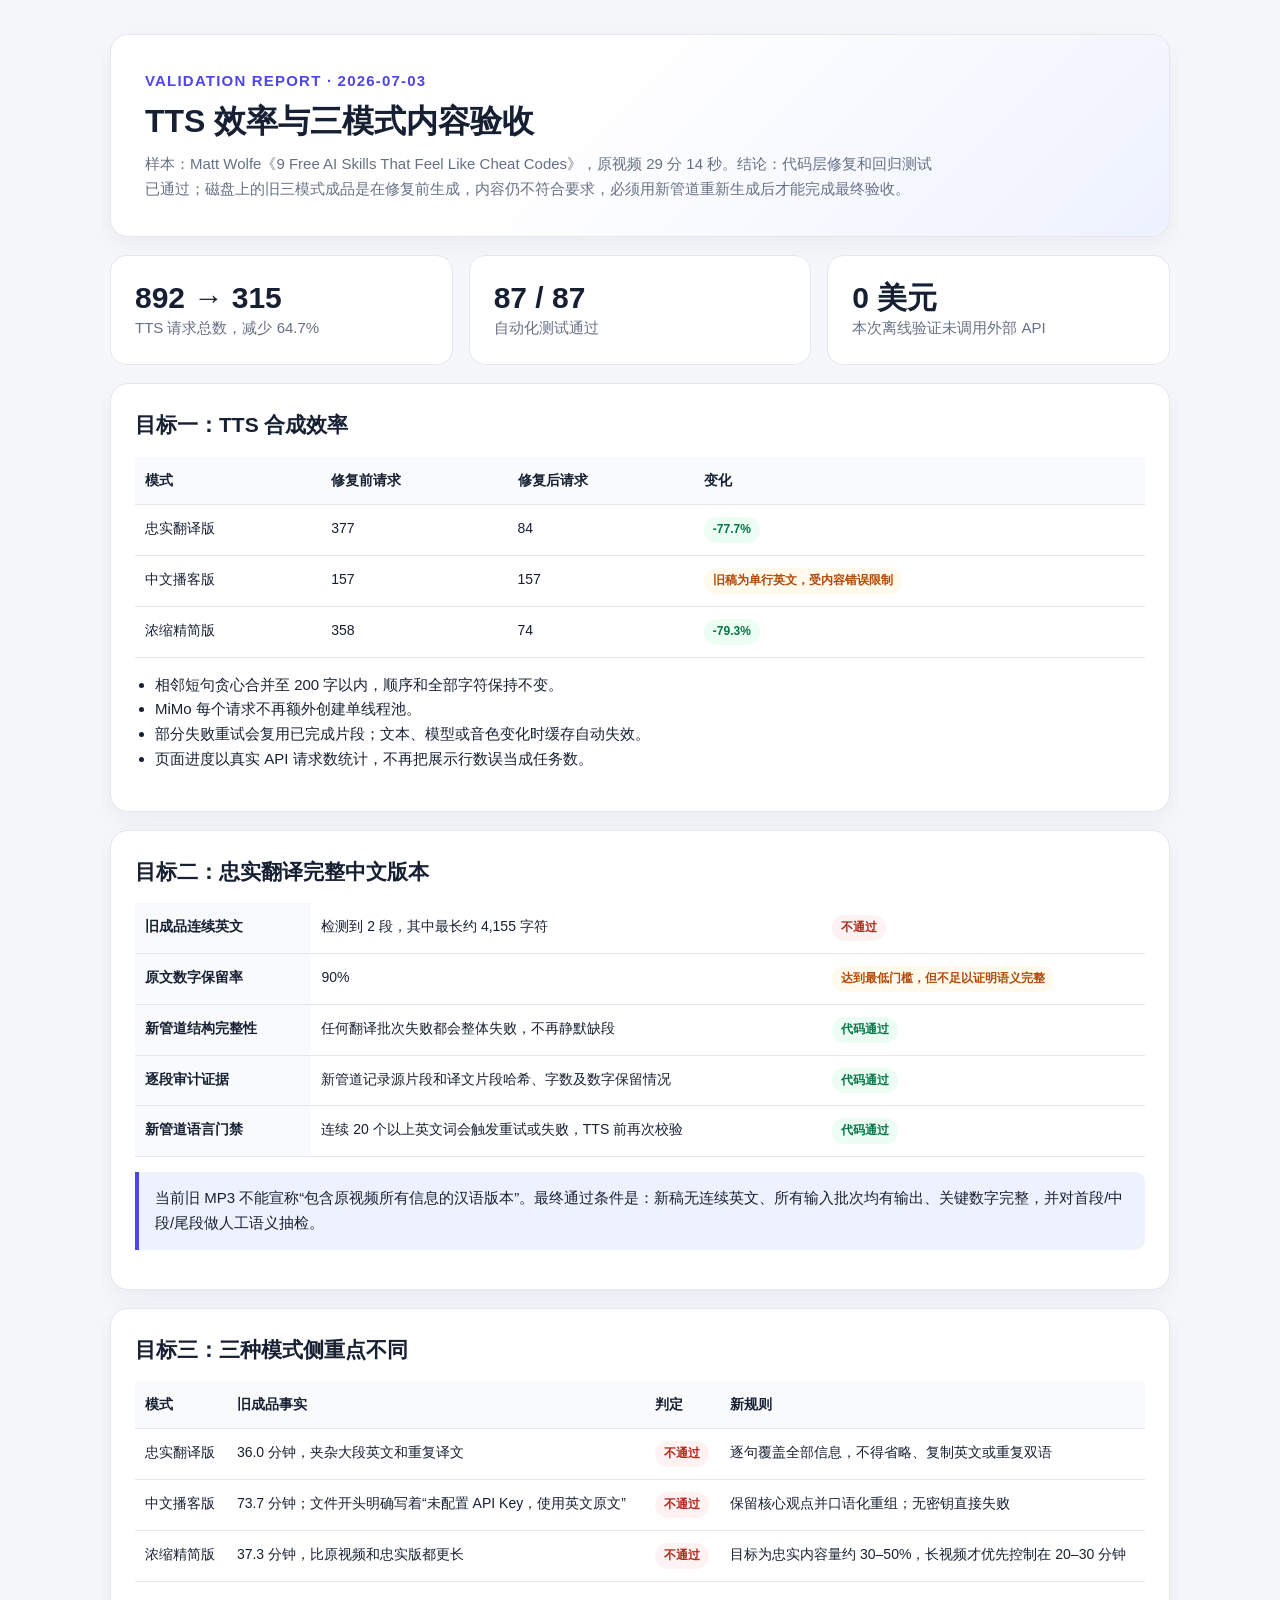
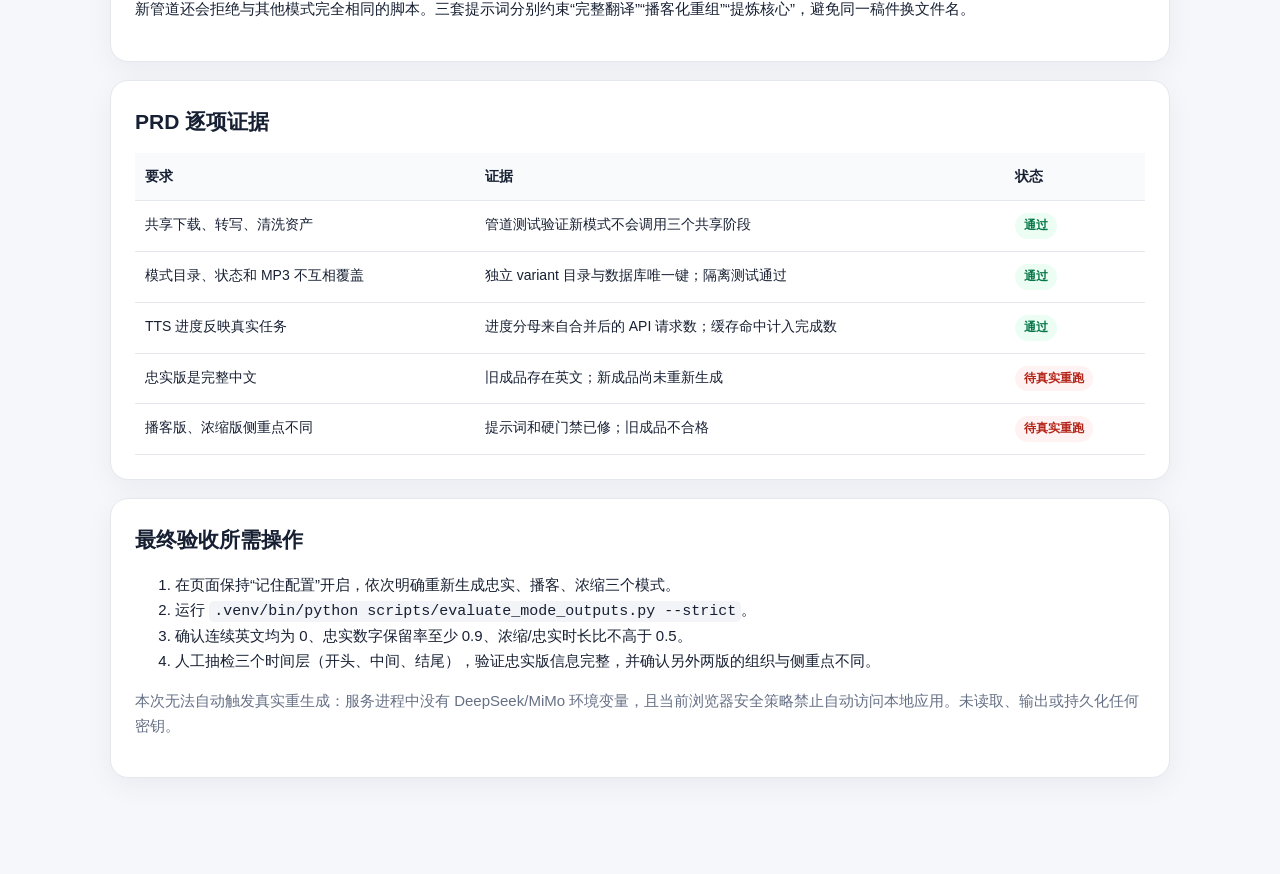
<file: docs/reports/2026-07-03-mode-output-validation.html>
<!doctype html>
<html lang="zh-CN">
<head>
  <meta charset="utf-8">
  <meta name="viewport" content="width=device-width,initial-scale=1">
  <title>video2listener · TTS 与三模式输出验收</title>
  <style>
    :root{--ink:#172033;--muted:#667085;--line:#e4e7ec;--bg:#f5f7fb;--card:#fff;--brand:#4f46e5;--ok:#067647;--bad:#b42318;--warn:#b54708;--soft:#eef2ff}
    *{box-sizing:border-box}body{margin:0;background:var(--bg);color:var(--ink);font:15px/1.65 -apple-system,BlinkMacSystemFont,"PingFang SC","Microsoft YaHei",sans-serif}
    main{max-width:1100px;margin:34px auto;padding:0 20px 64px}.hero,.card{background:var(--card);border:1px solid var(--line);border-radius:18px;box-shadow:0 8px 28px rgba(16,24,40,.05)}
    .hero{padding:34px;background:linear-gradient(135deg,#fff 42%,var(--soft))}.eyebrow{font-weight:800;letter-spacing:.08em;color:var(--brand)}h1{font-size:32px;line-height:1.2;margin:8px 0 12px}h2{font-size:21px;margin:0 0 14px}.hero p{max-width:800px;color:var(--muted);margin:0}
    .grid{display:grid;grid-template-columns:repeat(3,minmax(0,1fr));gap:16px;margin:18px 0}.metric,.card{padding:24px}.metric{background:#fff;border:1px solid var(--line);border-radius:16px}.metric strong{display:block;font-size:30px;line-height:1.2}.metric span{color:var(--muted)}
    .card{margin-top:18px}table{width:100%;border-collapse:collapse;font-size:14px}th,td{text-align:left;vertical-align:top;padding:12px 10px;border-bottom:1px solid var(--line)}th{background:#f8fafc}.tag{display:inline-block;padding:3px 9px;border-radius:999px;font-weight:700;font-size:12px}.ok{color:var(--ok);background:#ecfdf3}.bad{color:var(--bad);background:#fef3f2}.warn{color:var(--warn);background:#fffaeb}code{padding:2px 5px;border-radius:5px;background:#f2f4f7}.callout{border-left:4px solid var(--brand);background:var(--soft);padding:14px 16px;border-radius:0 10px 10px 0}.muted{color:var(--muted)}ul{padding-left:20px}@media(max-width:760px){.grid{grid-template-columns:1fr}h1{font-size:26px}.card{overflow:auto}}
  </style>
</head>
<body><main>
  <section class="hero">
    <div class="eyebrow">VALIDATION REPORT · 2026-07-03</div>
    <h1>TTS 效率与三模式内容验收</h1>
    <p>样本：Matt Wolfe《9 Free AI Skills That Feel Like Cheat Codes》，原视频 29 分 14 秒。结论：代码层修复和回归测试已通过；磁盘上的旧三模式成品是在修复前生成，内容仍不符合要求，必须用新管道重新生成后才能完成最终验收。</p>
  </section>

  <section class="grid">
    <div class="metric"><strong>892 → 315</strong><span>TTS 请求总数，减少 64.7%</span></div>
    <div class="metric"><strong>87 / 87</strong><span>自动化测试通过</span></div>
    <div class="metric"><strong>0 美元</strong><span>本次离线验证未调用外部 API</span></div>
  </section>

  <section class="card"><h2>目标一：TTS 合成效率</h2>
    <table><thead><tr><th>模式</th><th>修复前请求</th><th>修复后请求</th><th>变化</th></tr></thead><tbody>
      <tr><td>忠实翻译版</td><td>377</td><td>84</td><td><span class="tag ok">-77.7%</span></td></tr>
      <tr><td>中文播客版</td><td>157</td><td>157</td><td><span class="tag warn">旧稿为单行英文，受内容错误限制</span></td></tr>
      <tr><td>浓缩精简版</td><td>358</td><td>74</td><td><span class="tag ok">-79.3%</span></td></tr>
    </tbody></table>
    <ul>
      <li>相邻短句贪心合并至 200 字以内，顺序和全部字符保持不变。</li>
      <li>MiMo 每个请求不再额外创建单线程池。</li>
      <li>部分失败重试会复用已完成片段；文本、模型或音色变化时缓存自动失效。</li>
      <li>页面进度以真实 API 请求数统计，不再把展示行数误当成任务数。</li>
    </ul>
  </section>

  <section class="card"><h2>目标二：忠实翻译完整中文版本</h2>
    <table><tbody>
      <tr><th>旧成品连续英文</th><td>检测到 2 段，其中最长约 4,155 字符</td><td><span class="tag bad">不通过</span></td></tr>
      <tr><th>原文数字保留率</th><td>90%</td><td><span class="tag warn">达到最低门槛，但不足以证明语义完整</span></td></tr>
      <tr><th>新管道结构完整性</th><td>任何翻译批次失败都会整体失败，不再静默缺段</td><td><span class="tag ok">代码通过</span></td></tr>
      <tr><th>逐段审计证据</th><td>新管道记录源片段和译文片段哈希、字数及数字保留情况</td><td><span class="tag ok">代码通过</span></td></tr>
      <tr><th>新管道语言门禁</th><td>连续 20 个以上英文词会触发重试或失败，TTS 前再次校验</td><td><span class="tag ok">代码通过</span></td></tr>
    </tbody></table>
    <p class="callout">当前旧 MP3 不能宣称“包含原视频所有信息的汉语版本”。最终通过条件是：新稿无连续英文、所有输入批次均有输出、关键数字完整，并对首段/中段/尾段做人工语义抽检。</p>
  </section>

  <section class="card"><h2>目标三：三种模式侧重点不同</h2>
    <table><thead><tr><th>模式</th><th>旧成品事实</th><th>判定</th><th>新规则</th></tr></thead><tbody>
      <tr><td>忠实翻译版</td><td>36.0 分钟，夹杂大段英文和重复译文</td><td><span class="tag bad">不通过</span></td><td>逐句覆盖全部信息，不得省略、复制英文或重复双语</td></tr>
      <tr><td>中文播客版</td><td>73.7 分钟；文件开头明确写着“未配置 API Key，使用英文原文”</td><td><span class="tag bad">不通过</span></td><td>保留核心观点并口语化重组；无密钥直接失败</td></tr>
      <tr><td>浓缩精简版</td><td>37.3 分钟，比原视频和忠实版都更长</td><td><span class="tag bad">不通过</span></td><td>目标为忠实内容量约 30–50%，长视频才优先控制在 20–30 分钟</td></tr>
    </tbody></table>
    <p>新管道还会拒绝与其他模式完全相同的脚本。三套提示词分别约束“完整翻译”“播客化重组”“提炼核心”，避免同一稿件换文件名。</p>
  </section>

  <section class="card"><h2>PRD 逐项证据</h2>
    <table><thead><tr><th>要求</th><th>证据</th><th>状态</th></tr></thead><tbody>
      <tr><td>共享下载、转写、清洗资产</td><td>管道测试验证新模式不会调用三个共享阶段</td><td><span class="tag ok">通过</span></td></tr>
      <tr><td>模式目录、状态和 MP3 不互相覆盖</td><td>独立 variant 目录与数据库唯一键；隔离测试通过</td><td><span class="tag ok">通过</span></td></tr>
      <tr><td>TTS 进度反映真实任务</td><td>进度分母来自合并后的 API 请求数；缓存命中计入完成数</td><td><span class="tag ok">通过</span></td></tr>
      <tr><td>忠实版是完整中文</td><td>旧成品存在英文；新成品尚未重新生成</td><td><span class="tag bad">待真实重跑</span></td></tr>
      <tr><td>播客版、浓缩版侧重点不同</td><td>提示词和硬门禁已修；旧成品不合格</td><td><span class="tag bad">待真实重跑</span></td></tr>
    </tbody></table>
  </section>

  <section class="card"><h2>最终验收所需操作</h2>
    <ol>
      <li>在页面保持“记住配置”开启，依次明确重新生成忠实、播客、浓缩三个模式。</li>
      <li>运行 <code>.venv/bin/python scripts/evaluate_mode_outputs.py --strict</code>。</li>
      <li>确认连续英文均为 0、忠实数字保留率至少 0.9、浓缩/忠实时长比不高于 0.5。</li>
      <li>人工抽检三个时间层（开头、中间、结尾），验证忠实版信息完整，并确认另外两版的组织与侧重点不同。</li>
    </ol>
    <p class="muted">本次无法自动触发真实重生成：服务进程中没有 DeepSeek/MiMo 环境变量，且当前浏览器安全策略禁止自动访问本地应用。未读取、输出或持久化任何密钥。</p>
  </section>
</main></body></html>
</file>
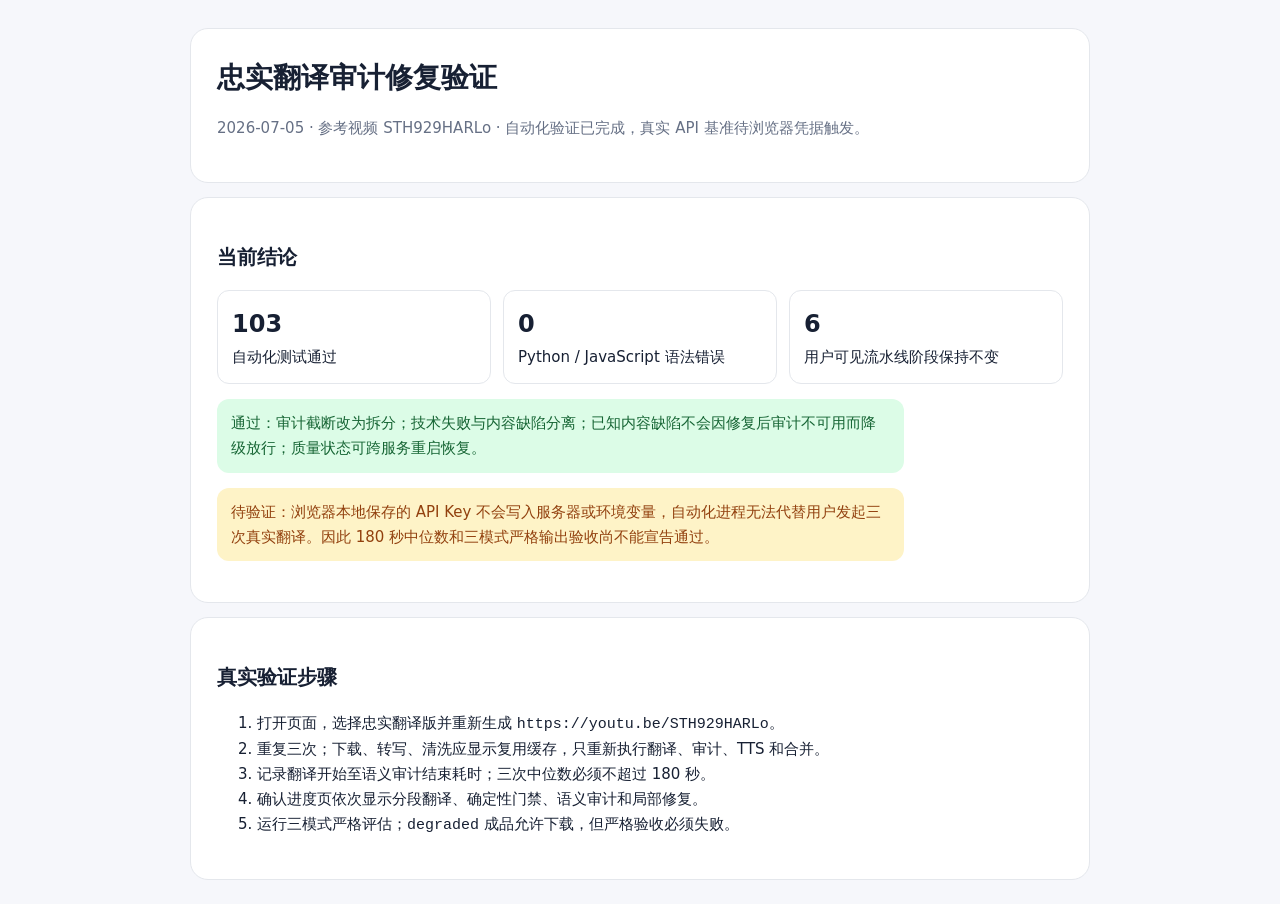
<file: docs/reports/2026-07-05-faithful-audit-validation.html>
<!doctype html>
<html lang="zh-CN">
<head>
  <meta charset="utf-8">
  <meta name="viewport" content="width=device-width,initial-scale=1">
  <title>忠实翻译审计修复验证</title>
  <style>
    :root{color-scheme:light dark;--bg:#f6f7fb;--card:#fff;--text:#172033;--muted:#667085;--ok:#166534;--okbg:#dcfce7;--warn:#92400e;--warnbg:#fef3c7;--border:#e4e7ec}
    @media(prefers-color-scheme:dark){:root{--bg:#111827;--card:#1f2937;--text:#f3f4f6;--muted:#cbd5e1;--border:#374151;--okbg:#153c28;--ok:#86efac;--warnbg:#49320d;--warn:#fde68a}}
    *{box-sizing:border-box}body{margin:0;background:var(--bg);color:var(--text);font:15px/1.65 system-ui,-apple-system,"PingFang SC",sans-serif}main{width:min(900px,calc(100% - 28px));margin:28px auto}header,section{background:var(--card);border:1px solid var(--border);border-radius:18px;padding:26px;margin:14px 0}h1{margin:0 0 6px;font-size:28px}h2{font-size:20px}p{max-width:72ch}.muted{color:var(--muted)}.grid{display:grid;grid-template-columns:repeat(3,1fr);gap:12px}.metric{padding:14px;border:1px solid var(--border);border-radius:12px}.metric b{display:block;font-size:24px}.ok,.warn{padding:12px 14px;border-radius:12px}.ok{background:var(--okbg);color:var(--ok)}.warn{background:var(--warnbg);color:var(--warn)}code{font-family:ui-monospace,SFMono-Regular,monospace}@media(max-width:650px){.grid{grid-template-columns:1fr}}
  </style>
</head>
<body><main>
  <header>
    <h1>忠实翻译审计修复验证</h1>
    <p class="muted">2026-07-05 · 参考视频 STH929HARLo · 自动化验证已完成，真实 API 基准待浏览器凭据触发。</p>
  </header>
  <section>
    <h2>当前结论</h2>
    <div class="grid">
      <div class="metric"><b>103</b><span>自动化测试通过</span></div>
      <div class="metric"><b>0</b><span>Python / JavaScript 语法错误</span></div>
      <div class="metric"><b>6</b><span>用户可见流水线阶段保持不变</span></div>
    </div>
    <p class="ok">通过：审计截断改为拆分；技术失败与内容缺陷分离；已知内容缺陷不会因修复后审计不可用而降级放行；质量状态可跨服务重启恢复。</p>
    <p class="warn">待验证：浏览器本地保存的 API Key 不会写入服务器或环境变量，自动化进程无法代替用户发起三次真实翻译。因此 180 秒中位数和三模式严格输出验收尚不能宣告通过。</p>
  </section>
  <section>
    <h2>真实验证步骤</h2>
    <ol>
      <li>打开页面，选择忠实翻译版并重新生成 <code>https://youtu.be/STH929HARLo</code>。</li>
      <li>重复三次；下载、转写、清洗应显示复用缓存，只重新执行翻译、审计、TTS 和合并。</li>
      <li>记录翻译开始至语义审计结束耗时；三次中位数必须不超过 180 秒。</li>
      <li>确认进度页依次显示分段翻译、确定性门禁、语义审计和局部修复。</li>
      <li>运行三模式严格评估；<code>degraded</code> 成品允许下载，但严格验收必须失败。</li>
    </ol>
  </section>
</main></body></html>
</file>
